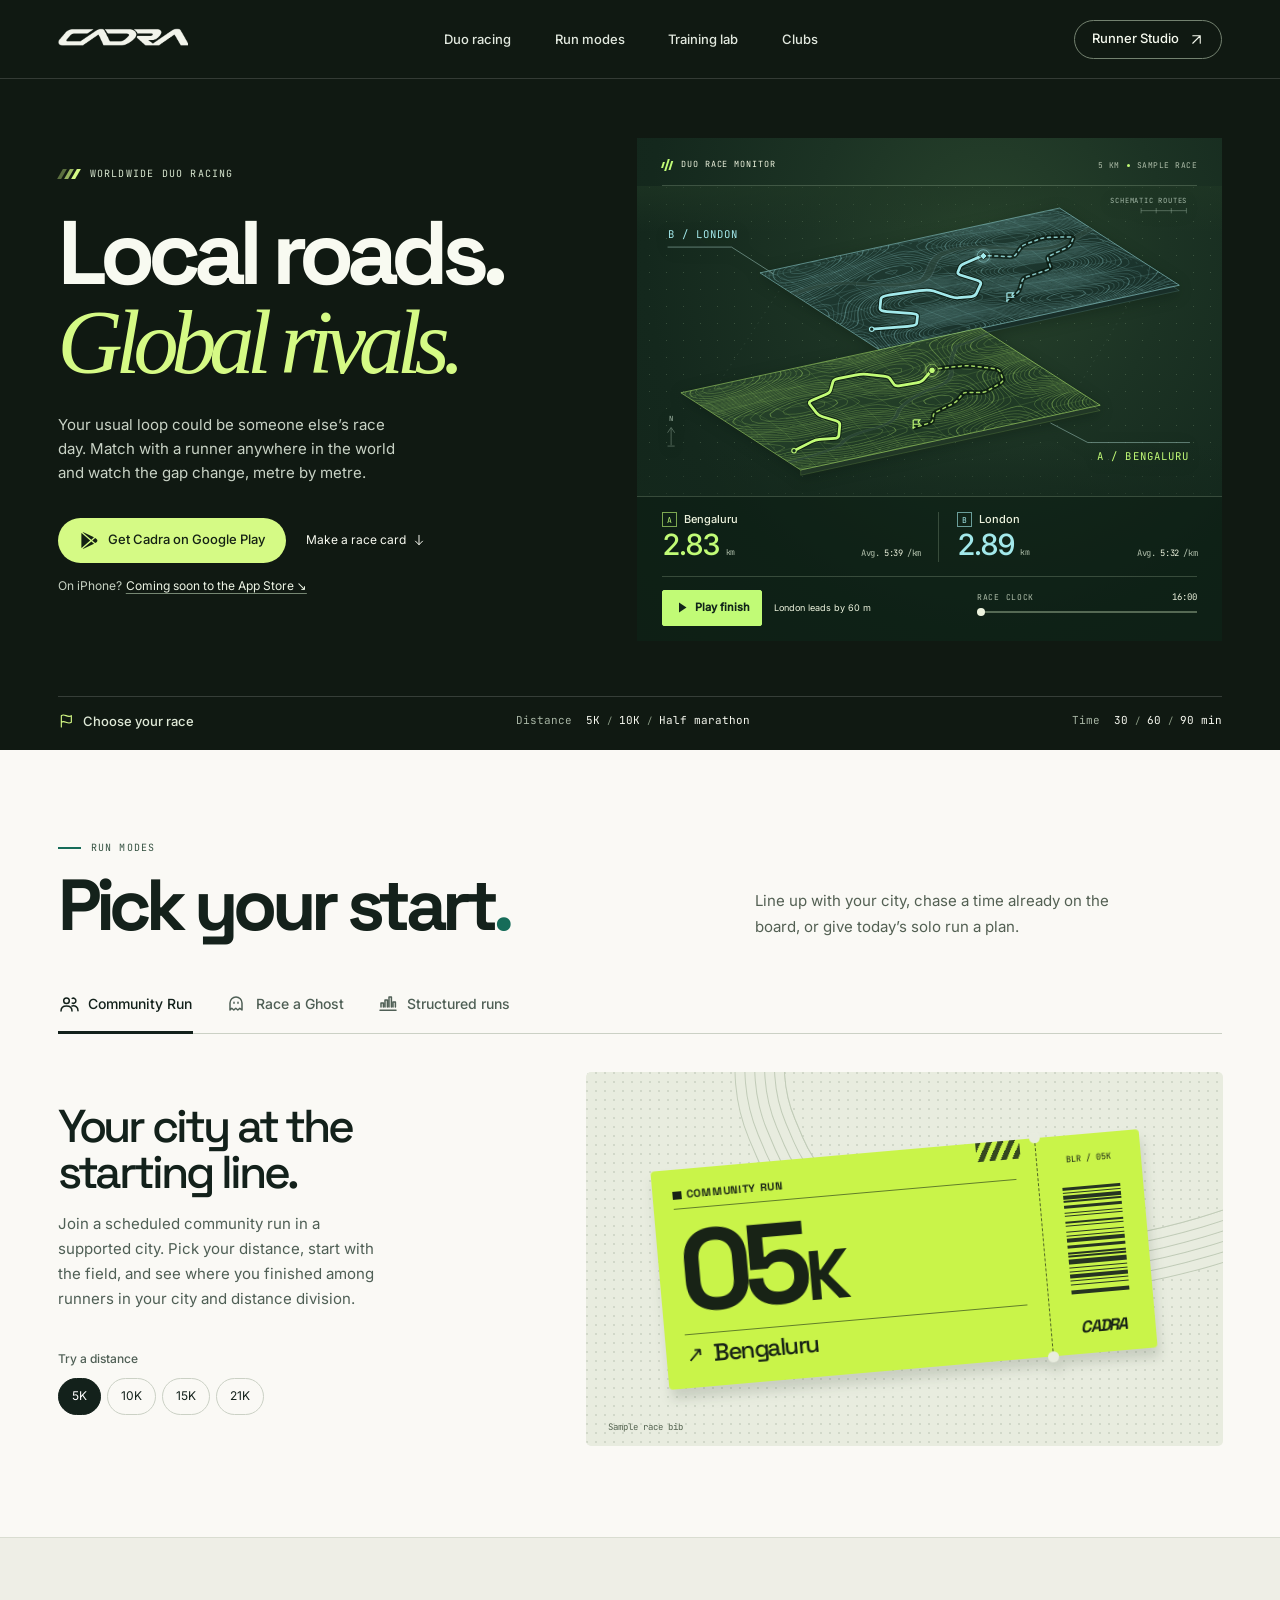
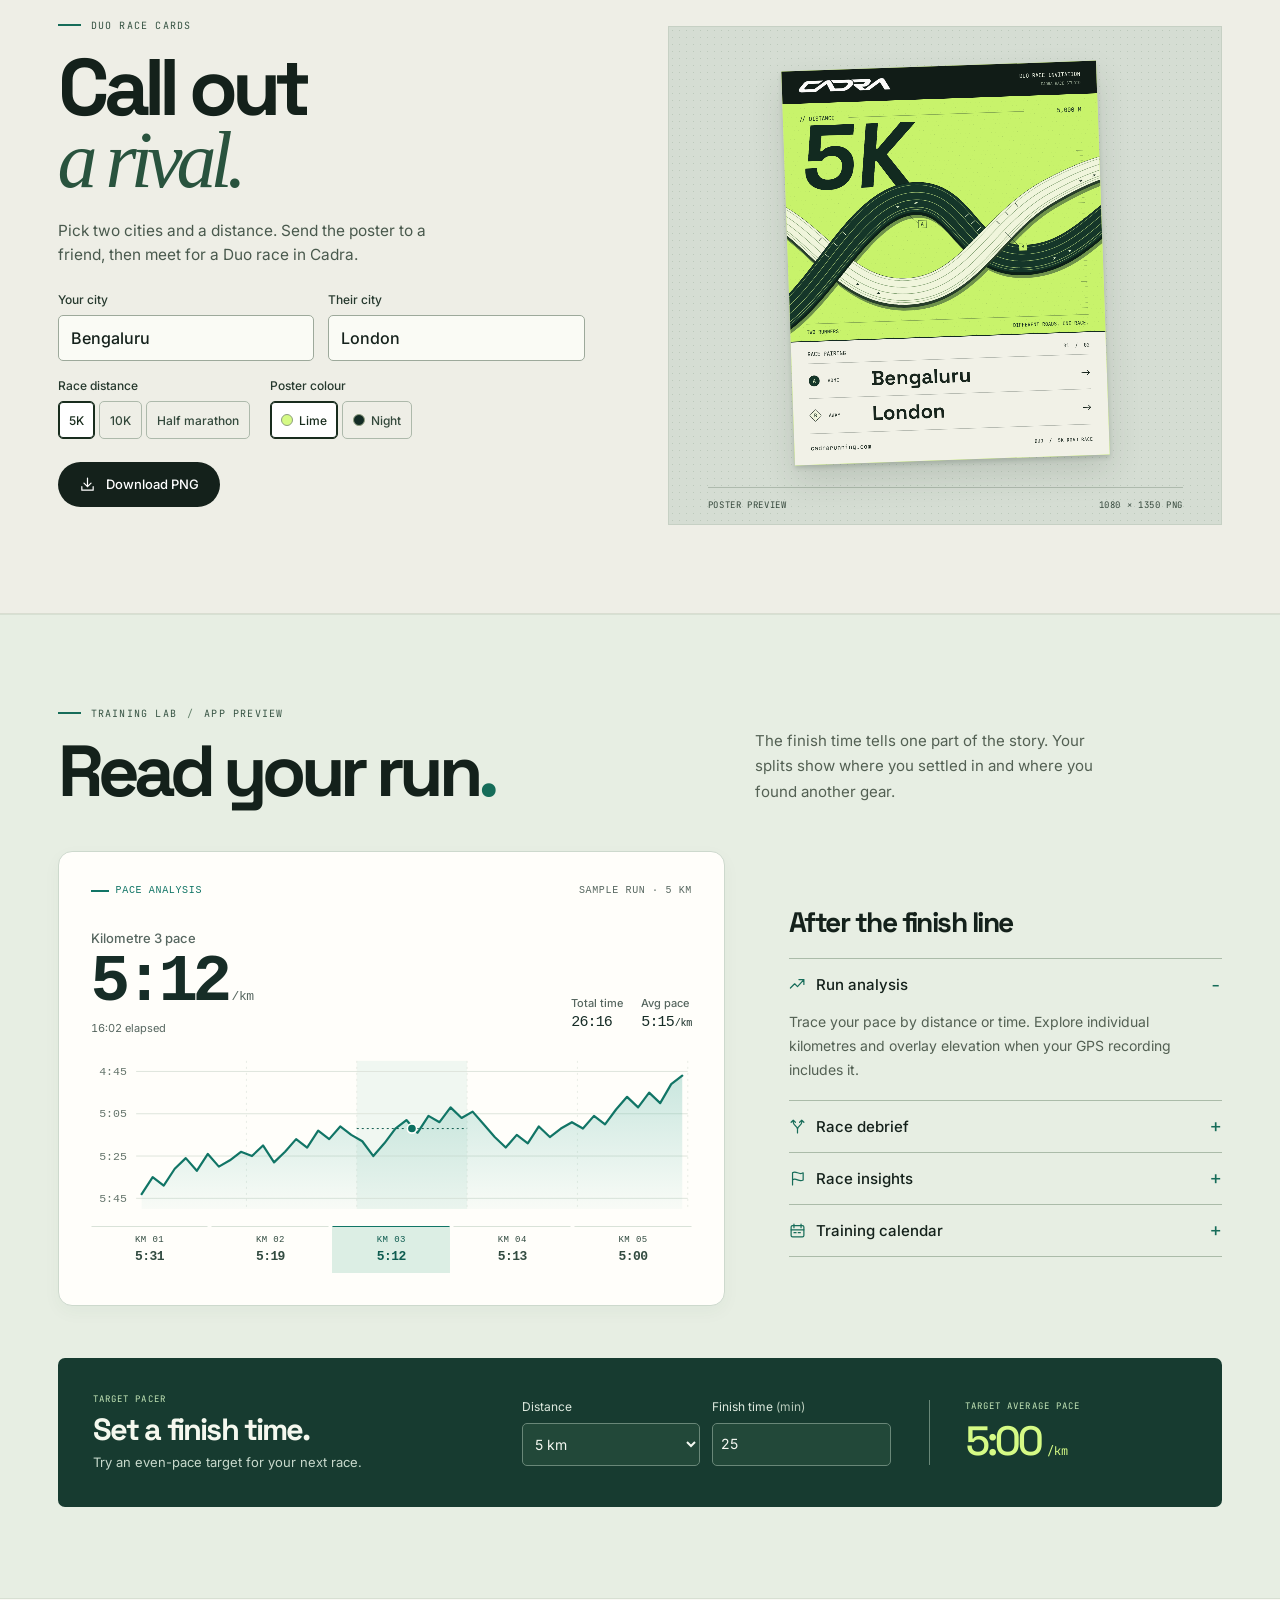
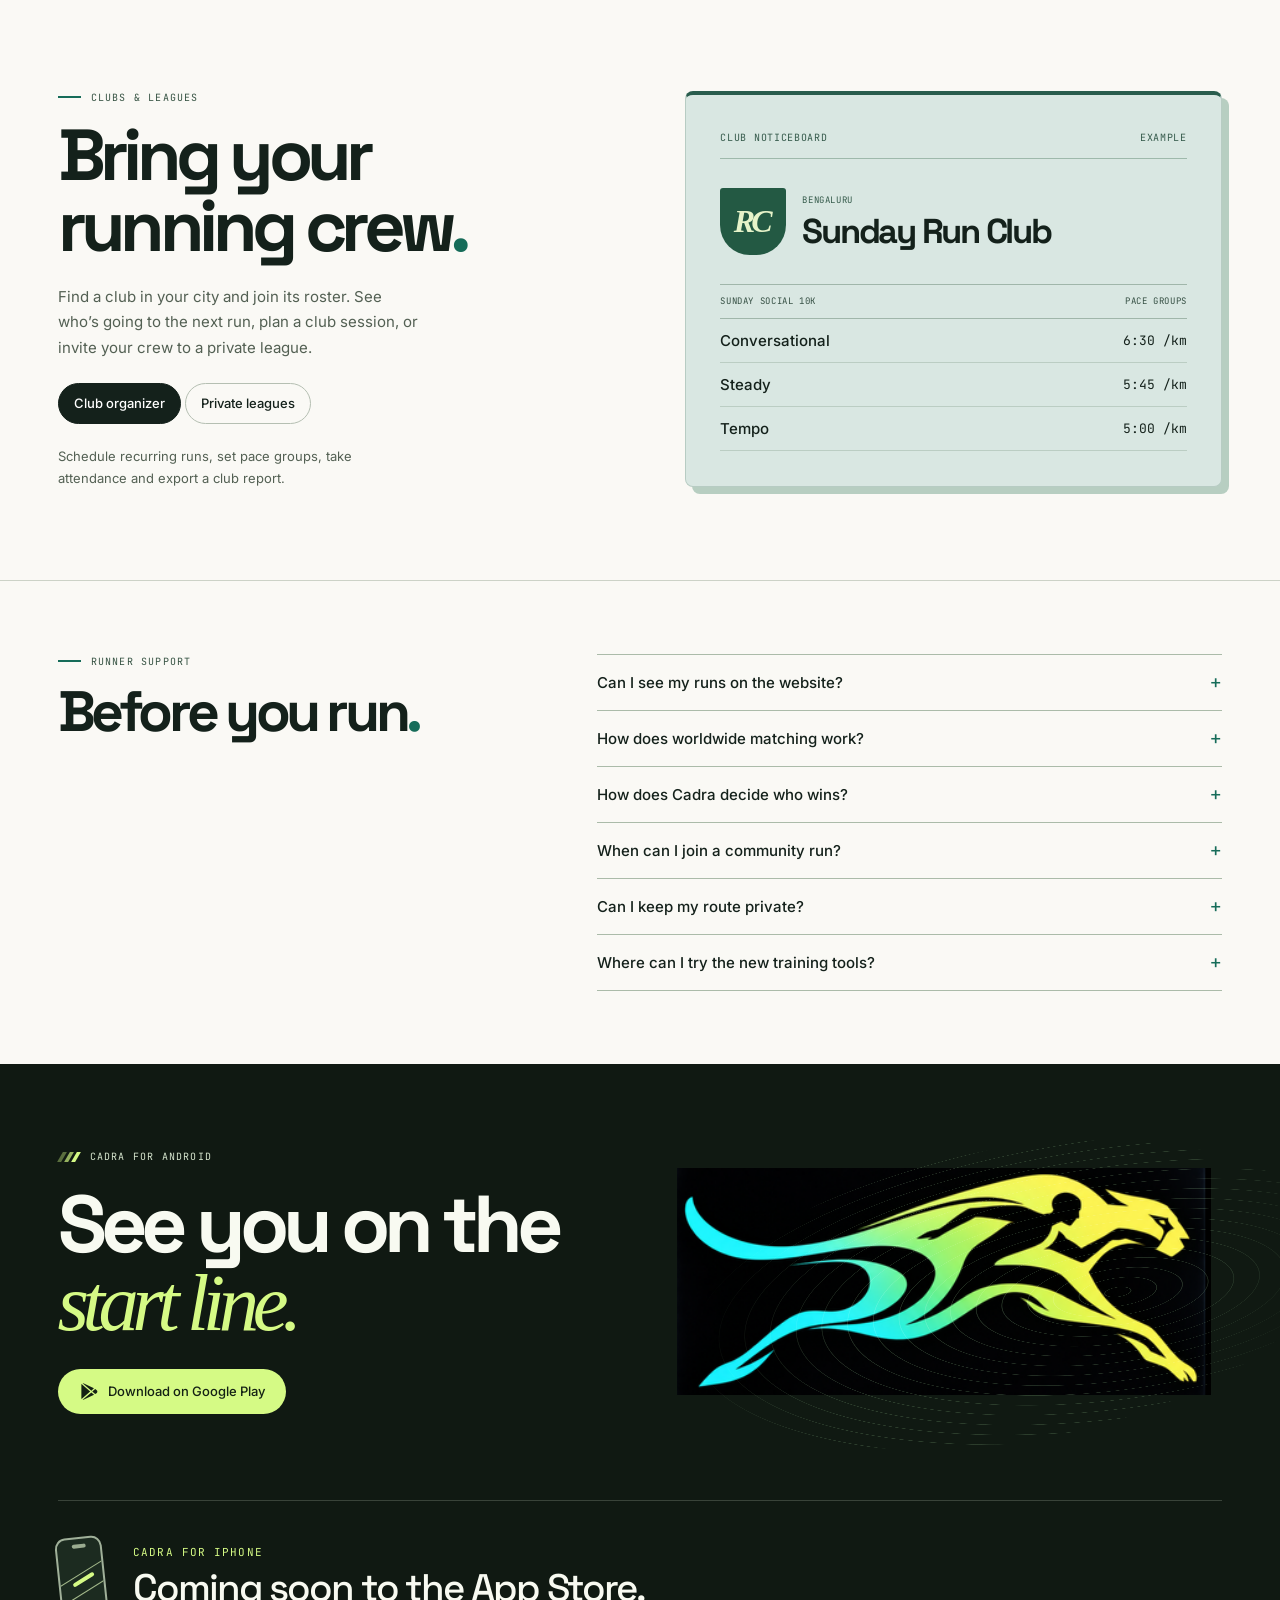
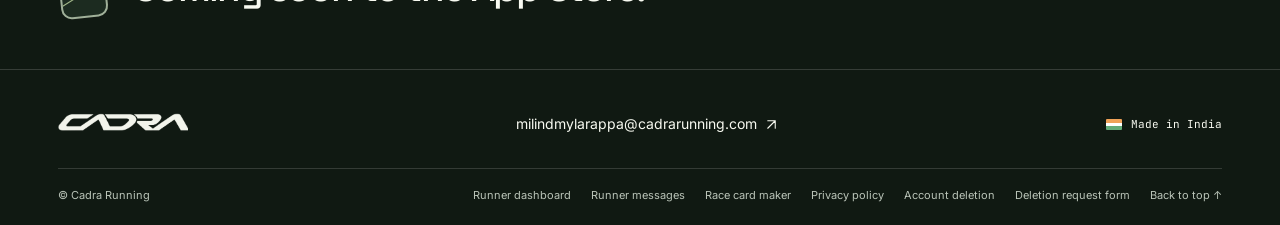
<file: index.html>
<!doctype html>
<html lang="en">
<head>
  <meta charset="utf-8">
  <meta name="viewport" content="width=device-width, initial-scale=1, viewport-fit=cover">
  <meta name="theme-color" content="#101912">
  <meta name="description" content="Race a runner anywhere in the world, join a city start line, or chase a past performance. Explore Cadra’s running modes and new training tools.">
  <meta property="og:title" content="Cadra Running — Local roads. Global rivals.">
  <meta property="og:description" content="Meet the runner on the other side of your 5K. Try a Duo race, explore city runs and get to know your splits.">
  <meta property="og:type" content="website">
  <link rel="canonical" href="https://cadrarunning.com/">
  <meta property="og:url" content="https://cadrarunning.com/">
  <meta property="og:image" content="https://cadrarunning.com/assets/cadra-icon.png">
  <meta property="og:image:alt" content="Cadra Running">
  <title>Cadra Running — Local roads. Global rivals.</title>
  <link rel="icon" href="assets/cadra-icon.png">
  <link rel="preload" href="assets/space-grotesk-latin-700-normal.woff2" as="font" type="font/woff2" crossorigin>
  <link rel="stylesheet" href="site.css">
  <link rel="stylesheet" href="iphone.css">
  <link rel="stylesheet" href="race.css">
  <link rel="stylesheet" href="modes.css">
  <link rel="stylesheet" href="analysis.css">
  <script src="race.js" defer></script>
  <script src="modes.js" defer></script>
  <script src="analysis.js" defer></script>
  <link rel="stylesheet" href="race-card.css">
  <script src="race-card-art.js" defer></script>
  <script src="race-card.js" defer></script>
  <script src="site.js" defer></script>
</head>
<body id="top">
  <a class="skip-link" href="#main">Skip to content</a>
  <svg class="symbols" aria-hidden="true" xmlns="http://www.w3.org/2000/svg">
    <symbol id="arrow" viewBox="0 0 24 24"><path d="M5 12h14m-6-6 6 6-6 6"/></symbol>
    <symbol id="north" viewBox="0 0 24 24"><path d="M6 18 18 6M6 6h12v12"/></symbol>
    <symbol id="down" viewBox="0 0 24 24"><path d="M12 4v16m-6-6 6 6 6-6"/></symbol>
    <symbol id="flag" viewBox="0 0 24 24"><path d="M5 21V4c5-4 9 4 15 0v10c-6 4-10-4-15 0"/></symbol>
    <symbol id="split" viewBox="0 0 24 24"><path d="M12 21v-5c0-5-6-5-6-10V3m12 0v3c0 5-6 5-6 10M3 6l3-3 3 3m6 0 3-3 3 3"/></symbol>
    <symbol id="trend" viewBox="0 0 24 24"><path d="m2 17 6-6 4 4 9-10m-7 0h7v7"/></symbol>
    <symbol id="calendar" viewBox="0 0 24 24"><rect x="3" y="5" width="18" height="16" rx="2"/><path d="M7 3v5m10-5v5M3 11h18m-14 4h3m3 0h3"/></symbol>
    <symbol id="playmark" viewBox="0 0 24 24"><path fill="currentColor" stroke="none" d="M3.2 2.6 14.1 12 3.2 21.4a2.1 2.1 0 0 1-.2-.9v-17q0-.5.2-.9Zm1.4-1.1 11 9.4 3.3-2.9L5.5 1.6q-.5-.2-.9-.1Zm15.8 7.3-3.6 3.2 3.6 3.1 1.7-1c1.5-.9 1.5-3.3 0-4.1Zm-4.8 4.4-11 9.3q.5.1 1-.1L19 16Z"/></symbol>
  </svg>
  <div class="opening">
    <header class="mast shell">
      <a href="#top" class="brand-link" aria-label="Cadra home"><span class="brand-word"><img src="assets/cadra-wordmark.png" alt="Cadra" width="2172" height="724"></span></a>
      <button class="menu-button" type="button" aria-expanded="false" aria-controls="site-nav">Menu <span aria-hidden="true">☰</span></button>
      <nav class="mast-nav" id="site-nav" aria-label="Main navigation">
        <a href="#duo">Duo racing</a><a href="#modes">Run modes</a><a href="#training">Training lab</a><a href="#clubs">Clubs</a>
      </nav>
      <a class="mast-cta" href="runner.html">Runner Studio <svg class="ui-icon"><use href="#north"/></svg></a>
    </header>
  </div>
  <main id="main">
    <section class="opening hero" id="duo" aria-labelledby="hero-title">
      <div class="shell intro-grid">
        <div class="intro-copy">
          <p class="eyeline light-eye"><span class="speed-mark" aria-hidden="true"><i></i><i></i><i></i></span>Worldwide Duo racing</p>
          <h1 id="hero-title">Local roads.<br><em>Global rivals.</em></h1>
          <p class="hero-text">Your usual loop could be someone else’s race day. Match with a runner anywhere in the world and watch the gap change, metre by metre.</p>
          <div class="hero-actions">
            <a class="pill accent" href="https://play.google.com/store/apps/details?id=com.velocitylive.myapp"><svg class="ui-icon"><use href="#playmark"/></svg>Get Cadra on Google Play</a>
            <a class="plain-link" href="#race-card">Make a race card <svg class="ui-icon"><use href="#down"/></svg></a>
          </div>
          <a class="iphone-note" href="#iphone-release-title">On iPhone? <span>Coming soon to the App Store ↘</span></a>
        </div>
        <div class="broadcast"><cadra-race><p class="fallback">Duo race demo · Bengaluru and London · 5 km. Each runner follows their own route while both see distance, pace and gap.</p></cadra-race></div>
      </div>
      <div class="shell formats"><div class="format-title"><svg class="ui-icon"><use href="#flag"/></svg> Choose your race</div><div><span>Distance</span><b>5K <i>/</i> 10K <i>/</i> Half marathon</b></div><div><span>Time</span><b>30 <i>/</i> 60 <i>/</i> 90 min</b></div></div>
    </section>

    <section id="modes" class="shell modes-section block" aria-labelledby="modes-title">
      <div class="section-heading"><div><p class="eyeline"><span class="dash"></span> Run modes</p><h2 id="modes-title">Pick your start<span>.</span></h2></div><p>Line up with your city, chase a time already on the board, or give today’s solo run a plan.</p></div>
      <cadra-modes><div class="fallback">Join a scheduled Community Run in your city, race a saved run as a ghost, or choose a structured solo session.</div></cadra-modes>
    </section>

    <section id="race-card" class="invitation" aria-labelledby="card-title">
      <div class="shell invitation-layout">
        <div class="invitation-copy">
          <p class="eyeline"><span class="dash"></span> Duo race cards</p>
          <h2 id="card-title">Call out<br><em>a rival.</em></h2>
          <p class="invitation-intro">Pick two cities and a distance. Send the poster to a friend, then meet for a Duo race in Cadra.</p>
          <form id="card-form">
            <div class="card-fields"><label for="card-home">Your city<input id="card-home" type="text" maxlength="32" value="Bengaluru" required autocomplete="off" dir="auto"></label>
            <label for="card-away">Their city<input id="card-away" type="text" maxlength="32" value="London" required autocomplete="off" dir="auto"></label></div>
            <div class="card-choices"><fieldset><legend>Race distance</legend><div class="distance-choices">
              <label><input type="radio" name="card-distance" value="5K" checked><span>5K</span></label>
              <label><input type="radio" name="card-distance" value="10K"><span>10K</span></label>
              <label><input type="radio" name="card-distance" value="HALF"><span>Half marathon</span></label>
            </div></fieldset>
            <fieldset><legend>Poster colour</legend><div class="palette-choices">
              <label><input type="radio" name="card-palette" value="lime" checked><span><i class="lime-chip"></i>Lime</span></label>
              <label><input type="radio" name="card-palette" value="night"><span><i class="night-chip"></i>Night</span></label>
            </div></fieldset></div>
            <div class="card-actions"><button class="pill dark-pill" id="card-save" type="button" disabled><svg class="ui-icon" viewBox="0 0 24 24" aria-hidden="true"><path d="M12 3v12m-5-5 5 5 5-5M4 15v5h16v-5"/></svg>Download PNG</button>
              <button type="button" id="card-share" class="card-share" hidden>Share poster <svg class="ui-icon"><use href="#north"/></svg></button>
            </div><p id="card-status" class="card-status" role="status"></p>
          </form>
          <noscript><p>Enable JavaScript to design and save a race card.</p></noscript>
        </div>
        <figure class="poster-board">
          <div class="poster-sheet"><canvas id="card-canvas" width="1080" height="1350" role="img" aria-label="Duo race invitation from Bengaluru to London, 5K">Duo race invitation, Bengaluru and London, 5K.</canvas></div>
          <figcaption>Poster preview <span>1080 × 1350 PNG</span></figcaption>
        </figure>
      </div>
    </section>

    <section class="lab block" id="training" aria-labelledby="training-title"><div class="shell">
      <div class="section-heading"><div><p class="eyeline"><span class="dash"></span> Training lab <span class="eyebreak">/</span> App preview</p><h2 id="training-title">Read your run<span>.</span></h2></div><p>The finish time tells one part of the story. Your splits show where you settled in and where you found another gear.</p></div>
      <div class="lab-grid">
        <div class="analysis-host"><cadra-analysis><p class="fallback">Sample 5K in 26:16. From kilometre one to five, the splits are 5:31, 5:19, 5:12, 5:13 and 5:00 per kilometre.</p></cadra-analysis></div>
        <div class="lab-tools">
          <h3>After the finish line</h3>
          <details open><summary><svg class="ui-icon"><use href="#trend"/></svg>Run analysis</summary><p>Trace your pace by distance or time. Explore individual kilometres and overlay elevation when your GPS recording includes it.</p></details>
          <details><summary><svg class="ui-icon"><use href="#split"/></svg>Race debrief</summary><p>Once both runners have synced, replay how the gap changed. Find the kilometre where you gained the most time and the moments the lead switched.</p></details>
          <details><summary><svg class="ui-icon"><use href="#flag"/></svg>Race insights</summary><p>Compare two saved runs over the same distance. Look beyond the finish times to see which splits changed.</p></details>
          <details><summary><svg class="ui-icon"><use href="#calendar"/></svg>Training calendar</summary><p>Build a four- to sixteen-week plan around your goal and available days. Move sessions when your week changes.</p></details>
        </div>
      </div>
      <div class="pacer">
        <div class="pacer-copy"><p class="eyeline">Target pacer</p><h3>Set a finish time.</h3><p>Try an even-pace target for your next race.</p></div>
        <form class="pacer-form" id="pacer-form">
          <label>Distance<select id="pacer-distance" name="distance"><option value="5">5 km</option><option value="10">10 km</option><option value="21.1">Half marathon</option></select></label>
          <label>Finish time <span>(min)</span><input id="pacer-minutes" type="number" name="minutes" step="1" min="1" max="720" inputmode="numeric" value="25" required></label>
        </form>
        <div class="pace-result"><span class="eyeline" id="pace-label">Target average pace</span><output id="pacer-result" aria-labelledby="pace-label" for="pacer-distance pacer-minutes" aria-live="polite">5:00 <small>/km</small></output></div>
      </div>
    </div></section>

    <section class="shell block clubs" id="clubs" aria-labelledby="club-title">
      <div class="club-copy"><p class="eyeline"><span class="dash"></span> Clubs &amp; leagues</p><h2 id="club-title">Bring your<br>running crew<span>.</span></h2><p>Find a club in your city and join its roster. See who’s going to the next run, plan a club session, or invite your crew to a private league.</p>
        <div class="club-switch" role="group" aria-label="Choose club preview"><button type="button" aria-pressed="true" data-club="schedule">Club organizer</button><button type="button" aria-pressed="false" data-club="league">Private leagues</button></div>
        <p class="club-extra" id="club-info" aria-live="polite">Schedule recurring runs, set pace groups, take attendance and export a club report.</p>
      </div>
      <div class="club-art" id="club-board">
        <div class="club-topline"><span>Club noticeboard</span><span>Example</span></div>
        <div class="club-board-title"><span class="club-crest" aria-hidden="true">RC</span><div><span class="club-loc">Bengaluru</span><h3>Sunday Run Club</h3></div></div>
        <div id="club-sample"><div class="notice-head"><span>Sunday social 10K</span><span>Pace groups</span></div><ol class="club-rows"><li><b>Conversational</b><span>6:30 /km</span></li><li><b>Steady</b><span>5:45 /km</span></li><li><b>Tempo</b><span>5:00 /km</span></li></ol></div>
      </div>
    </section>

    <section class="questions" id="questions" aria-labelledby="faq-title"><div class="shell faq-grid">
      <div><p class="eyeline"><span class="dash"></span> Runner support</p><h2 id="faq-title">Before you run<span>.</span></h2></div>
      <div class="faq-items">
        <details><summary>Can I see my runs on the website?</summary><p>Yes. <a href="runner.html">Sign in with your Cadra account</a> to open Runner Studio. Explore your runs and splits, find and follow other runners, and catch up with your clubs and training plan.</p></details>
        <details><summary>How does worldwide matching work?</summary><p>Choose Duo and pick a distance or time limit. Cadra searches for another runner looking for that format. When you match, you start on a shared countdown. If nobody matches in the search window, try a ghost race.</p></details>
        <details><summary>How does Cadra decide who wins?</summary><p>In a distance race, the first runner to cover the chosen distance wins. In a timed race, you compete to cover the most distance before the clock runs out. Both runners can follow the gap during the race.</p></details>
        <details><summary>When can I join a community run?</summary><p>Check the community event in the app for your city’s scheduled local start. Join a distance division while the lobby is open, then see how your finish time compares with others in that division.</p></details>
        <details><summary>Can I keep my route private?</summary><p>Ghost Mode hides your real-time map location from other runners. Your opponent can still see the distance, pace and gap they need to race. <a href="https://cadrarunning.com/privacy.html">Read the privacy policy</a>.</p></details>
        <details><summary>Where can I try the new training tools?</summary><p>Run analysis, race debrief, target pacer, race insights, training calendar, private leagues and club organizer are available to testers in Cadra Preview with preview access enabled. Availability in the store version can differ.</p></details>
      </div>
    </div></section>

    <section id="download" class="download" aria-labelledby="download-title"><div class="shell download-inner">
      <div><p class="eyeline light-eye"><span class="speed-mark" aria-hidden="true"><i></i><i></i><i></i></span> Cadra for Android</p><h2 id="download-title">See you on the<br><em>start line.</em></h2><a class="pill accent" href="https://play.google.com/store/apps/details?id=com.velocitylive.myapp"><svg class="ui-icon"><use href="#playmark"/></svg>Download on Google Play</a></div>
      <div class="finish-art" aria-hidden="true"><div class="finish-lines"></div><div class="panther"><img src="assets/cadra-icon.png" alt="" width="512" height="512" loading="lazy"></div></div>
    </div>
<aside class="shell iphone-release" aria-labelledby="iphone-release-title">
  <div class="iphone-release__inner">
    <div class="iphone-release__device" aria-hidden="true">
      <span class="iphone-release__island"></span>
      <span class="iphone-release__lanes"></span>
    </div>
    <div class="iphone-release__copy">
      <p>Cadra for iPhone</p>
      <h3 id="iphone-release-title">Coming soon to the App Store.</h3>
    </div>
  </div>
</aside>
    </section>
  </main>
  <footer class="foot"><div class="shell">
    <div class="foot-main"><a href="#top" class="brand-link" aria-label="Cadra home"><span class="brand-word"><img src="assets/cadra-wordmark.png" alt="Cadra" width="2172" height="724" loading="lazy"></span></a><a class="contact" href="mailto:milindmylarappa@cadrarunning.com">milindmylarappa@cadrarunning.com <svg class="ui-icon"><use href="#north"/></svg></a><span class="made"><span class="india" aria-hidden="true"></span>Made in India</span></div>
    <div class="foot-legal"><span>© Cadra Running</span><div><a href="runner.html">Runner dashboard</a><a id="messages-link" href="runner.html?view=messages">Runner messages</a><a href="#race-card">Race card maker</a><a href="https://cadrarunning.com/privacy.html">Privacy policy</a><a href="https://cadrarunning.com/delete-account.html">Account deletion</a><button type="button" id="request-open">Deletion request form</button><a href="#top">Back to top ↑</a></div></div>
  </div></footer>

  <dialog id="deletion" aria-labelledby="deletion-title"><form method="dialog" class="close-form"><button class="close-dialog" type="submit" aria-label="Close deletion request">×</button></form>
    <p class="eyeline"><span class="dash"></span> Account support</p><h2 id="deletion-title">Request account deletion.</h2><p>Enter your registered email to prepare a request. Send the draft from your email app so Cadra support can verify your account.</p>
    <form id="deletion-form"><label>Registered email<input name="email" type="email" autocomplete="email" required></label><button type="submit" class="pill dark-pill">Prepare email <svg class="ui-icon"><use href="#north"/></svg></button><div class="mail-result" role="status"></div></form>
    <a class="policy-link" href="https://cadrarunning.com/delete-account.html">Deletion process and retention details ↗</a>
  </dialog>
</body>
</html>
</file>
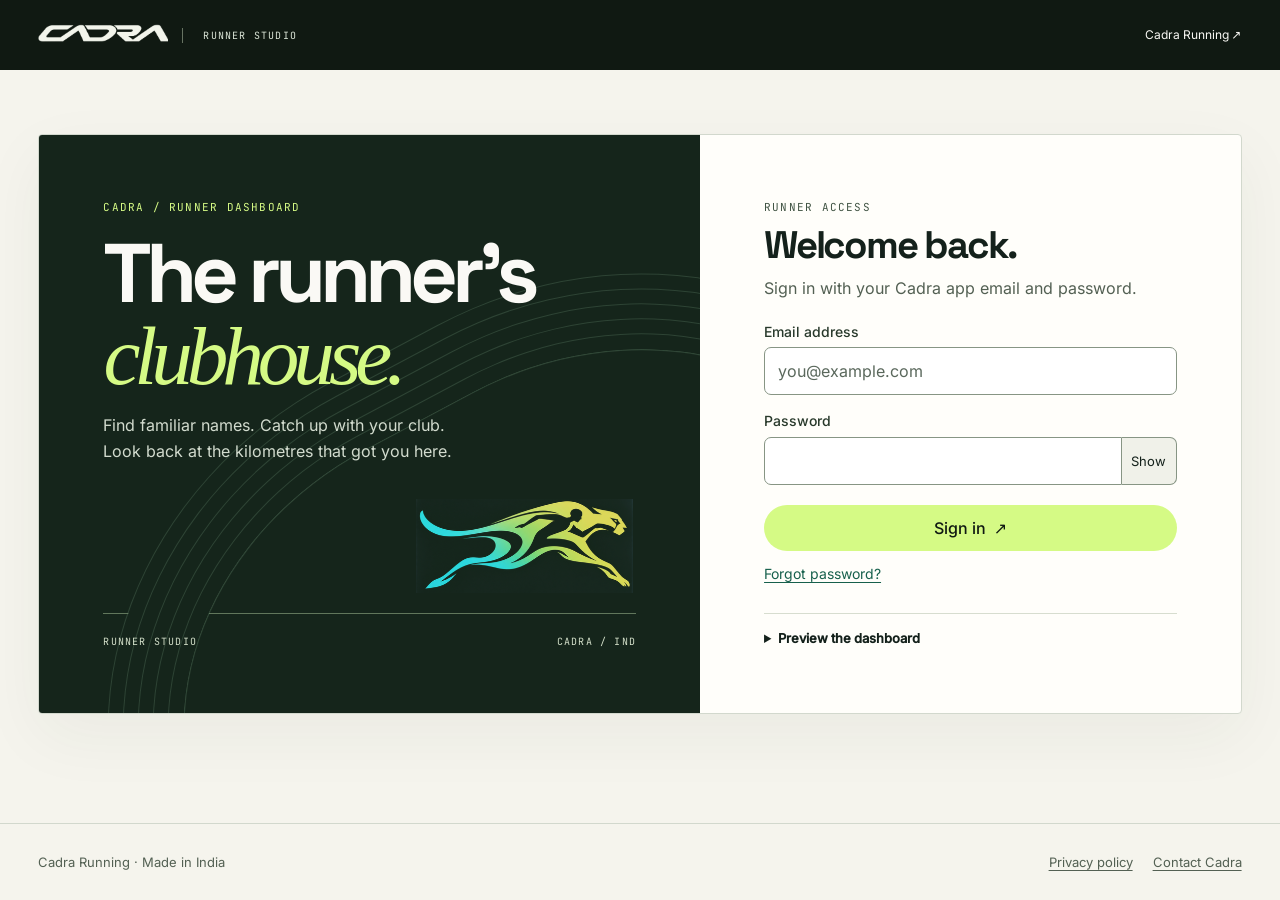
<file: runner/index.html>
<!doctype html><html lang="en"><head><meta charset="utf-8"><meta name="viewport" content="width=device-width,initial-scale=1"><meta name="referrer" content="no-referrer"><meta name="robots" content="noindex"><title>Open Runner Studio · Cadra</title><script src="/runner/redirect.js"></script><noscript><meta http-equiv="refresh" content="0;url=/runner.html"></noscript></head><body><a href="/runner.html">Open Cadra Runner Studio</a></body></html>
</file>
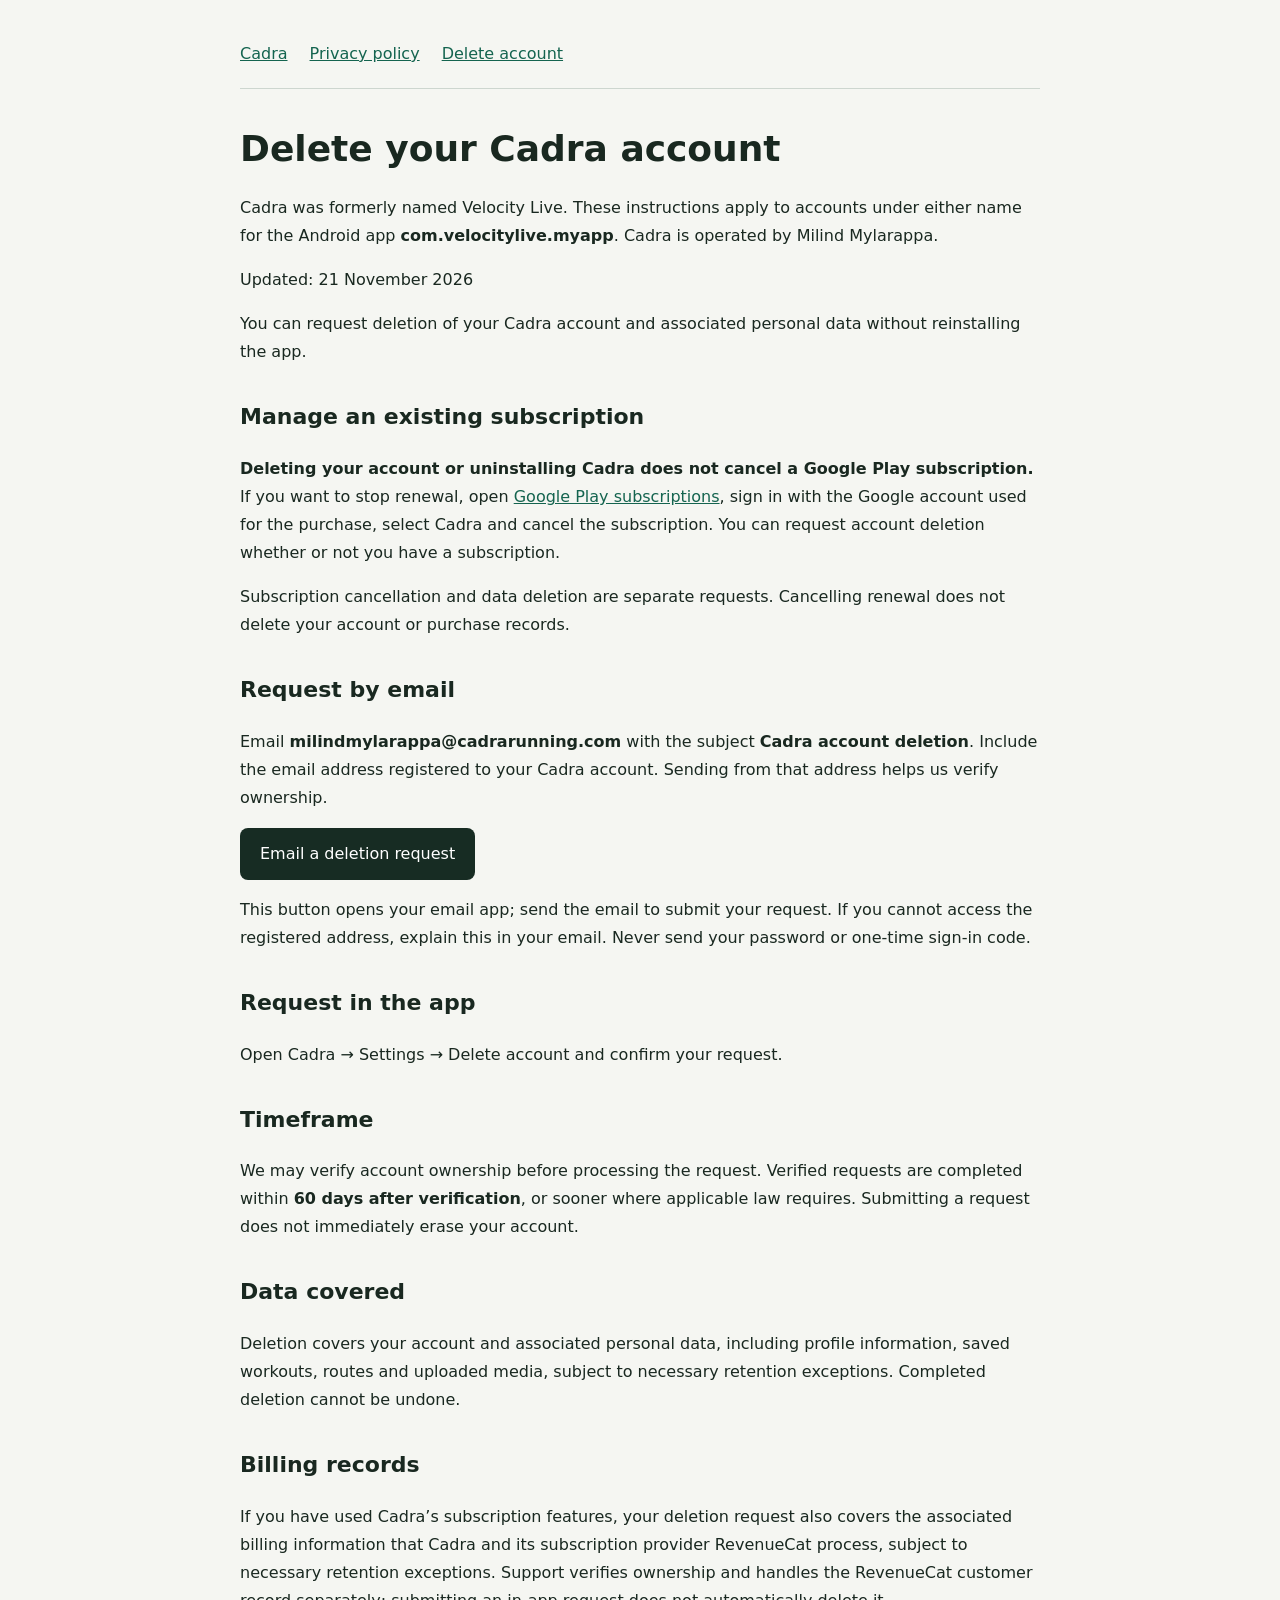
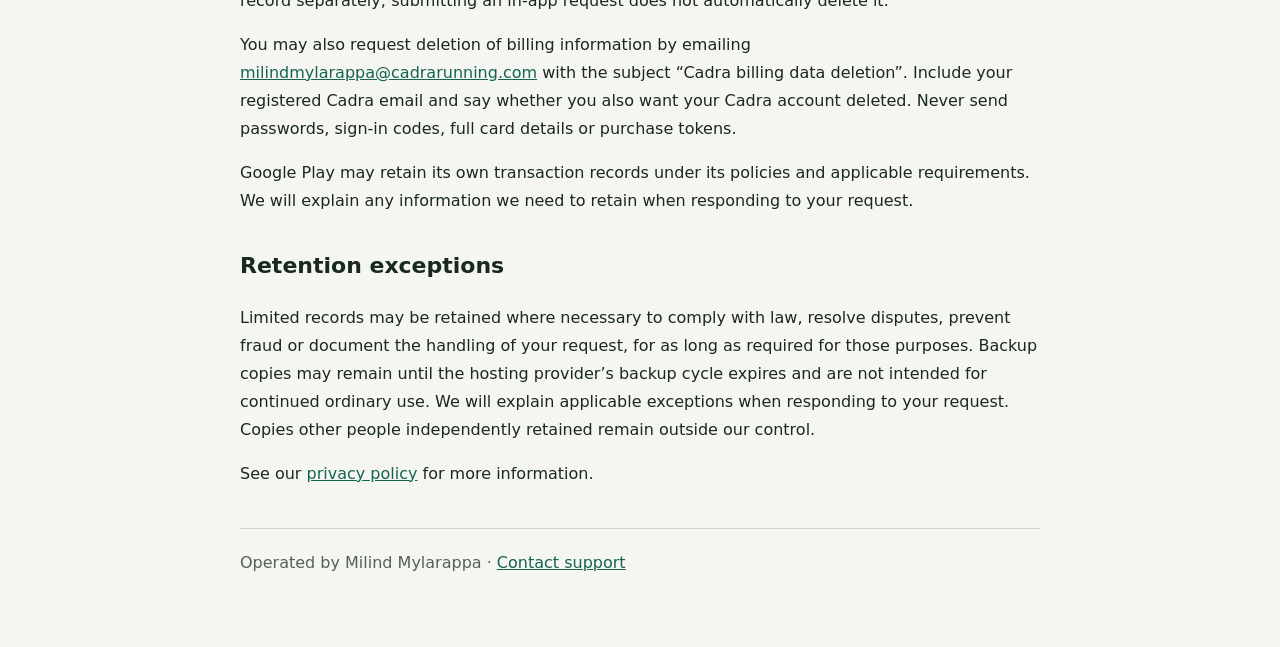
<file: delete-account.html>
<!doctype html><html lang="en"><head><meta charset="utf-8"><meta name="viewport" content="width=device-width,initial-scale=1"><title>Delete your account | Cadra</title><style>body{margin:0;background:#f5f6f2;color:#192820;font:16px/1.75 system-ui,sans-serif}main{max-width:800px;margin:auto;padding:40px 24px 70px}nav{display:flex;gap:22px;flex-wrap:wrap;border-bottom:1px solid #cdd6cf;padding-bottom:20px}a{color:#14644f}h1{font-size:36px;line-height:1.2;margin-top:38px}h2{font-size:22px;margin-top:32px}p{overflow-wrap:anywhere}.button{display:inline-block;background:#172c23;color:#fff;padding:12px 20px;border-radius:8px;text-decoration:none}footer{margin-top:40px;border-top:1px solid #cdd6cf;padding-top:20px;color:#526158}</style></head><body><main><nav><a href="./index.html">Cadra</a><a href="./privacy.html">Privacy policy</a><a href="./delete-account.html">Delete account</a></nav><h1>Delete your Cadra account</h1><p>Cadra was formerly named Velocity Live. These instructions apply to accounts under either name for the Android app <strong>com.velocitylive.myapp</strong>. Cadra is operated by Milind Mylarappa.</p><p>Updated: 21 November 2026</p><p>You can request deletion of your Cadra account and associated personal data without reinstalling the app.</p><h2>Manage an existing subscription</h2><p><strong>Deleting your account or uninstalling Cadra does not cancel a Google Play subscription.</strong> If you want to stop renewal, open <a href="https://play.google.com/store/account/subscriptions">Google Play subscriptions</a>, sign in with the Google account used for the purchase, select Cadra and cancel the subscription. You can request account deletion whether or not you have a subscription.</p><p>Subscription cancellation and data deletion are separate requests. Cancelling renewal does not delete your account or purchase records.</p><h2>Request by email</h2><p>Email <strong>milindmylarappa@cadrarunning.com</strong> with the subject <strong>Cadra account deletion</strong>. Include the email address registered to your Cadra account. Sending from that address helps us verify ownership.</p><p><a class="button" href="mailto:milindmylarappa@cadrarunning.com?subject=Cadra%20account%20deletion">Email a deletion request</a></p><p>This button opens your email app; send the email to submit your request. If you cannot access the registered address, explain this in your email. Never send your password or one-time sign-in code.</p><h2>Request in the app</h2><p>Open Cadra → Settings → Delete account and confirm your request.</p><h2>Timeframe</h2><p>We may verify account ownership before processing the request. Verified requests are completed within <strong>60 days after verification</strong>, or sooner where applicable law requires. Submitting a request does not immediately erase your account.</p><h2>Data covered</h2><p>Deletion covers your account and associated personal data, including profile information, saved workouts, routes and uploaded media, subject to necessary retention exceptions. Completed deletion cannot be undone.</p><h2>Billing records</h2><p>If you have used Cadra’s subscription features, your deletion request also covers the associated billing information that Cadra and its subscription provider RevenueCat process, subject to necessary retention exceptions. Support verifies ownership and handles the RevenueCat customer record separately; submitting an in-app request does not automatically delete it.</p><p>You may also request deletion of billing information by emailing <a href="mailto:milindmylarappa@cadrarunning.com?subject=Cadra%20billing%20data%20deletion">milindmylarappa@cadrarunning.com</a> with the subject “Cadra billing data deletion”. Include your registered Cadra email and say whether you also want your Cadra account deleted. Never send passwords, sign-in codes, full card details or purchase tokens.</p><p>Google Play may retain its own transaction records under its policies and applicable requirements. We will explain any information we need to retain when responding to your request.</p><h2>Retention exceptions</h2><p>Limited records may be retained where necessary to comply with law, resolve disputes, prevent fraud or document the handling of your request, for as long as required for those purposes. Backup copies may remain until the hosting provider’s backup cycle expires and are not intended for continued ordinary use. We will explain applicable exceptions when responding to your request. Copies other people independently retained remain outside our control.</p><p>See our <a href="./privacy.html">privacy policy</a> for more information.</p><footer>Operated by Milind Mylarappa · <a href="mailto:milindmylarappa@cadrarunning.com">Contact support</a></footer></main></body></html>
</file>
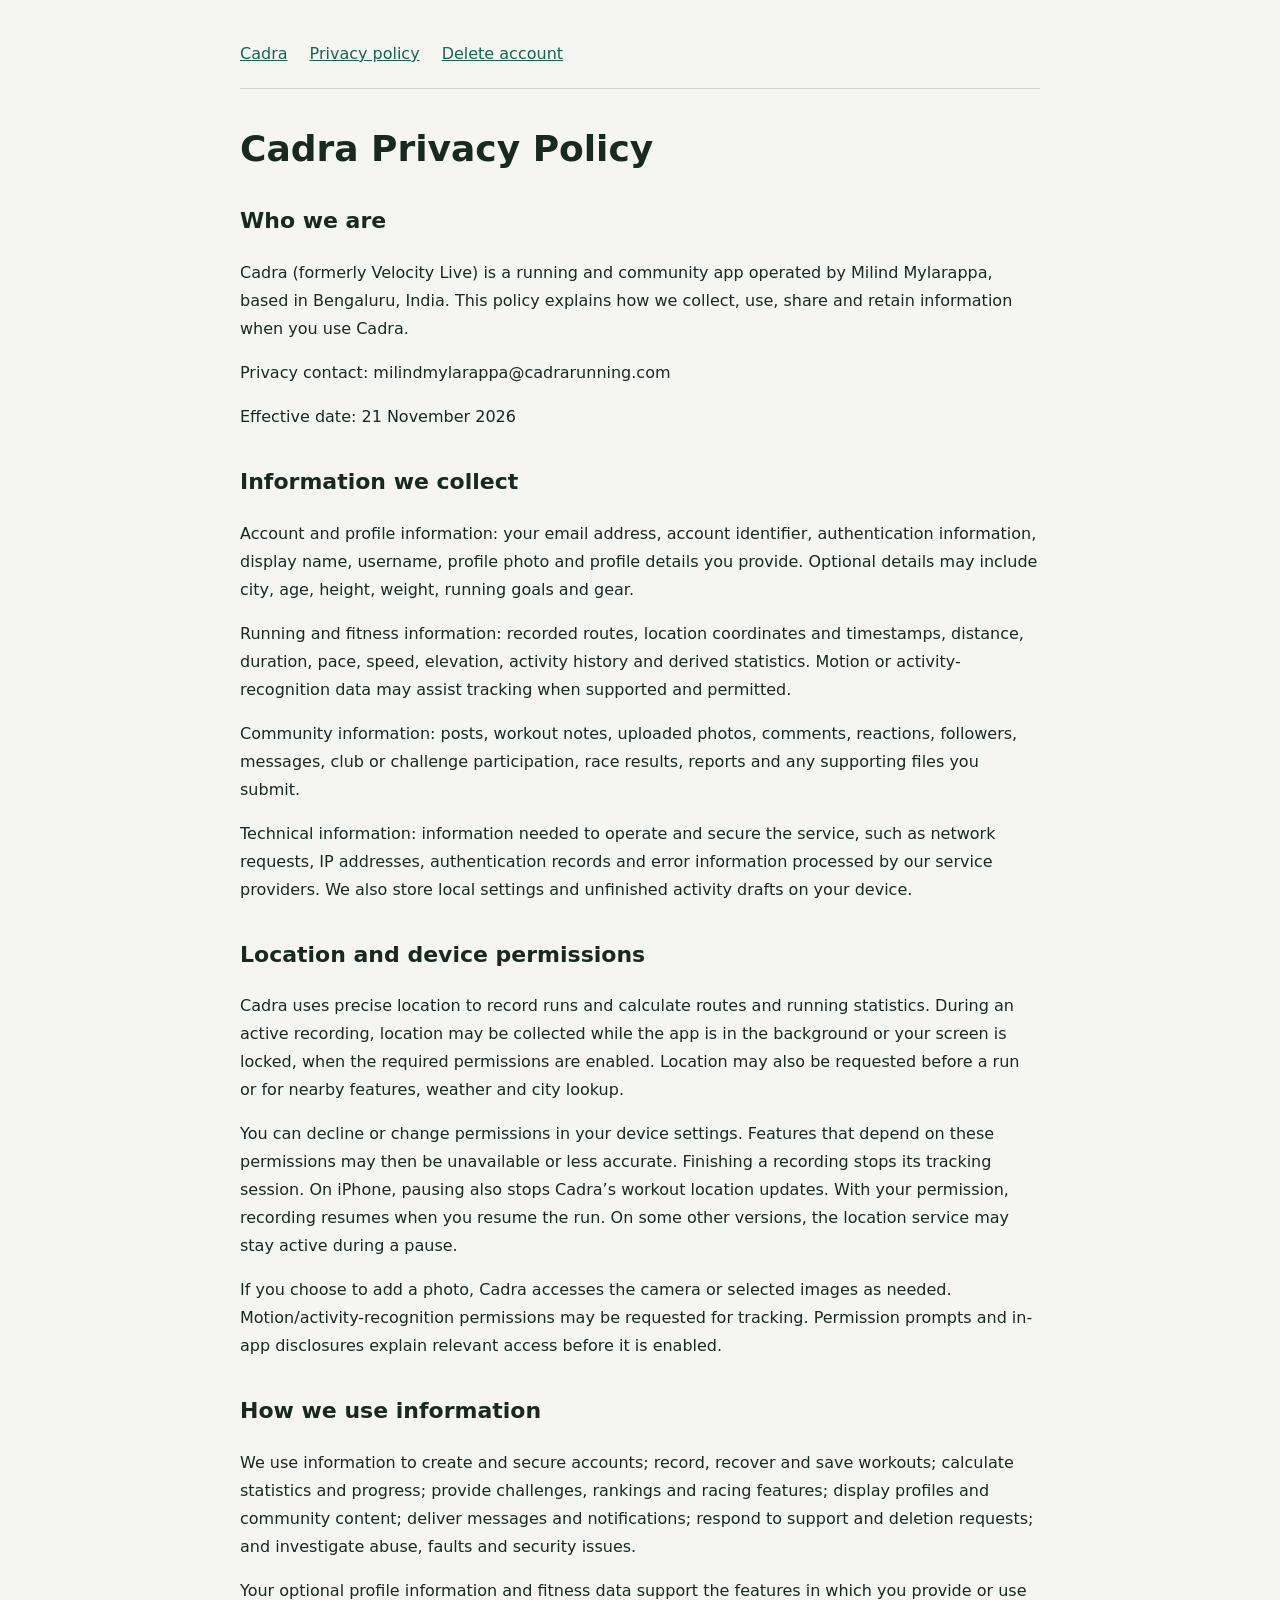
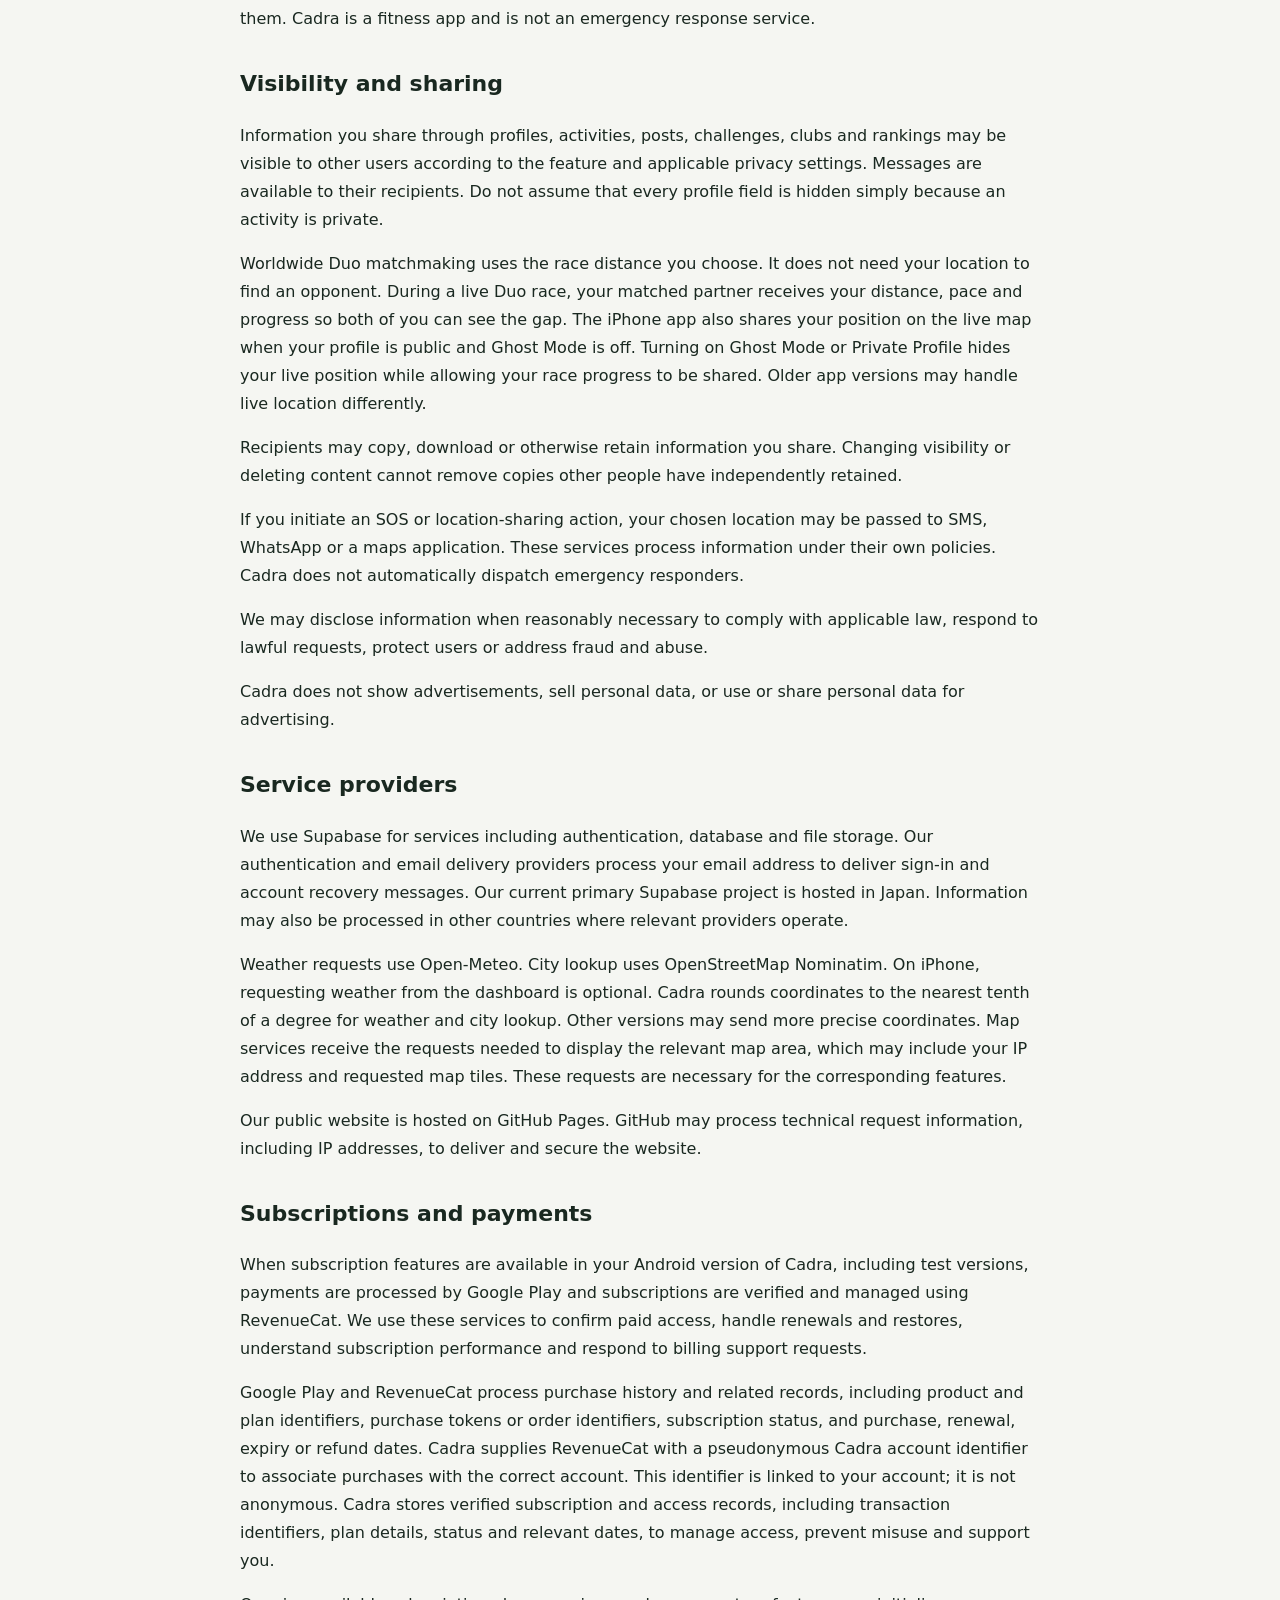
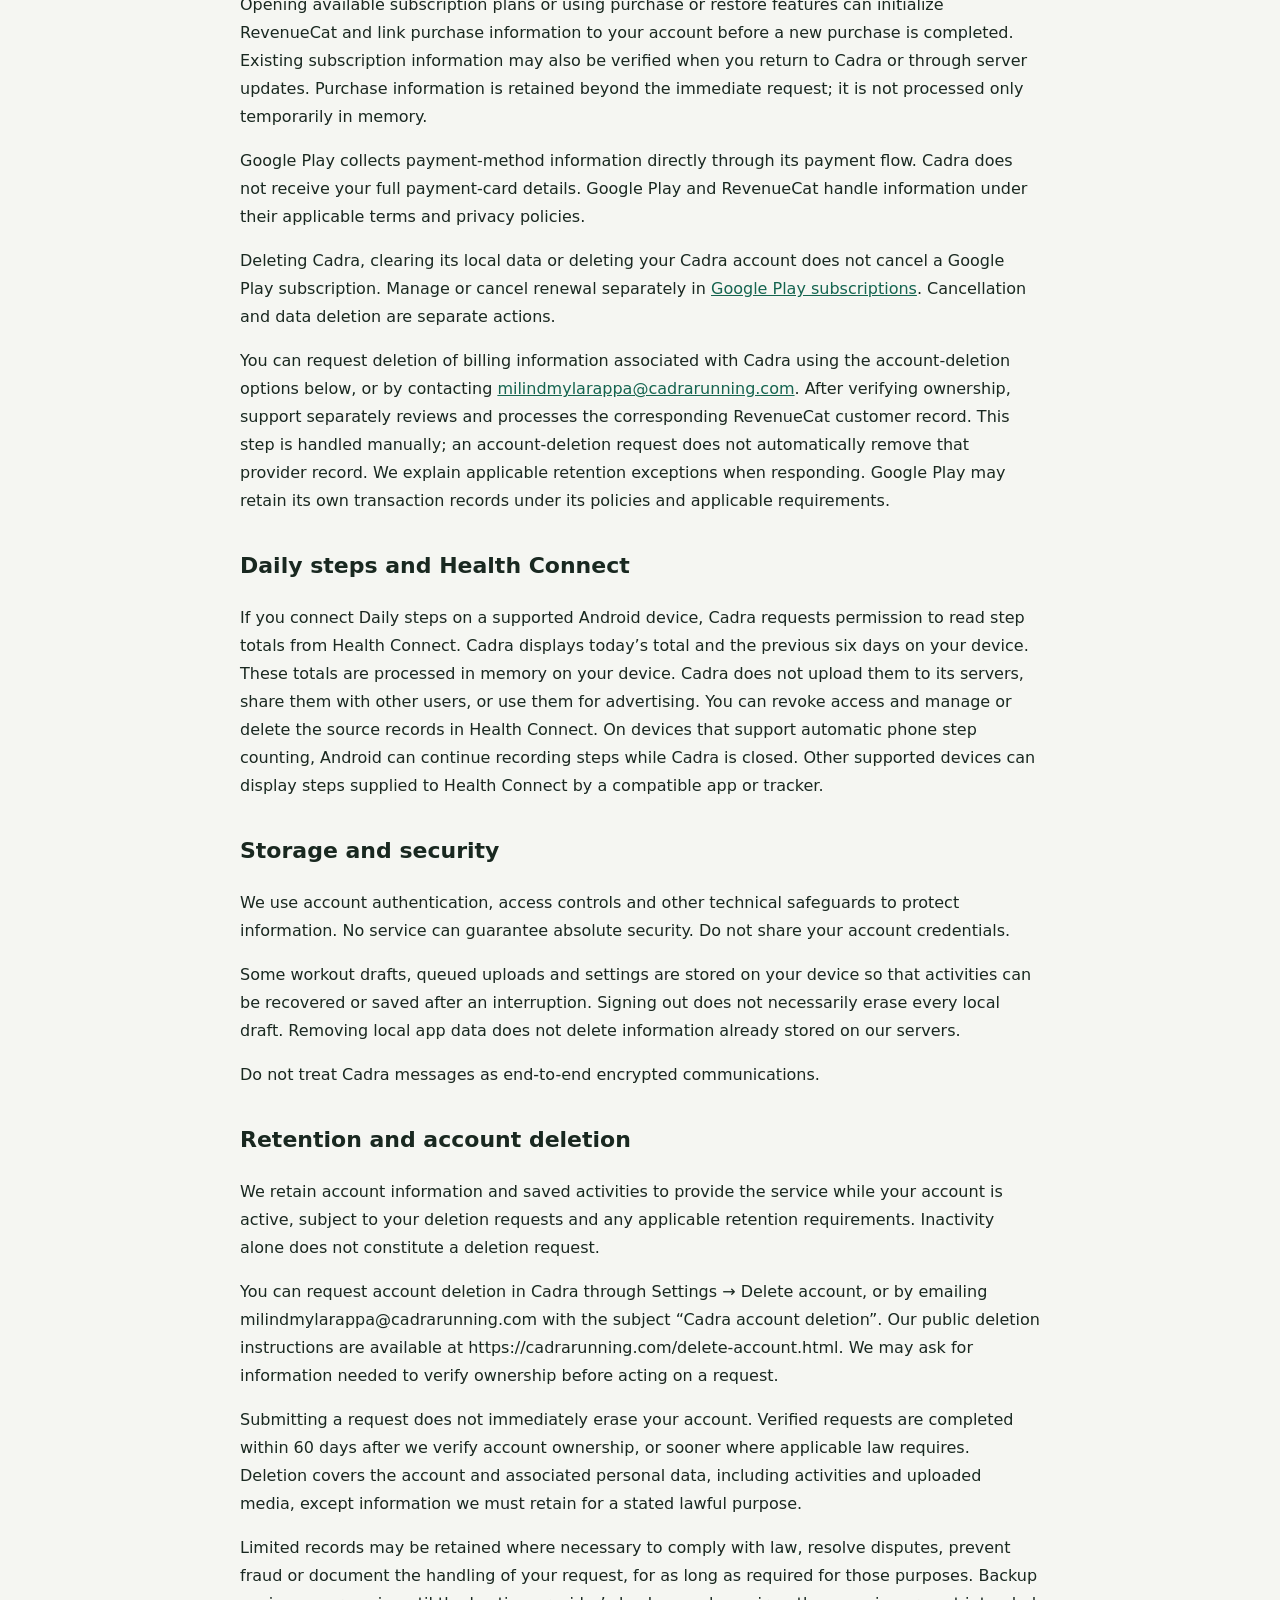
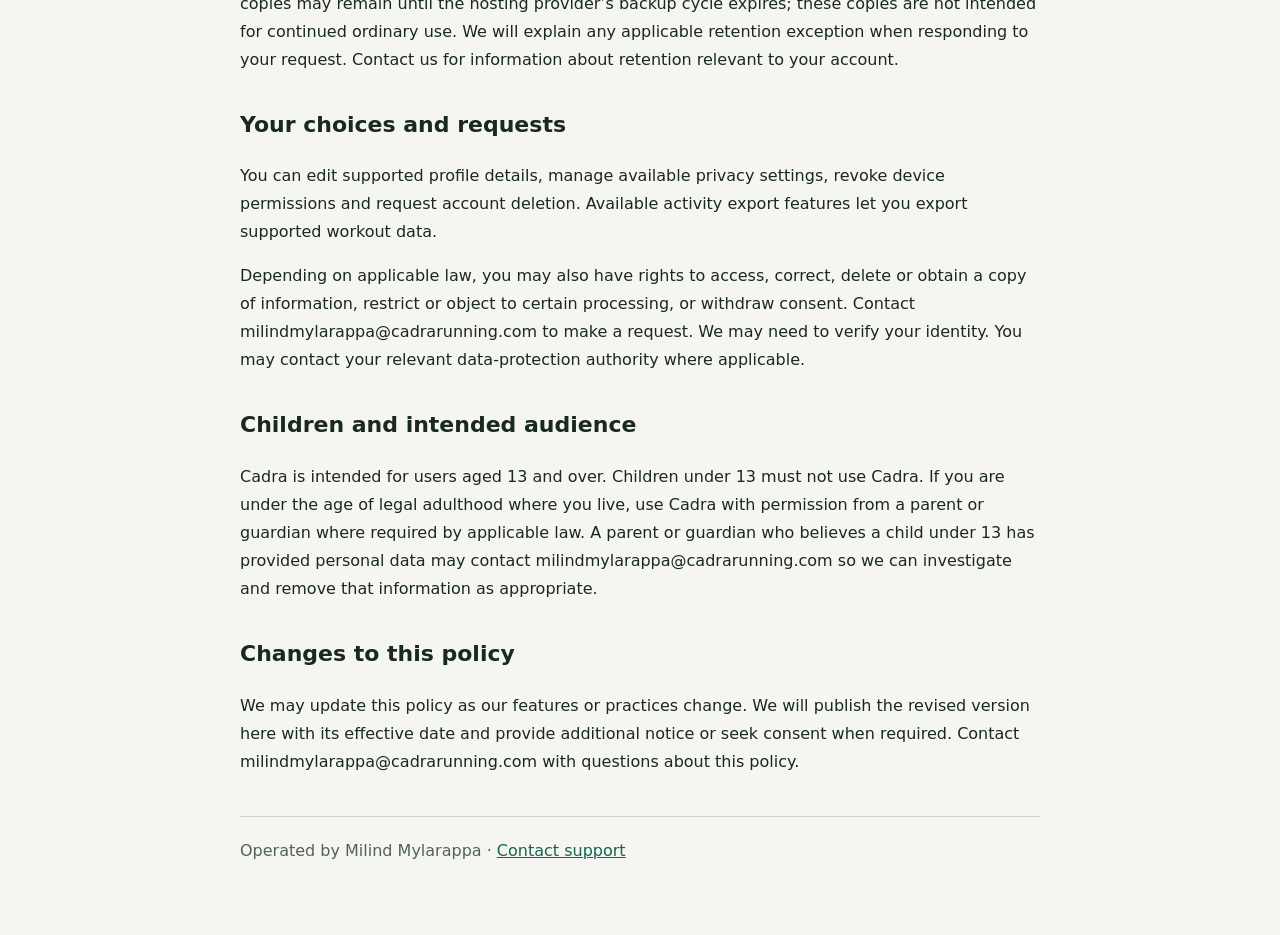
<file: privacy.html>
<!doctype html><html lang="en"><head><meta charset="utf-8"><meta name="viewport" content="width=device-width,initial-scale=1"><title>Privacy policy | Cadra</title><style>body{margin:0;background:#f5f6f2;color:#192820;font:16px/1.75 system-ui,sans-serif}main{max-width:800px;margin:auto;padding:40px 24px 70px}nav{display:flex;gap:22px;flex-wrap:wrap;border-bottom:1px solid #cdd6cf;padding-bottom:20px}a{color:#14644f}h1{font-size:36px;line-height:1.2;margin-top:38px}h2{font-size:22px;margin-top:32px}p{overflow-wrap:anywhere}.button{display:inline-block;background:#172c23;color:#fff;padding:12px 20px;border-radius:8px;text-decoration:none}footer{margin-top:40px;border-top:1px solid #cdd6cf;padding-top:20px;color:#526158}</style></head><body><main><nav><a href="./index.html">Cadra</a><a href="./privacy.html">Privacy policy</a><a href="./delete-account.html">Delete account</a></nav><h1>Cadra Privacy Policy</h1><h2>Who we are</h2><p>Cadra (formerly Velocity Live) is a running and community app operated by Milind Mylarappa, based in Bengaluru, India. This policy explains how we collect, use, share and retain information when you use Cadra.</p><p>Privacy contact: milindmylarappa@cadrarunning.com</p><p>Effective date: 21 November 2026</p><h2>Information we collect</h2><p>Account and profile information: your email address, account identifier, authentication information, display name, username, profile photo and profile details you provide. Optional details may include city, age, height, weight, running goals and gear.</p><p>Running and fitness information: recorded routes, location coordinates and timestamps, distance, duration, pace, speed, elevation, activity history and derived statistics. Motion or activity-recognition data may assist tracking when supported and permitted.</p><p>Community information: posts, workout notes, uploaded photos, comments, reactions, followers, messages, club or challenge participation, race results, reports and any supporting files you submit.</p><p>Technical information: information needed to operate and secure the service, such as network requests, IP addresses, authentication records and error information processed by our service providers. We also store local settings and unfinished activity drafts on your device.</p><h2>Location and device permissions</h2><p>Cadra uses precise location to record runs and calculate routes and running statistics. During an active recording, location may be collected while the app is in the background or your screen is locked, when the required permissions are enabled. Location may also be requested before a run or for nearby features, weather and city lookup.</p><p>You can decline or change permissions in your device settings. Features that depend on these permissions may then be unavailable or less accurate. Finishing a recording stops its tracking session. On iPhone, pausing also stops Cadra’s workout location updates. With your permission, recording resumes when you resume the run. On some other versions, the location service may stay active during a pause.</p><p>If you choose to add a photo, Cadra accesses the camera or selected images as needed. Motion/activity-recognition permissions may be requested for tracking. Permission prompts and in-app disclosures explain relevant access before it is enabled.</p><h2>How we use information</h2><p>We use information to create and secure accounts; record, recover and save workouts; calculate statistics and progress; provide challenges, rankings and racing features; display profiles and community content; deliver messages and notifications; respond to support and deletion requests; and investigate abuse, faults and security issues.</p><p>Your optional profile information and fitness data support the features in which you provide or use them. Cadra is a fitness app and is not an emergency response service.</p><h2>Visibility and sharing</h2><p>Information you share through profiles, activities, posts, challenges, clubs and rankings may be visible to other users according to the feature and applicable privacy settings. Messages are available to their recipients. Do not assume that every profile field is hidden simply because an activity is private.</p><p>Worldwide Duo matchmaking uses the race distance you choose. It does not need your location to find an opponent. During a live Duo race, your matched partner receives your distance, pace and progress so both of you can see the gap. The iPhone app also shares your position on the live map when your profile is public and Ghost Mode is off. Turning on Ghost Mode or Private Profile hides your live position while allowing your race progress to be shared. Older app versions may handle live location differently.
</p><p>Recipients may copy, download or otherwise retain information you share. Changing visibility or deleting content cannot remove copies other people have independently retained.</p><p>If you initiate an SOS or location-sharing action, your chosen location may be passed to SMS, WhatsApp or a maps application. These services process information under their own policies. Cadra does not automatically dispatch emergency responders.</p><p>We may disclose information when reasonably necessary to comply with applicable law, respond to lawful requests, protect users or address fraud and abuse. </p><p>Cadra does not show advertisements, sell personal data, or use or share personal data for advertising.</p><h2>Service providers</h2><p>We use Supabase for services including authentication, database and file storage. Our authentication and email delivery providers process your email address to deliver sign-in and account recovery messages. Our current primary Supabase project is hosted in Japan. Information may also be processed in other countries where relevant providers operate.</p><p>Weather requests use Open-Meteo. City lookup uses OpenStreetMap Nominatim. On iPhone, requesting weather from the dashboard is optional. Cadra rounds coordinates to the nearest tenth of a degree for weather and city lookup. Other versions may send more precise coordinates. Map services receive the requests needed to display the relevant map area, which may include your IP address and requested map tiles. These requests are necessary for the corresponding features.</p><p>Our public website is hosted on GitHub Pages. GitHub may process technical request information, including IP addresses, to deliver and secure the website.</p><h2>Subscriptions and payments</h2>
<p>When subscription features are available in your Android version of Cadra, including test versions, payments are processed by Google Play and subscriptions are verified and managed using RevenueCat. We use these services to confirm paid access, handle renewals and restores, understand subscription performance and respond to billing support requests.</p>
<p>Google Play and RevenueCat process purchase history and related records, including product and plan identifiers, purchase tokens or order identifiers, subscription status, and purchase, renewal, expiry or refund dates. Cadra supplies RevenueCat with a pseudonymous Cadra account identifier to associate purchases with the correct account. This identifier is linked to your account; it is not anonymous. Cadra stores verified subscription and access records, including transaction identifiers, plan details, status and relevant dates, to manage access, prevent misuse and support you.</p>
<p>Opening available subscription plans or using purchase or restore features can initialize RevenueCat and link purchase information to your account before a new purchase is completed. Existing subscription information may also be verified when you return to Cadra or through server updates. Purchase information is retained beyond the immediate request; it is not processed only temporarily in memory.</p>
<p>Google Play collects payment-method information directly through its payment flow. Cadra does not receive your full payment-card details. Google Play and RevenueCat handle information under their applicable terms and privacy policies.</p>
<p>Deleting Cadra, clearing its local data or deleting your Cadra account does not cancel a Google Play subscription. Manage or cancel renewal separately in <a href="https://play.google.com/store/account/subscriptions">Google Play subscriptions</a>. Cancellation and data deletion are separate actions.</p>
<p>You can request deletion of billing information associated with Cadra using the account-deletion options below, or by contacting <a href="mailto:milindmylarappa@cadrarunning.com">milindmylarappa@cadrarunning.com</a>. After verifying ownership, support separately reviews and processes the corresponding RevenueCat customer record. This step is handled manually; an account-deletion request does not automatically remove that provider record. We explain applicable retention exceptions when responding. Google Play may retain its own transaction records under its policies and applicable requirements.</p><h2>Daily steps and Health Connect</h2><p>If you connect Daily steps on a supported Android device, Cadra requests permission to read step totals from Health Connect. Cadra displays today’s total and the previous six days on your device. These totals are processed in memory on your device. Cadra does not upload them to its servers, share them with other users, or use them for advertising. You can revoke access and manage or delete the source records in Health Connect. On devices that support automatic phone step counting, Android can continue recording steps while Cadra is closed. Other supported devices can display steps supplied to Health Connect by a compatible app or tracker.</p><h2>Storage and security</h2><p>We use account authentication, access controls and other technical safeguards to protect information. No service can guarantee absolute security. Do not share your account credentials.</p><p>Some workout drafts, queued uploads and settings are stored on your device so that activities can be recovered or saved after an interruption. Signing out does not necessarily erase every local draft. Removing local app data does not delete information already stored on our servers.</p><p>Do not treat Cadra messages as end-to-end encrypted communications.</p><h2>Retention and account deletion</h2><p>We retain account information and saved activities to provide the service while your account is active, subject to your deletion requests and any applicable retention requirements. Inactivity alone does not constitute a deletion request.</p><p>You can request account deletion in Cadra through Settings → Delete account, or by emailing milindmylarappa@cadrarunning.com with the subject “Cadra account deletion”. Our public deletion instructions are available at https://cadrarunning.com/delete-account.html. We may ask for information needed to verify ownership before acting on a request.</p><p>Submitting a request does not immediately erase your account. Verified requests are completed within 60 days after we verify account ownership, or sooner where applicable law requires. Deletion covers the account and associated personal data, including activities and uploaded media, except information we must retain for a stated lawful purpose.</p><p>Limited records may be retained where necessary to comply with law, resolve disputes, prevent fraud or document the handling of your request, for as long as required for those purposes. Backup copies may remain until the hosting provider’s backup cycle expires; these copies are not intended for continued ordinary use. We will explain any applicable retention exception when responding to your request. Contact us for information about retention relevant to your account.</p><h2>Your choices and requests</h2><p>You can edit supported profile details, manage available privacy settings, revoke device permissions and request account deletion. Available activity export features let you export supported workout data.</p><p>Depending on applicable law, you may also have rights to access, correct, delete or obtain a copy of information, restrict or object to certain processing, or withdraw consent. Contact milindmylarappa@cadrarunning.com to make a request. We may need to verify your identity. You may contact your relevant data-protection authority where applicable.</p><h2>Children and intended audience</h2><p>Cadra is intended for users aged 13 and over. Children under 13 must not use Cadra. If you are under the age of legal adulthood where you live, use Cadra with permission from a parent or guardian where required by applicable law. A parent or guardian who believes a child under 13 has provided personal data may contact milindmylarappa@cadrarunning.com so we can investigate and remove that information as appropriate.</p><h2>Changes to this policy</h2><p>We may update this policy as our features or practices change. We will publish the revised version here with its effective date and provide additional notice or seek consent when required. Contact milindmylarappa@cadrarunning.com with questions about this policy.</p><footer>Operated by Milind Mylarappa · <a href="mailto:milindmylarappa@cadrarunning.com">Contact support</a></footer></main></body></html>
</file>
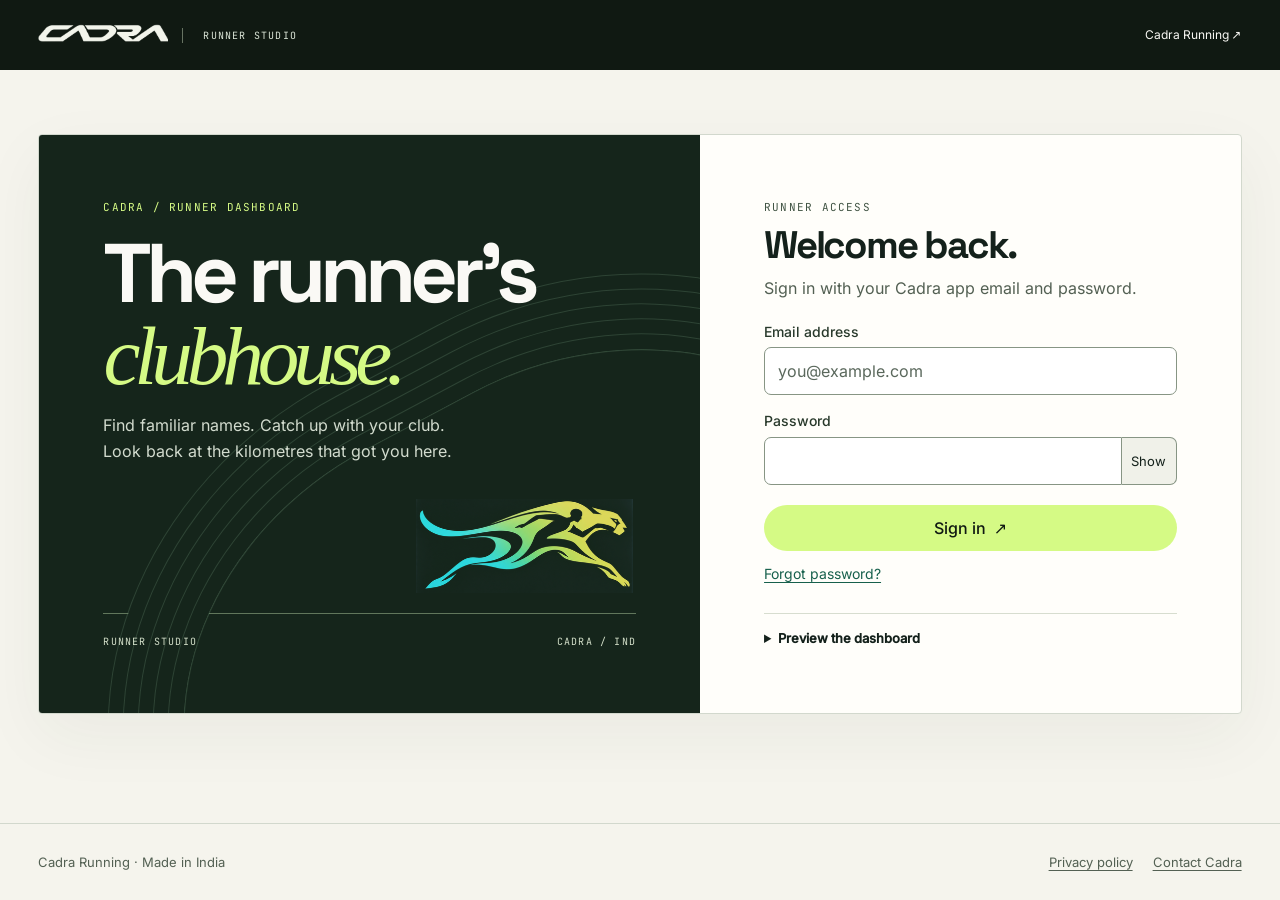
<file: runner.html>
<!doctype html>
<html lang="en"><head>
<meta charset="utf-8"><meta name="viewport" content="width=device-width,initial-scale=1,viewport-fit=cover"><meta name="theme-color" content="#101912">
<meta name="robots" content="noindex,nofollow"><meta name="referrer" content="no-referrer"><meta http-equiv="Content-Security-Policy" content="default-src 'self'; script-src 'self'; style-src 'self'; img-src 'self' data: blob: https://yljlzafmerojiipwbvhq.supabase.co; font-src 'self'; connect-src 'self' https://yljlzafmerojiipwbvhq.supabase.co wss://yljlzafmerojiipwbvhq.supabase.co; frame-src 'self'; form-action 'none'; base-uri 'none'; object-src 'none'">
<title>Runner Studio · Cadra Running</title><link rel="icon" href="assets/cadra-icon.png"><link rel="stylesheet" href="site.css"><link rel="stylesheet" href="runner.css"><link rel="stylesheet" href="runner-people.css"><link rel="stylesheet" href="runner-social.css"><link rel="stylesheet" href="runner-club-verification.css"><link rel="stylesheet" href="runner-performance.css"><link rel="stylesheet" href="runner-studio.css"><link rel="stylesheet" href="runner-extras.css">
<script src="vendor/supabase-js.js" defer></script><script src="runner-auth.js" defer></script><script src="runner-data.js" defer></script><script src="runner-people.js" defer></script><script src="runner-social-catalog.js" defer></script><script src="runner-club-verification.js" defer></script><script src="runner-social.js" defer></script><script src="runner-performance.js" defer></script><script src="runner-extras.js" defer></script><script src="runner-studio.js" defer></script><script src="runner.js" defer></script>
</head><body class="runner-body"><a class="skip-link" href="#main">Skip to content</a>
<header class="r-mast"><div class="r-shell"><a href="index.html" class="brand-link" aria-label="Cadra home"><span class="brand-word"><img src="assets/cadra-wordmark.png" alt="Cadra" width="2172" height="724"></span></a><span class="ds-brandtext">RUNNER STUDIO</span><a href="index.html" class="ds-site-link">Cadra Running ↗</a></div></header>
<main id="main" class="r-shell">
<p class="r-state" id="state" role="status"></p><noscript><p class="r-state">Enable JavaScript to sign in to Cadra.</p></noscript>
<section id="welcome" class="r-welcome" aria-labelledby="welcome-title" hidden>
<div class="r-cover"><p class="r-kicker">Cadra / Runner dashboard</p><h1 id="welcome-title">The runner’s<br><em>clubhouse.</em></h1><p>Find familiar names. Catch up with your club. Look back at the kilometres that got you here.</p><div class="ds-track-art" aria-hidden="true"></div><div class="r-emblem" aria-hidden="true"><img src="assets/cadra-icon.png" alt="" width="512" height="512"></div><div class="r-rule" aria-hidden="true"></div><div class="ds-cover-foot"><span>RUNNER STUDIO</span><span>CADRA / IND</span></div></div>
<div class="r-form-card"><div id="signin-panel"><p class="r-kicker">Runner access</p><h2>Welcome back.</h2><p class="r-muted">Sign in with your Cadra app email and password.</p>
<form method="post" id="login-form"><label for="login-email">Email address</label><input id="login-email" type="email" autocomplete="username" autocapitalize="none" spellcheck="false" placeholder="you@example.com" required>
<label for="login-password">Password</label><div class="r-password"><input id="login-password" type="password" autocomplete="current-password" required><button type="button" id="show-password" aria-label="Show password" aria-pressed="false">Show</button></div>
<p class="r-message" id="login-message" role="status"></p><button class="r-primary" type="submit">Sign in <span aria-hidden="true">↗</span></button></form>
<button class="r-link" type="button" id="forgot">Forgot password?</button><details class="ds-tour"><summary>Preview the dashboard</summary><figure><a href="assets/studio-example.png" target="_blank" rel="noopener"><picture><source media="(max-width:600px)" srcset="assets/studio-example-mobile.png"><img loading="lazy" width="1440" height="1000" src="assets/studio-example.png" alt="Sample dashboard showing a weekly mileage chart, runner search and activity log"></picture></a><figcaption>Sample runner and activities. Sign in to see your own.</figcaption></figure></details></div>
<div id="recover-panel" hidden><p class="r-kicker">Account recovery</p><h2 id="recover-title" tabindex="-1">Reset your password.</h2>
<form method="post" id="reset-email-form"><p class="r-muted">Enter the email address on your Cadra account to request a reset code.</p><label for="reset-email">Email address</label><input id="reset-email" required type="email" autocomplete="email" autocapitalize="none" spellcheck="false"><button type="submit" class="r-primary">Send reset code</button></form>
<form method="post" id="reset-code-form" hidden><p class="r-muted">If the address matches an account, look for a code from Cadra in your inbox or spam folder.</p><label for="reset-code">Code from your email</label><input id="reset-code" inputmode="numeric" pattern="[0-9]{6,10}" maxlength="10" autocomplete="one-time-code" required><label for="new-password">New password</label><input id="new-password" type="password" minlength="8" placeholder="At least 8 characters" autocomplete="new-password" required><label for="confirm-password">Confirm new password</label><input id="confirm-password" type="password" minlength="8" autocomplete="new-password" required><button type="submit" class="r-primary">Save new password</button><button type="button" class="r-link" id="restart-reset">Request another code</button></form>
<p class="r-message" id="reset-message" role="status"></p><button class="r-link" type="button" id="back-login">← Back to sign in</button></div></div>
</section>
<section id="dashboard" aria-label="Runner studio" hidden>
<div class="ds-utility"><div class="ds-crumb"><i></i> Studio <span>/</span> <strong id="ds-location">Overview</strong></div>
<form role="search" method="post" id="ds-search-form"><svg class="ds-icon" aria-hidden="true" viewBox="0 0 24 24"><path d="M20 20l-5-5 M17 10a7 7 0 1 1-14 0 7 7 0 0 1 14 0"/></svg><input type="search" id="ds-search" aria-keyshortcuts="/" minlength="2" maxlength="60" required placeholder="Search runners" aria-label="Search runners by name or username" autocomplete="off"><button type="submit" aria-label="Search runners">↵</button></form>
<button class="ds-alert" data-view="notifications" aria-label="Notifications"><svg class="ds-icon" aria-hidden="true" viewBox="0 0 24 24"><path d="M4 17h16l-2-3V9a6 6 0 0 0-12 0v5z M10 20a2 2 0 0 0 4 0"/></svg></button><button class="ds-avatar" data-view="profile" aria-label="My profile" id="ds-avatar">C</button></div>
<div class="ds-frame"><nav class="ds-rail" aria-label="Runner studio navigation"><p class="ds-label">Your studio</p><button type="button" data-view="overview"><svg class="ds-icon" aria-hidden="true" viewBox="0 0 24 24"><path d="M3 3h7v8H3z M14 3h7v5h-7z M14 12h7v9h-7z M3 15h7v6H3z"/></svg><span>Overview</span></button><button type="button" data-view="training"><svg class="ds-icon" aria-hidden="true" viewBox="0 0 24 24"><path d="M2 12h5l3-8 4 16 3-8h5"/></svg><span>Training</span></button><button type="button" data-view="rankings"><svg class="ds-icon" aria-hidden="true" viewBox="0 0 24 24"><path d="M3 11h5v10H3z M10 3h5v18h-5z M17 8h5v13h-5z"/></svg><span>Rankings</span></button><button type="button" data-view="people"><svg class="ds-icon" aria-hidden="true" viewBox="0 0 24 24"><path d="M15 20v-2a5 5 0 0 0-10 0v2 M16 5a4 4 0 0 1 0 8 M18 15a5 5 0 0 1 3 5 M13 8a3.5 3.5 0 1 1-7 0 3.5 3.5 0 1 1 7 0"/></svg><span>Find runners</span></button><button type="button" data-view="community"><svg class="ds-icon" aria-hidden="true" viewBox="0 0 24 24"><path d="M3 4h18v12H9l-5 4v-4H3z M7 8h10 M7 12h7"/></svg><span>Community</span></button><button type="button" data-view="clubs"><svg class="ds-icon" aria-hidden="true" viewBox="0 0 24 24"><path d="M4 21V3m1 1c5-4 8 4 15 0v11c-7 4-10-4-15 0"/></svg><span>Clubs</span></button><button type="button" data-view="messages"><svg class="ds-icon" aria-hidden="true" viewBox="0 0 24 24"><path d="M3 4h18v15H3z M3 5l9 8 9-8"/></svg><span>Messages</span></button><button type="button" data-view="profile"><svg class="ds-icon" aria-hidden="true" viewBox="0 0 24 24"><path d="M20 21v-2a6 6 0 0 0-6-6h-4a6 6 0 0 0-6 6v2 M16 6a4 4 0 1 1-8 0 4 4 0 0 1 8 0"/></svg><span>My profile</span></button><button type="button" data-view="settings"><svg class="ds-icon" aria-hidden="true" viewBox="0 0 24 24"><path d="M4 6h7m5 0h4 M4 12h2m5 0h9 M4 18h9m5 0h2 M15 6a2 2 0 1 1-4 0 2 2 0 0 1 4 0 M10 12a2 2 0 1 1-4 0 2 2 0 0 1 4 0 M17 18a2 2 0 1 1-4 0 2 2 0 0 1 4 0"/></svg><span>Settings</span></button><div class="ds-rail-foot"><span class="ds-pin"></span> Made in India</div></nav>
<div class="ds-work"><div class="ds-workbar"><span id="ds-date" class="ds-label"></span><div class="r-actions"><button id="refresh" type="button">Refresh</button><button type="button" id="signout">Sign out</button></div></div><p class="r-message" id="dash-status" role="status"></p><div id="ds-overview">
<div class="ds-title-row"><div><p class="ds-label"><span class="ds-pin"></span> Athlete overview</p><h1 class="ds-title" id="runner-title" tabindex="-1">Your studio.</h1><p id="profile-line"></p><p id="bio" class="r-profile"></p></div><button class="ds-inline" data-view="profile">View profile ↗</button></div>
<div class="ds-feature-grid"><section class="ds-week"><div class="ds-week-top"><p class="ds-label">01 / Weekly distance</p><div><button id="week-prev" aria-label="Previous week">←</button><button id="week-next" aria-label="Next week" disabled>→</button></div></div><div class="ds-week-data"><strong id="week-total">—</strong><span>km</span></div><span id="week-range"></span><div id="week-chart" role="group" aria-label="Distance by day"></div><p id="week-caption" role="status">Loading this week…</p><button type="button" class="ds-week-jump" id="week-jump" hidden>View last active week →</button></section>
<section class="ds-crew"><div class="ds-crest" aria-hidden="true"><i></i><i></i><i></i><b>C</b></div><p class="ds-label">02 / Connections</p><h2>Find your<br><em>people.</em></h2><p>Search by name or handle, and follow the runners you want to keep up with.</p><button type="button" class="ds-dark-button" data-view="people">Explore runners <svg class="ds-icon" aria-hidden="true" viewBox="0 0 24 24"><path d="M4 12h16m-7-7 7 7-7 7"/></svg></button></section></div>
<div class="r-stats" id="stats"></div><div class="r-grid">
<section class="r-panel r-log"><p class="r-kicker">03 / Activity</p><div class="ds-log-heading"><h2>Your run log</h2><button class="ds-inline" data-view="history">All activity ↗</button></div><p class="r-muted">Newest first. Runs appear here after they sync from Cadra.</p><ol id="activities"></ol><p class="r-message" id="activity-message" role="status"></p><button class="r-link" type="button" id="more" hidden>Load earlier runs ↓</button></section>
<div class="r-side"><section class="r-panel r-rankings"><p class="r-kicker">04 / Standings</p><h2>Score rankings</h2><p class="r-muted">Your places on Cadra’s score leaderboard.</p><dl class="r-pairs" id="ranks"></dl><p class="r-message" id="rank-message"></p></section>
<section class="r-panel"><p class="r-kicker">05 / Records</p><h2>Personal bests</h2><dl class="r-pairs" id="bests"></dl><p class="r-message" id="best-message"></p></section></div></div></div><div id="ds-page" hidden></div></div></div></section></main>
<footer class="r-footer"><div class="r-shell"><span>Cadra Running · Made in India</span><a href="https://cadrarunning.com/privacy.html">Privacy policy</a><a href="mailto:milindmylarappa@cadrarunning.com">Contact Cadra</a></div></footer>
</body></html>
</file>
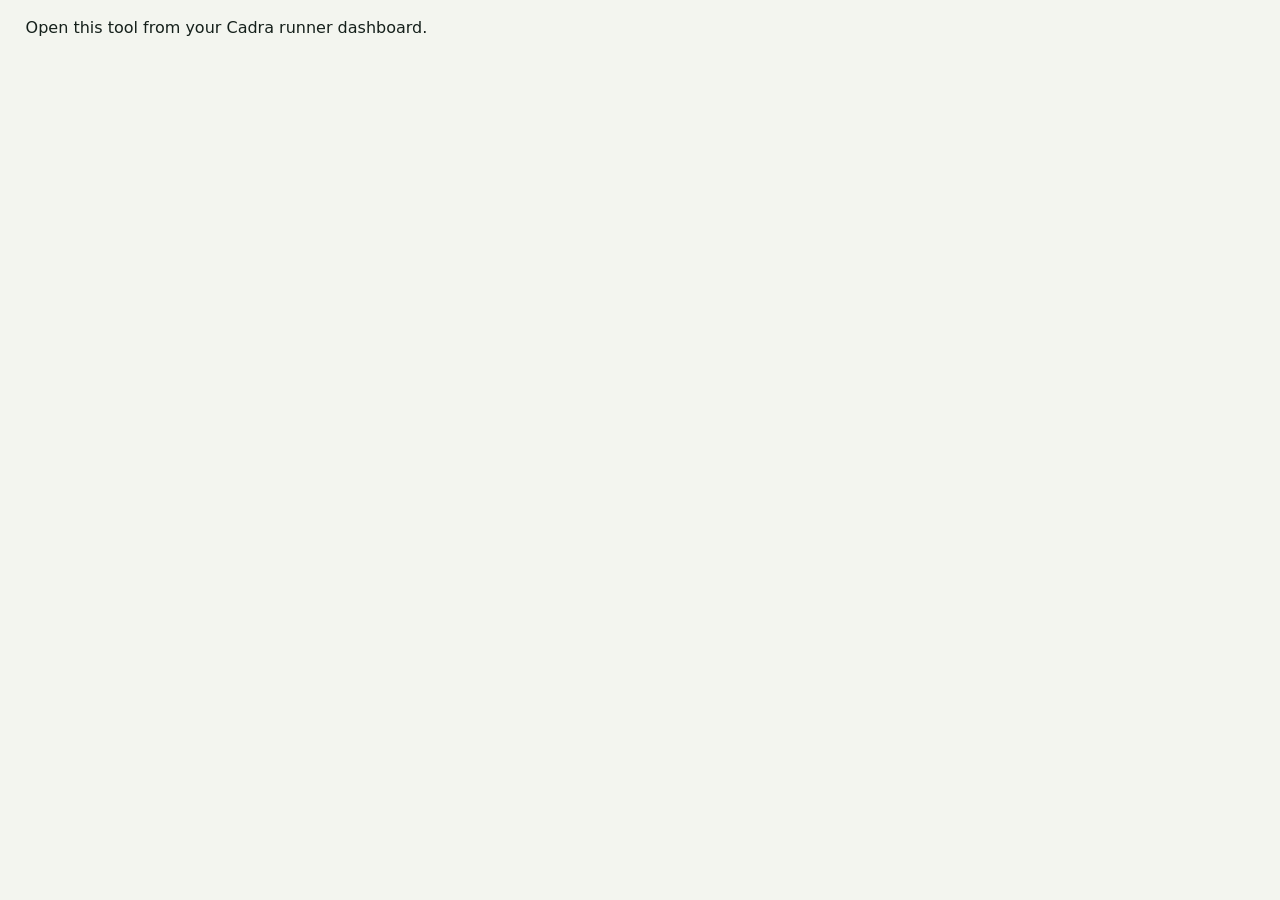
<file: field-tools/view.html>
<!doctype html><html lang="en" data-theme="light"><head><meta charset="utf-8"><meta name="viewport" content="width=device-width,initial-scale=1"><meta name="referrer" content="no-referrer"><meta name="robots" content="noindex,nofollow"><meta http-equiv="Content-Security-Policy" content="default-src 'self'; script-src 'self'; style-src 'self' 'unsafe-inline'; font-src 'self'; img-src 'self' data: blob: https://yljlzafmerojiipwbvhq.supabase.co https://*.tile.openstreetmap.org https://tile.openstreetmap.org; connect-src 'self' https://yljlzafmerojiipwbvhq.supabase.co wss://yljlzafmerojiipwbvhq.supabase.co; form-action 'none'; object-src 'none'; base-uri 'self'"><title>Cadra · Runner tools</title><link rel="stylesheet" href="./tools.css"><script type="module" src="./tools.js"></script></head><body><div id="root"></div></body></html>
</file>
<file: site.css>
@font-face{font-family:Inter;src:url("assets/inter-latin-400-normal.woff2") format("woff2");font-weight:400;font-display:swap}
@font-face{font-family:Inter;src:url("assets/inter-latin-500-normal.woff2") format("woff2");font-weight:500;font-display:swap}
@font-face{font-family:"Space Grotesk";src:url("assets/space-grotesk-latin-500-normal.woff2") format("woff2");font-weight:500;font-display:swap}
@font-face{font-family:"Space Grotesk";src:url("assets/space-grotesk-latin-700-normal.woff2") format("woff2");font-weight:700;font-display:swap}
@font-face{font-family:"JetBrains Mono";src:url("assets/jetbrains-mono-latin-400-normal.woff2") format("woff2");font-weight:400;font-display:swap}
:root{--ink:#14211b;--deep:#101912;--paper:#faf9f5;--lime:#d5fa85;--teal:#166c59;--muted:#536053;--line:#ccd2c7;--display:"Space Grotesk",Arial,sans-serif;--mono:"JetBrains Mono",monospace;--gutter:clamp(20px,4.5vw,78px);color-scheme:light}
*,*::before,*::after{box-sizing:border-box}
html{scroll-behavior:smooth;scroll-padding-top:24px}
body{margin:0;background:var(--paper);color:var(--ink);font:400 16px/1.55 Inter,system-ui,sans-serif;-webkit-font-smoothing:antialiased}
h1,h2,h3,p{margin:0}
h1,h2,h3{font-family:var(--display);font-weight:700;text-wrap:balance}
a{color:inherit;text-decoration:none}
button,input,select{font:inherit;color:inherit}
button,a,summary,input,select{touch-action:manipulation}
button,summary,select{cursor:pointer}
button{background:transparent}
:focus-visible{outline:3px solid #0084a0;outline-offset:4px}
.opening :focus-visible,.download :focus-visible,.foot :focus-visible,.pacer :focus-visible{outline-color:#8aedf5}
::selection{background:#c9eb94;color:#132116}
.shell{width:min(100%,1560px);margin-inline:auto;padding-inline:var(--gutter)}
.block{padding-block:clamp(70px,7.1vw,125px)}
.skip-link{position:fixed;z-index:100;top:12px;left:18px;padding:10px 20px;background:white;color:black;transform:translateY(-150%)}
.skip-link:focus{transform:none}
.symbols{position:absolute;width:0;height:0;overflow:hidden;pointer-events:none}
.ui-icon{width:19px;height:19px;flex:none;fill:none;stroke:currentColor;stroke-width:1.7;stroke-linejoin:round;stroke-linecap:round}
.opening,.download,.foot{color:#f8faf1;background:var(--deep)}
.mast{height:78px;display:flex;align-items:center;justify-content:space-between;gap:32px;position:relative;z-index:5}
.opening:has(>.mast){border-bottom:1px solid #ffffff26}
.brand-link{display:inline-flex;align-items:center;min-height:44px}
.brand-word{display:block;position:relative;width:130px;height:26px;overflow:hidden;mix-blend-mode:screen}
.brand-word img{position:absolute;max-width:none;width:183px;height:auto;left:-25px;top:-17.5px}
.mast-nav{display:flex;gap:clamp(20px,3.4vw,55px);align-items:center}
.mast-nav a{font-size:13px;font-weight:500;color:#e2e9df;padding-block:10px}
.mast-nav a:hover,.foot a:hover,.plain-link:hover{color:var(--lime)}
.mast-cta,.pill{display:inline-flex;align-items:center;justify-content:center;gap:10px;min-height:45px;padding:12px 20px;font-weight:500;font-size:13px;border-radius:999px;line-height:1.35;transition:transform .18s,background .18s,color .18s;border:1px solid transparent}
.mast-cta{border-color:#73816f;background:transparent;color:#f5f9ee;padding:9px 17px;min-height:39px}
.mast-cta:hover{color:var(--deep);background:var(--lime);border-color:var(--lime)}
.mast-cta .ui-icon{width:15px;height:15px}
.menu-button{display:none}
.hero{position:relative}
.intro-grid{display:grid;grid-template-columns:minmax(0,.95fr) minmax(0,1.05fr);align-items:center;gap:clamp(26px,3.9vw,78px);padding-block:clamp(36px,4.6vw,76px) clamp(33px,4.3vw,72px)}
.intro-copy{padding-block:8px 16px}
.eyeline{display:flex;align-items:center;gap:10px;font:400 10px/1.5 var(--mono);letter-spacing:.12em;text-transform:uppercase;color:#365343}
.light-eye{color:#d6e5ce}
.speed-mark{display:inline-flex;gap:3px;align-items:center;padding-inline:2px}
.speed-mark i{height:10px;width:4px;transform:skew(-30deg);background:var(--lime)}
.speed-mark i:first-child{opacity:.38}.speed-mark i:nth-child(2){opacity:.68}
.intro-copy h1{font-size:clamp(58px,7.05vw,115px);line-height:.99;letter-spacing:-.077em;margin:27px 0 24px;white-space:nowrap}
.intro-copy h1 em,.download h2 em{color:var(--lime);font-family:Georgia,"Times New Roman",serif;font-weight:400;letter-spacing:-.08em}
.hero-text{color:#c8d2c5;max-width:39ch;line-height:1.62;font-size:clamp(15px,1.14vw,19px);text-wrap:pretty}
.hero-actions{display:flex;align-items:center;gap:clamp(16px,1.6vw,29px);flex-wrap:wrap;margin-top:32px}
.accent{background:var(--lime);color:#142114}
.pill:hover{transform:translateY(-2px)}
.accent:hover{background:#e2ff9d}
.plain-link{display:inline-flex;align-items:center;gap:6px;font-size:12px;min-height:44px}
.plain-link svg{width:14px;height:14px}
.broadcast{min-width:0;align-self:stretch;display:grid;align-items:center}
cadra-race,cadra-analysis,cadra-modes{display:block;min-width:0}
.fallback{padding:30px;line-height:1.65}
.formats{display:flex;align-items:center;justify-content:space-between;gap:24px;padding-block:16px 19px;position:relative;font:11px/1.6 var(--mono)}
.formats::before{content:"";position:absolute;top:0;left:var(--gutter);right:var(--gutter);height:1px;background:#ffffff29}
.formats>div{display:flex;align-items:center;gap:14px}
.formats .format-title{color:#dfe9d7;font:500 13px/1.45 Inter,sans-serif;gap:9px}
.format-title svg{width:16px;height:16px;stroke:var(--lime)}
.formats span{color:#a7b5a4}.formats b{font-weight:400}.formats i{font-size:9px;color:#91a28b;font-style:normal}
.section-heading{display:grid;grid-template-columns:minmax(0,1.15fr) minmax(0,.85fr);align-items:end;gap:clamp(32px,5vw,90px);margin-bottom:clamp(32px,3.4vw,58px)}
.section-heading>p,.club-copy>p:not(.eyeline),.faq-items details p,.lab-tools details p{font-size:clamp(15px,1.12vw,18px);line-height:1.7;color:var(--muted);text-wrap:pretty}
.section-heading>p{max-width:40ch;padding-bottom:3px}
.dash{width:23px;height:2px;background:var(--teal);display:inline-block}
.block h2,.questions h2{margin-top:15px;font-size:clamp(48px,5.65vw,88px);letter-spacing:-.077em;line-height:.99}
.block h2>span,.questions h2>span{color:var(--teal)}
.eyebreak{color:#63816a}
.lab{background:#e7eee3;border-block:1px solid #d7e0d3}
.lab-grid{display:grid;grid-template-columns:minmax(0,1.54fr) minmax(0,1fr);gap:clamp(28px,5vw,85px);align-items:center}
.analysis-host{min-width:0}
.lab-tools h3{font-size:clamp(22px,2.2vw,34px);letter-spacing:-.055em;margin-bottom:14px}
.lab-tools details,.faq-items details{border-top:1px solid #abbba9}
.lab-tools details:last-child,.faq-items details:last-child{border-bottom:1px solid #abbba9}
.lab-tools summary,.faq-items summary{position:relative;display:flex;align-items:center;gap:10px;list-style:none;padding:15px 26px 15px 0;font-size:15px;font-weight:500;line-height:1.4}
summary::-webkit-details-marker{display:none}
.lab-tools summary::after,.faq-items summary::after{content:"+";position:absolute;right:1px;top:50%;transform:translateY(-50%);font:19px var(--mono);color:var(--teal)}
.lab-tools details[open]>summary::after,.faq-items details[open]>summary::after{content:"−"}
.lab-tools .ui-icon{width:17px;height:17px;stroke:var(--teal)}
.lab-tools details p,.faq-items details p{font-size:14px;padding:0 20px 18px 0}
.pacer{display:grid;grid-template-columns:1.06fr 1fr .7fr;gap:clamp(20px,3vw,48px);align-items:center;margin-top:clamp(33px,4vw,68px);background:#173b30;color:#f5f8ee;border-radius:7px;padding:clamp(22px,2.75vw,44px)}
.pacer .eyeline{color:#c5e7b8;font-size:9px}.pacer h3{font-size:clamp(24px,2.4vw,37px);letter-spacing:-.06em;margin:7px 0 4px;line-height:1.12}.pacer p:not(.eyeline){font-size:13px;color:#c8d9cc}
.pacer-form{display:flex;gap:12px;align-items:end}
.pacer-form label,.deletion-form label{display:flex;flex-direction:column}
.pacer-form label{display:block;width:50%;font-size:12px;color:#deeadf}
.pacer-form label span{color:#b7cabb}
.pacer select,.pacer input{display:block;width:100%;color:#f4f8f1;border:1px solid #698778;border-radius:5px;background:#224839;font:14px/1.45 Inter,sans-serif;padding:10px 8px;margin-top:6px;min-height:43px}
.pacer output{display:block;font:500 clamp(32px,3.2vw,52px)/1.1 var(--display);letter-spacing:-.065em;color:var(--lime);margin-top:6px;font-variant-numeric:tabular-nums}
.pacer output small{font:12px var(--mono);letter-spacing:0}
.pace-result{border-left:1px solid #698778;padding-left:clamp(16px,2.7vw,43px)}
.clubs{display:grid;grid-template-columns:1fr 1fr;gap:clamp(30px,7vw,120px);align-items:center}
.club-copy>p:not(.eyeline){max-width:40ch;margin:21px 0}
.club-switch{display:flex;flex-wrap:wrap;gap:4px;margin-top:23px}
.club-switch button{border:1px solid #b5bfb2;border-radius:999px;padding:10px 15px;font:500 13px/1.4 Inter}
.club-switch button[aria-pressed=true]{background:var(--ink);color:#fff;border-color:var(--ink)}
.club-copy>p.club-extra{font-size:13px;margin-bottom:0;min-height:3em}
.club-art{background:#d9e7e2;border:1px solid #b7ccc3;border-radius:8px;padding:clamp(21px,2.7vw,42px);box-shadow:7px 7px 0 #b7cec1;border-top:4px solid #295d4d}
.club-topline,.club-loc,.notice-head{font:10px/1.5 var(--mono);letter-spacing:.07em;text-transform:uppercase}
.club-topline,.notice-head{display:flex;justify-content:space-between;align-items:center;gap:10px}
.club-topline{border-bottom:1px solid #9eb9ab;padding-bottom:13px;color:#365b4c}
.club-board-title{display:flex;gap:16px;align-items:center;margin:29px 0}
.club-board-title h3{font-size:clamp(25px,2.7vw,41px);letter-spacing:-.065em;line-height:1.05}
.club-loc{display:block;margin-bottom:5px;color:#355b4b;font-size:9px}
.club-crest{display:grid;place-items:center;width:66px;height:67px;flex:none;background:#235943;color:#e6f3c9;border-radius:3px 3px 45% 45%;font:italic 700 32px Georgia;letter-spacing:-.12em;padding-right:4px}
.notice-head{border-block:1px solid #a0b6aa;padding:10px 0;font-size:9px;color:#354f43}
.club-rows{list-style:none;margin:0;padding:0}
.club-rows li{display:flex;align-items:center;justify-content:space-between;gap:12px;padding:12px 0;border-bottom:1px solid #bbcdc3}
.club-rows b{font:500 15px Inter,sans-serif}.club-rows span{font:13px var(--mono)}
.questions{border-top:1px solid var(--line);padding-block:clamp(55px,5.7vw,90px)}
.faq-grid{display:grid;grid-template-columns:.85fr 1.15fr;gap:clamp(35px,6vw,110px)}
.questions h2{font-size:clamp(40px,4.45vw,72px)}
.faq-items summary{padding-block:17px}.faq-items p a,.policy-link{text-decoration:underline;text-underline-offset:3px}
.download{overflow:hidden;border-bottom:1px solid #ffffff28}
.download-inner{display:grid;grid-template-columns:1.03fr .97fr;align-items:center;padding-block:clamp(48px,5.2vw,86px);gap:40px;position:relative;isolation:isolate}
.download h2{font-size:clamp(59px,6.3vw,96px);letter-spacing:-.075em;line-height:.96;margin:22px 0 28px}
.finish-art{position:relative;isolation:isolate;display:grid;align-items:center;aspect-ratio:1.8}
.finish-lines{position:absolute;inset:4% -18% -5% 5%;background:repeating-radial-gradient(ellipse at 67% 52%,transparent 0px 12px,#8ab58654 12.5px 13px,transparent 13.5px 25px);transform:skew(-18deg) rotate(-5deg);border-radius:50%;mask-image:linear-gradient(90deg,transparent 0%,#000 28%,#000 77%,transparent 100%);opacity:.7}
.panther{position:relative;width:98%;aspect-ratio:2.35;overflow:hidden;mix-blend-mode:screen}
.panther img{position:absolute;width:118.52%;height:auto;left:-10.2%;top:-91.3%}
.foot{padding-block:32px 21px}
.foot-main,.foot-legal,.foot-legal>div{display:flex;align-items:center;justify-content:space-between;gap:20px;flex-wrap:wrap}
.contact{display:inline-flex;align-items:center;gap:7px;font-size:14px}.contact svg{width:15px;height:15px}
.made{display:flex;align-items:center;gap:9px;font:11px var(--mono)}.india{display:block;width:16px;height:11px;background:linear-gradient(#f0a258 0 33.3%,#fff 33.3% 66.6%,#63aa78 66.6%);border-radius:1px}
.foot-legal{border-top:1px solid #ffffff26;margin-top:22px;padding-top:18px;color:#bac4b8;font-size:11px}
.foot-legal button{border:0;color:inherit;padding:0;font:inherit}.foot-legal button:hover{color:var(--lime)}
dialog{color:var(--ink);background:var(--paper);border:0;border-radius:13px;width:min(435px,calc(100% - 28px));padding:33px;box-shadow:0 10px 80px #0004}
dialog::backdrop{background:#0b1812a8}.close-form{position:absolute;top:10px;right:10px}.close-dialog{width:36px;height:36px;border:0;font-size:25px}
dialog h2{font-size:33px;line-height:1.04;letter-spacing:-.06em;margin:20px 0 13px}
dialog p:not(.eyeline){font-size:14px;color:var(--muted)}#deletion-form label{display:block;font-weight:500;font-size:13px;margin:20px 0 14px}#deletion-form input{width:100%;color:var(--ink);background:#fff;padding:11px 12px;border:1px solid #85927e;border-radius:5px;margin-top:5px}
.dark-pill{background:var(--ink);color:white}.mail-result,.policy-link{font-size:12px}.mail-result:not(:empty){margin-top:15px}.policy-link{display:inline-block;margin-top:19px}
@media(min-width:1650px){.intro-grid{gap:76px}.hero-text{max-width:43ch}}
@media(max-width:1050px){.hero-actions{gap:14px}.intro-copy h1{font-size:6.9vw}.mast{height:70px}.pacer{grid-template-columns:.95fr 1.15fr .7fr;gap:16px}.club-board-title{gap:11px}}
@media(max-width:800px){
  :root{--gutter:clamp(20px,5.5vw,44px)}
  .intro-grid{grid-template-columns:1fr;gap:29px;padding-top:45px;padding-bottom:28px}.intro-copy{padding:0}.intro-copy h1{font-size:clamp(62px,10.2vw,84px);margin:18px 0}.hero-text{max-width:48ch}.hero-actions{margin-top:19px}
  .broadcast{width:100%}
  .mast{gap:18px}.mast-nav{gap:18px}.mast-nav a{font-size:12px}
  .formats{font-size:10px;gap:13px}.formats>div{gap:6px}.formats .format-title{font-size:12px}
  .section-heading{gap:22px;grid-template-columns:1fr .92fr}.block h2{font-size:clamp(44px,7vw,63px)}.section-heading>p{font-size:14px}
  .lab-grid{grid-template-columns:1fr;gap:26px}.lab-tools h3{margin-bottom:12px}
  .pacer{grid-template-columns:1.5fr 1fr}.pacer-copy{grid-column:1/-1}.pacer-form{min-width:0}
  .clubs{gap:30px;grid-template-columns:.9fr 1.1fr}.club-copy>p:not(.eyeline){font-size:14px}.club-switch button{padding:9px 12px}.club-topline,.notice-head{font-size:8px}
}
@media(max-width:600px){
  .mast{height:62px;gap:13px}.brand-word{width:100px;height:21px}.brand-word img{width:140px;left:-19px;top:-13.5px}
  .menu-button{display:flex;align-items:center;gap:7px;margin-left:auto;color:#e2ebde;border:0;font-size:12px;padding:10px 3px;min-height:44px}.menu-button span{font-size:15px}
  .mast-cta{font-size:11px;padding:7px 11px;min-height:34px;gap:5px}
  .mast-nav{display:none;position:absolute;top:100%;left:0;right:0;background:#18271d;border-bottom:1px solid #647264;padding:10px var(--gutter) 15px;box-shadow:0 6px 10px #0002}
  .mast-nav.is-open{display:grid;grid-template-columns:1fr 1fr;gap:3px 15px}.mast-nav a{display:block;padding:12px 0}
  .intro-copy h1{font-size:clamp(56px,12.7vw,77px)}.hero-text{font-size:15px}.hero-actions{column-gap:15px}.hero-actions .pill{padding:12px 15px;font-size:12px}.plain-link{font-size:11px}
  .formats{align-items:start;justify-content:space-between;flex-wrap:wrap;gap:8px 10px;padding-block:13px 17px}.formats .format-title{display:none}.formats>div{display:grid;gap:2px}.formats>div>span{text-transform:uppercase;font-size:8px;letter-spacing:.1em}
  .section-heading,.clubs,.faq-grid{grid-template-columns:1fr;gap:15px}.section-heading{margin-bottom:25px}.block h2,.questions h2{margin-top:10px}.section-heading>p{max-width:42ch}
  .pacer{padding:20px;gap:18px;grid-template-columns:minmax(0,1fr)}.pacer-copy{grid-column:auto}.pace-result{display:flex;align-items:center;justify-content:space-between;gap:12px;border-left:0;border-top:1px solid #698778;padding:12px 0 0}.pace-result output{margin:0}.pacer-form{gap:12px}
  .clubs{gap:24px}.club-copy h2 br{display:none}.club-copy>p:not(.eyeline){margin:14px 0}.club-copy>p.club-extra{margin-bottom:0}.club-art{margin-right:6px}
  .faq-grid{gap:28px}.faq-items summary{font-size:14px}.download-inner{display:block;position:relative}.download-inner>div:first-child{position:relative;z-index:2}.finish-art{width:45%;position:absolute;right:-3%;bottom:3%;opacity:.65;z-index:-1}
  .foot-main{gap:18px}.contact{order:2;flex:0 0 100%;font-size:13px}.made{font-size:10px}.foot-legal{align-items:start;flex-direction:column}.foot-legal>div{justify-content:flex-start;flex-wrap:wrap;gap:12px 16px}
}
@media(prefers-reduced-motion:reduce){html{scroll-behavior:auto}*,*::before,*::after{scroll-behavior:auto!important;animation-duration:.01ms!important;animation-iteration-count:1!important;transition-duration:.01ms!important}}
@supports (mask-mode:luminance){
  .brand-word{mix-blend-mode:normal}
  .brand-word img{opacity:0}
  .brand-word::after{content:"";position:absolute;inset:0;background:#f8faf1;mask-image:url("assets/cadra-wordmark.png");mask-mode:luminance;mask-repeat:no-repeat;mask-position:-25px -17.5px;mask-size:183px auto}
  @media(max-width:600px){.brand-word::after{mask-position:-19px -13.5px;mask-size:140px auto}}
}
</file>
<file: iphone.css>
.iphone-release {
  padding-bottom: clamp(30px, 4vw, 60px);
}

.iphone-release__inner {
  display: flex;
  align-items: center;
  gap: clamp(18px, 2.2vw, 32px);
  padding: clamp(22px, 2.8vw, 38px) 0 0;
  border-top: 1px solid #f5ffe62e;
}

.iphone-release__copy p {
  margin: 0 0 6px;
  color: var(--lime);
  font: 500 11px/1.4 var(--mono);
  letter-spacing: .1em;
  text-transform: uppercase;
}

.iphone-release__copy h3 {
  margin: 0;
  color: #f8faf1;
  font: 500 clamp(23px, 3vw, 44px)/1.12 var(--display);
  letter-spacing: -.055em;
  text-wrap: balance;
}

.iphone-release__device {
  position: relative;
  flex: 0 0 auto;
  width: clamp(34px, 3.7vw, 50px);
  aspect-ratio: 1 / 1.72;
  overflow: hidden;
  transform: rotate(-6deg);
  border: 2px solid #a0b099;
  border-radius: 22% / 13%;
  background: #1c2b20;
}

.iphone-release__island {
  position: absolute;
  inset: 7% 34% auto;
  height: 5%;
  border-radius: 10px;
  background: #9aab90;
}

.iphone-release__lanes {
  position: absolute;
  top: 46%;
  left: -28%;
  width: 145%;
  height: 24%;
  border-block: 1px solid #a4ba8b;
  transform: rotate(-26deg);
}

.iphone-release__lanes::after {
  content: "";
  display: block;
  height: 4px;
  width: 39%;
  margin: 6% 0 0 39%;
  border-radius: 2px;
  background: var(--lime);
}

.iphone-note{display:inline-flex;flex-wrap:wrap;align-items:center;gap:.35em;min-height:36px;margin-top:6px;color:#c6d1c2;font-size:12px}
.iphone-note span{color:#edf4e5;text-decoration:underline;text-decoration-color:#768773;text-underline-offset:.25em}
.iphone-note:hover span{color:var(--lime)}
</file>
<file: race.css>
/* Race monitor is self-contained. It inherits neither page typography nor button styling. */
cadra-race {display:block;position:relative;isolation:isolate;width:100%;min-width:0;height:100%;container-type:inline-size;--cr-forest:#13261b;--cr-paper:#edf3de;--cr-muted:#b0bfab;--cr-lime:#c1fb76;--cr-ice:#a2e8ea;--cr-rule:rgba(191,217,181,.23);--cr-sans:Inter,Arial,Helvetica,sans-serif;--cr-mono:'JetBrains Mono',ui-monospace,SFMono-Regular,Consolas,'Liberation Mono',monospace}
cadra-race *,cadra-race *::before,cadra-race *::after {box-sizing:border-box}
cadra-race .cr-widget {width:100%;height:100%;min-height:418px;position:relative;display:flex;flex-direction:column;align-items:stretch;overflow:hidden;background:radial-gradient(ellipse at 60% 22%,#28432c 0,#1c3324 36%,#14281d 69%,#12251a 100%);color:var(--cr-paper);text-align:left;font-family:var(--cr-sans);line-height:1.3;font-weight:400;font-style:normal;letter-spacing:normal;text-transform:none;font-variant-numeric:tabular-nums}
cadra-race .cr-head {z-index:1;display:flex;align-items:center;justify-content:space-between;gap:10px;margin:0 clamp(18px,4.3cqw,36px);padding:clamp(17px,3.6cqw,25px) 0 14px;border-bottom:1px solid var(--cr-rule)}
cadra-race .cr-id,cadra-race .cr-tag {display:inline-flex;align-items:center;gap:9px;white-space:nowrap;text-transform:uppercase;font-family:var(--cr-mono);font-size:clamp(8px,1.45cqw,10px);font-weight:500;line-height:1.35;letter-spacing:.105em;color:var(--cr-paper)}
cadra-race .cr-id>i {display:flex;align-items:center;gap:2px;height:12px;transform:skew(-17deg)}
cadra-race .cr-id>i>b {display:block;width:2px;background:var(--cr-lime);height:6px}
cadra-race .cr-id>i>b:nth-child(2){height:12px}cadra-race .cr-id>i>b:nth-child(3){height:9px}
cadra-race .cr-tag{color:var(--cr-muted);letter-spacing:.06em;font-size:clamp(7.5px,1.35cqw,9px);gap:7px}
cadra-race .cr-tag>i{display:block;width:3px;height:3px;background:var(--cr-lime);border-radius:100%}
cadra-race .cr-scene{position:relative;isolation:isolate;flex:1 0 auto;aspect-ratio:640/339;min-height:162px;display:flex;align-items:center;justify-content:center;overflow:hidden;background-image:radial-gradient(circle,rgba(178,213,168,.22) .65px,transparent .91px);background-size:17px 17px;background-position:4px 10px}
cadra-race .cr-scene::before {content:'';position:absolute;inset:0;z-index:-1;pointer-events:none;background:linear-gradient(#203825,transparent 15%,transparent 83%,#14281c);opacity:.6}
cadra-race .cr-map{position:absolute;inset:2% 0;width:100%;height:96%;overflow:visible;filter:drop-shadow(0 3px 7px rgba(4,15,8,.3))}
cadra-race .cr-map-label,cadra-race .cr-map-minor{font-family:var(--cr-mono);font-weight:500;line-height:1;letter-spacing:1.2px;font-size:12px}
cadra-race .cr-map-minor{font-size:8px;letter-spacing:.9px}
cadra-race .cr-board {position:relative;z-index:1;flex:none;background:rgba(11,28,18,.58);border-top:1px solid var(--cr-rule)}
cadra-race .cr-scores {display:grid;grid-template-columns:1fr 1fr;margin:0 clamp(18px,4.3cqw,36px);padding:15px 0 14px;column-gap:clamp(13px,3cqw,24px)}
cadra-race .cr-score {--cr-run:var(--cr-lime);position:relative;display:grid;grid-template-columns:minmax(0,1fr) auto;align-items:end;gap:2px 5px;color:var(--cr-paper);min-width:0}
cadra-race .cr-lon {--cr-run:var(--cr-ice);padding-left:clamp(13px,3cqw,24px);border-left:1px solid var(--cr-rule)}
cadra-race .cr-city{grid-column:1/-1;display:inline-flex;align-items:center;gap:7px;font-family:var(--cr-sans);font-size:clamp(11px,1.85cqw,14px);font-weight:500;line-height:1.25;color:var(--cr-paper)}
cadra-race .cr-city i{display:inline-flex;align-items:center;justify-content:center;width:15px;height:15px;border:1px solid color-mix(in srgb,var(--cr-run) 62%,transparent);color:var(--cr-run);font:normal 8px/1 var(--cr-mono);text-transform:uppercase}
cadra-race .cr-readout {display:inline-flex;gap:6px;align-items:baseline;white-space:nowrap}
cadra-race .cr-readout>strong {color:var(--cr-run);font-size:clamp(25px,5cqw,36px);font-weight:450;letter-spacing:-.065em;line-height:1.12;font-variant-numeric:tabular-nums}
cadra-race .cr-readout>span,cadra-race .cr-pace{white-space:nowrap;color:var(--cr-muted);font:400 clamp(8px,1.4cqw,10px)/1.4 var(--cr-mono);text-transform:none;letter-spacing:-.045em}
cadra-race .cr-pace{align-self:end;padding-bottom:3px;font-size:clamp(8px,1.5cqw,11px)}
cadra-race .cr-pace b{font-weight:500;color:var(--cr-paper)}
cadra-race .cr-timeline {margin:0 clamp(18px,4.3cqw,36px);padding:13px 0 15px;border-top:1px solid var(--cr-rule);display:grid;grid-template-columns:1.35fr 1fr;gap:clamp(10px,3cqw,23px);align-items:center}
cadra-race .cr-controls{display:flex;align-items:center;justify-content:flex-start;gap:clamp(9px,2cqw,15px);min-width:0}
cadra-race .cr-play{appearance:none;margin:0;padding:9px 11px;min-width:86px;min-height:36px;border:1px solid var(--cr-lime);border-radius:2px;display:inline-flex;align-items:center;justify-content:center;gap:6px;background:var(--cr-lime);color:#12251a;cursor:pointer;text-align:center;font:600 11px/1.2 var(--cr-sans);letter-spacing:0;text-transform:none;transition:background-color .18s,border-color .18s;white-space:nowrap}
cadra-race .cr-play:hover{background:#ddffa9;border-color:#ddffa9}
cadra-race .cr-play svg{width:15px;height:15px;flex:none}cadra-race .cr-widget[data-state=pause] .cr-play{background:transparent;border-color:var(--cr-rule);color:var(--cr-paper)}cadra-race .cr-widget[data-state=pause] .cr-play:hover{border-color:var(--cr-lime)}
cadra-race .cr-gap{font:400 clamp(9px,1.55cqw,11px)/1.35 var(--cr-sans);letter-spacing:0;color:var(--cr-paper);max-width:110px}cadra-race .cr-widget[data-state=replay] .cr-gap{color:var(--cr-lime)}
cadra-race .cr-scrub{display:grid;grid-template-columns:minmax(48px,1fr) auto;align-items:center;gap:0 8px;position:relative;min-width:0}
cadra-race .cr-scrub label{grid-column:1;grid-row:1;font-family:var(--cr-mono);font-size:8px;font-weight:400;letter-spacing:.09em;line-height:1;text-transform:uppercase;color:var(--cr-muted)}
cadra-race .cr-scrub input[type=range]{--cr-progress:0%;grid-column:1/-1;grid-row:2;appearance:none;-webkit-appearance:none;width:100%;height:21px;margin:0;cursor:ew-resize;border:0;padding:0;border-radius:0;background:transparent;accent-color:var(--cr-paper)}
cadra-race .cr-scrub input[type=range]::-webkit-slider-runnable-track{height:2px;background:linear-gradient(to right,#c2d99e 0 var(--cr-progress),#556954 var(--cr-progress) 100%)}
cadra-race .cr-scrub input[type=range]::-webkit-slider-thumb{appearance:none;-webkit-appearance:none;width:8px;height:8px;border-radius:50%;border:0;background:var(--cr-paper);margin-top:-3px}
cadra-race .cr-scrub input[type=range]::-moz-range-track{height:2px;background:#556954}cadra-race .cr-scrub input[type=range]::-moz-range-progress{height:2px;background:#c2d99e}cadra-race .cr-scrub input[type=range]::-moz-range-thumb{width:8px;height:8px;border:0;border-radius:50%;background:var(--cr-paper)}
cadra-race .cr-scrub output{grid-column:2;grid-row:1;white-space:nowrap;font:500 9px/1 var(--cr-mono);color:var(--cr-paper)}
cadra-race .cr-widget :focus-visible{outline:2px solid var(--cr-ice);outline-offset:3px}
cadra-race .cr-sr{position:absolute;width:1px;height:1px;padding:0;margin:-1px;overflow:hidden;clip-path:inset(50%);white-space:nowrap;border:0}
@container(max-width:480px){cadra-race .cr-widget{min-height:405px}cadra-race .cr-head{padding:16px 0 13px}cadra-race .cr-map-label{font-size:14px;letter-spacing:.7px}cadra-race .cr-map-minor{font-size:9px}cadra-race .cr-score{grid-template-columns:minmax(0,1fr);gap:2px}cadra-race .cr-city{margin-bottom:3px}cadra-race .cr-readout>strong{font-size:29px}cadra-race .cr-pace{padding-bottom:0;font-size:9px}cadra-race .cr-scores{padding-top:12px;padding-bottom:11px}cadra-race .cr-play{min-width:72px;min-height:36px;font-size:10px;padding:8px}cadra-race .cr-play svg{height:13px;width:13px}cadra-race .cr-timeline{grid-template-columns:minmax(0,1.6fr) minmax(54px,.85fr);padding:12px 0 14px;gap:12px}cadra-race .cr-gap{font-size:9px}cadra-race .cr-scrub label,cadra-race .cr-scrub output{font-size:7px}}
@container(max-width:320px){cadra-race .cr-id,cadra-race .cr-tag{font-size:7px}cadra-race .cr-gap{max-width:63px}cadra-race .cr-scrub label{letter-spacing:0}cadra-race .cr-timeline{gap:7px}cadra-race .cr-score{gap:1px}cadra-race .cr-play{min-width:65px;padding:6px}cadra-race .cr-city{font-size:10px}}
@media(prefers-reduced-motion:reduce){cadra-race .cr-widget *{transition:none!important;animation:none!important}}
</file>
<file: modes.css>
cadra-modes {
  --cm-ink: #13211b;
  --cm-quiet: #4f5f55;
  --cm-line: #cbd1c5;
  --cm-display: 'Space Grotesk', Arial, sans-serif;
  --cm-mono: 'JetBrains Mono', ui-monospace, monospace;
  display: block;
  margin-top: clamp(25px, 3.1vw, 47px);
  color: var(--cm-ink);
  font-family: 'Inter', Arial, sans-serif;
}
cadra-modes [hidden] { display: none !important; }
cadra-modes *, cadra-modes *::before, cadra-modes *::after { box-sizing: border-box; }
cadra-modes button { color: inherit; cursor: pointer; border: 0; font: inherit; background: transparent; }
cadra-modes button:focus-visible { outline: 3px solid #27786f; outline-offset: 4px; }
cadra-modes .cm-tabs { display: flex; gap: 2rem; border-bottom: 1px solid var(--cm-line); }
cadra-modes .cm-tabs button { position: relative; display: inline-flex; align-items: center; justify-content: center; gap: .6rem; min-height: 47px; padding: 3px 1px 14px; color: var(--cm-quiet); font-size: 14px; font-weight: 500; }
cadra-modes .cm-tabs button::after { position: absolute; content: ''; height: 3px; left: 0; right: 0; bottom: -1px; background: currentColor; transform: scaleX(0); transform-origin: left; transition: transform 160ms ease; }
cadra-modes .cm-tabs button:hover, cadra-modes .cm-tabs button[aria-selected="true"] { color: var(--cm-ink); }
cadra-modes .cm-tabs button[aria-selected="true"]::after { transform: scaleX(1); }
cadra-modes .cm-tabs svg { width: 20px; height: 20px; fill: none; stroke: currentColor; stroke-width: 1.5; stroke-linecap: round; stroke-linejoin: round; }
cadra-modes .cm-panel { display: grid; grid-template-columns: minmax(0, .83fr) minmax(0, 1.17fr); align-items: center; gap: clamp(32px, 6vw, 92px); padding: clamp(26px, 3vw, 44px) 0 0; }
cadra-modes .cm-copy { max-width: 395px; }
cadra-modes .cm-copy h3 { margin: 0; max-width: 12ch; color: var(--cm-ink); font: 500 clamp(36px, 3.6vw, 57px)/1 var(--cm-display); letter-spacing: -.067em; text-wrap: balance; }
cadra-modes .cm-copy > p { margin: 17px 0 0; max-width: 37ch; color: var(--cm-quiet); font-size: 15px; line-height: 1.65; }
cadra-modes .cm-control { margin-top: clamp(22px, 3vw, 39px); }
cadra-modes .cm-control > span { display: block; margin-bottom: 10px; color: var(--cm-quiet); font-size: 12px; font-weight: 500; }
cadra-modes .cm-control > div { display: flex; flex-wrap: wrap; gap: 6px; }
cadra-modes .cm-control button { padding: 0 13px; border: 1px solid var(--cm-line); border-radius: 999px; min-height: 37px; font-size: 12px; transition: background .16s, border-color .16s; }
cadra-modes .cm-control button:hover { border-color: #6d8172; }
cadra-modes .cm-control button[aria-pressed=true] { color: #fff; border-color: var(--cm-ink); background: var(--cm-ink); }
cadra-modes .cm-art { min-width: 0; container-type: inline-size; }
cadra-modes .cm-stage { position: relative; display: grid; place-items: center; width: 100%; border-radius: 5px; aspect-ratio: 1.7; overflow: hidden; isolation: isolate; }
cadra-modes .cm-community { background: #e8ecdf; }
cadra-modes .cm-community::before { content: ''; position: absolute; inset: 0; pointer-events: none; background-image: radial-gradient(circle at 1px 1px,rgba(59,83,63,.23) .7px, transparent .95px); background-size: 9px 9px; opacity: .6; }
cadra-modes .cm-rings { position: absolute; height: 130%; width: 136%; left: 28%; top: -95%; border: 1px solid #c0cbb7; border-radius: 48%; transform: rotate(-23deg); box-shadow: 0 0 0 9px #e8ecdf,0 0 0 10px #c0cbb7,0 0 0 19px #e8ecdf,0 0 0 20px #c0cbb7,0 0 0 29px #e8ecdf,0 0 0 30px #c0cbb7,0 0 0 39px #e8ecdf,0 0 0 40px #c0cbb7,0 0 0 49px #e8ecdf,0 0 0 50px #c0cbb7; }
cadra-modes .cm-bib { width: 77%; display: grid; grid-template-columns: minmax(0,1fr) 21.5%; border-radius: 4px; filter: drop-shadow(2px 10px 6px rgba(23,40,22,.15)); transform: rotate(-5deg); position: relative; color: #182316; }
cadra-modes .cm-bib-main, cadra-modes .cm-stub { background: #c9f449; }
cadra-modes .cm-bib-main { position: relative; padding: 3.2cqw 3.2cqw 2.6cqw; border-radius: 4px 0 0 4px; overflow: hidden; }
cadra-modes .cm-bib-main::after { content: ''; position: absolute; top: -1px; right: 2.3cqw; width: 7cqw; height: 3.2cqw; background: repeating-linear-gradient(118deg, #24341b 0 .8cqw, transparent .82cqw 1.6cqw); opacity: .9; }
cadra-modes .cm-bib-caption { display: flex; gap: .8cqw; align-items: center; padding-bottom: 1.2cqw; border-bottom: 1px solid #617e29; font: 600 clamp(9px,1.7cqw,15px)/1 var(--cm-display); letter-spacing: .065em; text-transform: uppercase; }
cadra-modes .cm-square { width: 1.3cqw; height: 1.3cqw; background: currentColor; }
cadra-modes .cm-distance { font: 700 18cqw/.98 var(--cm-display); letter-spacing: -.09em; margin: 1cqw 0; }
cadra-modes .cm-distance span { font-size: .61em; letter-spacing: -.04em; margin-left: .04em; }
cadra-modes .cm-bib-city { display: flex; align-items: center; gap: 1.6cqw; padding-top: .6cqw; border-top: 1px solid #617e29; font: 500 3.8cqw/1.36 var(--cm-display); letter-spacing: -.06em; }
cadra-modes .cm-city-mark { font: 400 .88em/1 var(--cm-display); }
cadra-modes .cm-stub { position: relative; display: flex; flex-direction: column; justify-content: space-between; gap: 1.6cqw; padding: 3.1cqw 1.8cqw 2.8cqw; align-items: center; border-left: 1px dashed #4d6224; border-radius: 0 4px 4px 0; text-align: center; }
cadra-modes .cm-stub::before, cadra-modes .cm-stub::after { content: ''; position: absolute; left: -.92cqw; width: 1.7cqw; height: 1.7cqw; border-radius: 50%; background: #e8ecdf; }
cadra-modes .cm-stub::before { top: -.91cqw; }
cadra-modes .cm-stub::after { bottom: -.91cqw; }
cadra-modes .cm-stub > span { font: 400 clamp(8px,1.35cqw,13px)/1 var(--cm-mono); white-space: nowrap; }
cadra-modes .cm-barcode { display: flex; flex-direction: column; width: 72%; height: 17cqw; color: #263421; }
cadra-modes .cm-stub > b { font: italic 700 2.6cqw/1 var(--cm-display); letter-spacing: -.08em; }
cadra-modes .cm-stage-note { position: absolute; bottom: 3.5%; left: 3.5%; color: #53624f; font: 400 max(9px,1.3cqw)/1.4 var(--cm-mono); }
cadra-modes .cm-ghost { background: #e4dfed; color: #311b5b; }
cadra-modes .cm-ghost::before, cadra-modes .cm-work::before { content: ''; position: absolute; width: 90%; height: 180%; border-radius: 50%; right: -65%; top: -55%; border: 1px solid currentColor; opacity: .15; }
cadra-modes .cm-ghost-sheet, cadra-modes .cm-work-sheet { width: 80%; position: relative; border-radius: 2px; padding: 3.7cqw 4cqw; box-shadow: 0 9px 25px rgba(19,33,27,.1); }
cadra-modes .cm-ghost-sheet { background: #f8f6ff; }
cadra-modes .cm-card-cap { display: flex; align-items: center; gap: 10px; justify-content: space-between; border-bottom: 1px solid currentColor; padding-bottom: 1.5cqw; font: 400 clamp(8px,1.5cqw,12px)/1.35 var(--cm-mono); }
cadra-modes .cm-ghost-lead { margin-top: 2.5cqw; display: flex; align-items: center; gap: 2cqw; }
cadra-modes .cm-ghost-lead > span { font: 500 9.5cqw/.9 var(--cm-display); letter-spacing: -.085em; }
cadra-modes .cm-ghost-lead i { font-size: .5em; font-style: normal; }
cadra-modes .cm-ghost-lead b { display: grid; font: 500 2.9cqw/1.4 var(--cm-display); letter-spacing: -.05em; }
cadra-modes .cm-ghost-lead small { font: 400 max(9px,1.4cqw)/1.3 var(--cm-mono); letter-spacing: 0; }
cadra-modes .cm-ghost-plot { display: block; width: 100%; height: auto; margin-top: .8cqw; }
cadra-modes .cm-plot-ticks { display: flex; margin: 0 9% 0 9%; justify-content: space-between; font: 400 max(8px,1.4cqw)/1.1 var(--cm-mono); }
cadra-modes .cm-ghost-key { display: flex; gap: 3.3cqw; margin-top: 2.8cqw; padding-top: 1.5cqw; border-top: 1px solid #d0c9dc; font: 400 max(9px,1.6cqw)/1.4 var(--cm-mono); }
cadra-modes .cm-ghost-key span { display: inline-flex; align-items: center; gap: .65cqw; }
cadra-modes .cm-ghost-key i { width: 1.05cqw; height: 1.05cqw; border-radius: 50%; background: #311b5b; }
cadra-modes .cm-ghost-key span + span i { background: #a29fbe; }
cadra-modes .cm-work { background: #d5e6df; color: #10392f; }
cadra-modes .cm-work-sheet { background: #f5fbf6; }
cadra-modes .cm-work-title { display: flex; align-items: baseline; justify-content: space-between; gap: 10px; margin: 3.2cqw 0 2.8cqw; }
cadra-modes .cm-work-title strong { font: 500 5.4cqw/1.1 var(--cm-display); letter-spacing: -.075em; }
cadra-modes .cm-work-title > span { font: 400 3.4cqw/1 var(--cm-mono); letter-spacing: -.05em; }
cadra-modes .cm-work-title small { font-size: .55em; }
cadra-modes .cm-work-plot { display: flex; height: 13cqw; align-items: flex-end; gap: 2px; border-bottom: 1px solid #36564d; background: repeating-linear-gradient(to top,transparent 0,transparent calc(33.33% - 1px),#cbded2 calc(33.33% - 1px),#cbded2 33.33%); }
cadra-modes .cm-work-plot span { display: block; min-width: 1px; background: #2f826c; border-top: 2px solid #19473c; }
cadra-modes .cm-work-axis { display: flex; justify-content: space-between; padding-top: 1cqw; font: 400 max(8px,1.35cqw)/1.2 var(--cm-mono); }
cadra-modes .cm-work-sheet > p { color: #38554b; font: 400 max(10px,1.75cqw)/1.4 'Inter',sans-serif; margin: 2.5cqw 0 0; }

@media (max-width: 760px) {
  cadra-modes .cm-panel { grid-template-columns: 1fr; gap: 22px; }
  cadra-modes .cm-copy { max-width: 100%; }
  cadra-modes .cm-copy h3 { max-width: 17ch; font-size: clamp(35px, 7vw, 45px); }
  cadra-modes .cm-copy > p { max-width: 46ch; }
  cadra-modes .cm-control { margin-top: 18px; }
  cadra-modes .cm-control button { min-height: 40px; }
  cadra-modes .cm-stage { aspect-ratio: 1.75; }
}
@media (max-width: 480px) {
  cadra-modes .cm-tabs { gap: 0; justify-content: space-between; }
  cadra-modes .cm-tabs button { font-size: clamp(10.5px, 3vw, 13px); gap: 4px; }
  cadra-modes .cm-tabs svg { width: 16px; height: 16px; }
  cadra-modes .cm-stage { aspect-ratio: 1.55; }
  cadra-modes .cm-bib { width: 83%; }
  cadra-modes .cm-ghost-sheet, cadra-modes .cm-work-sheet { width: 87%; }
}
@media (prefers-reduced-motion: reduce) {
  cadra-modes *, cadra-modes *::before, cadra-modes *::after { transition: none !important; }
}
</file>
<file: analysis.css>
cadra-analysis {
  display: block;
  min-width: 0;
  color: #172d27;
  --ca-teal: #117566;
  --ca-muted: #576760;
  --ca-mono: 'IBM Plex Mono', 'SFMono-Regular', Consolas, 'Liberation Mono', monospace;
}
cadra-analysis *, cadra-analysis *::before, cadra-analysis *::after { box-sizing: border-box; }
cadra-analysis .ca-panel {
  margin: 0;
  padding: clamp(17px, 3.1vw, 32px);
  border: 1px solid #cdd9cd;
  border-radius: 14px;
  background: #fffefa;
  box-shadow: 0 6px 18px rgb(38 72 53 / 4%);
  color: #172d27;
  text-align: left;
  font-family: inherit;
  font-variant-numeric: tabular-nums;
}
cadra-analysis .ca-caption { display: flex; justify-content: space-between; align-items: center; gap: 10px; color: var(--ca-muted); font: 500 10px/1.4 var(--ca-mono); text-transform: uppercase; letter-spacing: .065em; }
cadra-analysis .ca-series { display: inline-flex; gap: 7px; align-items: center; color: var(--ca-teal); }
cadra-analysis .ca-series > span { width: 18px; height: 2px; background: currentColor; }
cadra-analysis .ca-readout { display: flex; justify-content: space-between; align-items: flex-end; gap: 8px; margin: clamp(19px, 3.2vw, 32px) 0 12px; }
cadra-analysis .ca-label { color: var(--ca-muted); font-size: 13px; font-weight: 550; line-height: 1.3; }
cadra-analysis .ca-pace { display: flex; align-items: baseline; gap: 5px; margin: 3px 0 0; font: 550 clamp(41px, 5.4vw, 66px)/1 var(--ca-mono); letter-spacing: -.085em; }
cadra-analysis .ca-unit { font: 500 13px/1.2 var(--ca-mono); color: var(--ca-muted); letter-spacing: -.04em; }
cadra-analysis .ca-totals { display: flex; flex-wrap: wrap; justify-content: flex-end; gap: 7px 18px; margin: 0 0 3px; }
cadra-analysis .ca-totals > div { display: flex; flex-direction: column; gap: 2px; }
cadra-analysis .ca-totals dt { color: var(--ca-muted); font-family: inherit; font-size: 11px; font-weight: 450; line-height: 1.3; }
cadra-analysis .ca-elapsed { margin: 5px 0 0; color: var(--ca-muted); font-size: 11px; line-height: 1.3; }
cadra-analysis .ca-totals dd { margin: 0; font: 500 15px/1.3 var(--ca-mono); letter-spacing: -.06em; }
cadra-analysis .ca-totals small { margin-left: 1px; font-size: 10px; letter-spacing: -.025em; }
cadra-analysis .ca-chart { display: block; width: 100%; height: auto; overflow: visible; cursor: crosshair; touch-action: pan-y; }
cadra-analysis .ca-axis-label { font: 10px var(--ca-mono); fill: #64746b; }
cadra-analysis .ca-grid { stroke: #dfe5dc; stroke-width: 1; vector-effect: non-scaling-stroke; }
cadra-analysis .ca-grid-vertical { stroke-dasharray: 2 4; opacity: .7; }
cadra-analysis .ca-line { fill: none; stroke: var(--ca-teal); stroke-width: 2.2; stroke-linecap: round; stroke-linejoin: round; vector-effect: non-scaling-stroke; }
cadra-analysis .ca-band { fill: #dbece3; opacity: .42; }
cadra-analysis .ca-split-line { stroke: #125d50; stroke-width: 1; stroke-dasharray: 2 3; vector-effect: non-scaling-stroke; }
cadra-analysis .ca-point { stroke: #fffefa; fill: #0d7061; stroke-width: 1.6; vector-effect: non-scaling-stroke; }
cadra-analysis .ca-splits { display: grid; grid-template-columns: repeat(5, minmax(0, 1fr)); gap: 3px; margin-top: 7px; }
cadra-analysis .ca-splits button {
  appearance: none; display: flex; flex-direction: column; justify-content: center; align-items: center; gap: 4px;
  min-width: 0; min-height: 47px; margin: 0; padding: 6px 0; background: transparent;
  color: #324b40; border: 1px solid transparent; border-top-color: #d9e2d8; border-radius: 0;
  font-family: var(--ca-mono); text-transform: none; cursor: pointer;
  transition: background-color .15s ease, color .15s ease;
}
cadra-analysis .ca-splits button span { font-weight: 500; font-size: 9px; line-height: 1.1; letter-spacing: .045em; }
cadra-analysis .ca-splits button strong { font-weight: 550; font-size: 13px; line-height: 1.1; letter-spacing: -.045em; }
cadra-analysis .ca-splits button:hover { background: #eff4ee; }
cadra-analysis .ca-splits button[aria-pressed='true'] { background: #dceee4; border-top-color: var(--ca-teal); color: #0e5c50; }
cadra-analysis .ca-splits button:focus-visible { outline: 2px solid var(--ca-teal); outline-offset: 1px; }
cadra-analysis .ca-sr { position: absolute; width: 1px; height: 1px; overflow: hidden; clip-path: inset(50%); white-space: nowrap; }
@media (max-width: 440px) {
  cadra-analysis .ca-totals { gap: 6px 11px; }
  cadra-analysis .ca-caption { font-size: 9px; }
}
@media (prefers-reduced-motion: reduce) { cadra-analysis .ca-splits button { transition: none; } }
</file>
<file: race-card.css>
.invitation{background:#eeeee6;border-top:1px solid #d9ddd1;border-bottom:1px solid #d9ddd1}
.invitation-layout{display:grid;grid-template-columns:minmax(0,1fr) minmax(0,1.05fr);gap:clamp(28px,6.5vw,115px);align-items:center;padding-block:clamp(54px,6.2vw,96px)}
.invitation-copy{max-width:530px}
.invitation h2{font:700 clamp(61px,6.25vw,96px)/.9 var(--display);letter-spacing:-.072em;margin:18px 0 21px}
.invitation h2 em{font:italic 400 1em/.94 Georgia,serif;letter-spacing:-.075em;color:#29533e}
.invitation-intro{font-size:clamp(14px,1.2vw,17px);line-height:1.58;color:#49594d;max-width:37ch}
#card-form{margin-top:24px}
.card-fields{display:grid;grid-template-columns:1fr 1fr;gap:14px}
.card-fields label,.card-choices legend{font:500 12px/1.5 Inter,sans-serif;color:#26392e}
.card-fields input{display:block;width:100%;min-width:0;border-radius:5px;background:#fafbf5;border:1px solid #9da99b;color:#14211b;font:500 16px/1.5 Inter,sans-serif;padding:10px 12px;margin-top:6px}
.card-choices{display:flex;flex-wrap:wrap;gap:12px 20px;margin-top:16px}
.card-choices fieldset{padding:0;margin:0;min-width:0;border:0}
.card-choices legend{margin:0 0 6px;padding:0}
.distance-choices,.palette-choices{display:flex;align-items:center;gap:4px;flex-wrap:wrap}
.card-choices label{position:relative;display:inline-flex;align-items:center;cursor:pointer}
.card-choices input{position:absolute;opacity:0;width:1px;height:1px;clip-path:inset(50%)}
.card-choices label>span{display:inline-flex;align-items:center;justify-content:center;gap:6px;border:1px solid #adb9ab;border-radius:5px;min-height:38px;padding:5px 10px;font:500 12px/1.3 Inter,sans-serif;color:#33483b}
.card-choices input:checked+span{border-color:#182c1d;box-shadow:inset 0 0 0 1px #182c1d;background:#fff;color:#182c1d}
.card-choices input:focus-visible+span{outline:3px solid #177e8c;outline-offset:3px}
.card-choices i{width:12px;height:12px;border-radius:50%;border:1px solid #8e9e80}
.lime-chip{background:#d5fa85}.night-chip{background:#132b24}
.card-actions{margin-top:23px;display:flex;flex-wrap:wrap;align-items:center;gap:14px 20px}
.card-actions .pill:disabled,.card-share:disabled{opacity:.45;cursor:wait}
.card-actions .pill .ui-icon{width:17px}.card-share{display:inline-flex;align-items:center;gap:5px;padding:8px 0;font-size:13px;font-weight:500;border:0}.card-share .ui-icon{width:15px}.card-share[hidden]{display:none}
.card-status{min-height:1.6em;font-size:12px;color:#536653;margin-top:7px}
.poster-board{position:relative;isolation:isolate;display:grid;justify-items:center;margin:0;padding:clamp(23px,2.5vw,40px) clamp(17px,3vw,46px) 0;background-color:#d5ddd3;background-image:radial-gradient(#849a864f .7px,transparent .9px);background-size:7px 7px;border:1px solid #c6d0c4;overflow:hidden}
.poster-sheet{width:min(100%,315px);aspect-ratio:4/5;background:#d8fb82;box-shadow:0 3px 4px #1d342329,0 16px 32px #26382825;transform:rotate(-2deg);margin:7px 0 9px}
.poster-sheet canvas{display:block;width:100%;height:auto}
.poster-board figcaption{width:100%;display:flex;gap:8px;justify-content:space-between;align-items:center;border-top:1px solid #aebaad;margin-top:18px;padding:11px 0;font:9px/1.5 var(--mono);letter-spacing:.07em;color:#35483c;text-transform:uppercase}
@media(max-width:950px){.invitation-layout{gap:30px}.card-choices{gap:12px}.card-choices label>span{padding-inline:8px}.poster-sheet{width:min(90%,290px)}}
@media(max-width:650px){.invitation-layout{grid-template-columns:1fr;gap:20px}.invitation h2 br{display:none}.invitation h2 em::before{content:" "}.invitation h2{font-size:clamp(46px,9vw,64px)}.invitation-copy{max-width:none}.card-status:empty{min-height:0}.poster-board{padding-top:22px}.poster-sheet{width:min(78%,270px)}.card-fields{gap:10px}.card-choices label>span{min-height:42px}.card-actions{margin-top:19px}}
</file>
<file: runner.css>
/* Runner account, using the same typography and palette as the public race studio. */
.runner-body {
  --r-border: #d2d8cd;
  --r-soft: #f0f1e9;
  --r-radius: 14px;
  min-height: 100svh;
  display: flex;
  flex-direction: column;
}

.runner-body [hidden] { display: none !important; }
.runner-body .r-shell { width: min(100% - clamp(32px, 9vw, 136px), 1260px); margin-inline: auto; }
.runner-body main.r-shell { flex: 1; padding-block: clamp(24px, 4.5vw, 72px); }
.runner-body .r-mast {
  background: var(--deep);
  color: var(--paper);
}
.runner-body .r-mast .r-shell {
  display: flex;
  align-items: center;
  justify-content: space-between;
  gap: 14px;
  min-height: 70px;
}
.runner-body .r-mast a:not(.brand-link) { display: inline-flex; min-height: 44px; align-items: center; font-size: 14px; }
.runner-body .r-mast a:hover { color: var(--lime); }
.runner-body .r-mast a:focus-visible { outline-color: var(--lime); }
.runner-body .r-welcome {
  display: grid;
  grid-template-columns: minmax(0, 1.1fr) minmax(0, .9fr);
  border: 1px solid var(--r-border);
  background: #fffefa;
  border-radius: 20px;
  overflow: clip;
}
.runner-body .r-cover {
  position: relative;
  isolation: isolate;
  min-width: 0;
  overflow: hidden;
  display: flex;
  flex-direction: column;
  align-items: flex-start;
  justify-content: center;
  padding: clamp(30px, 4.2vw, 72px);
  color: var(--paper);
  background: #152419;
}
.runner-body .r-kicker {
  margin: 0;
  color: #415444;
  font: 400 11px/1.6 var(--mono);
  text-transform: uppercase;
  letter-spacing: .11em;
}
.runner-body .r-cover .r-kicker { color: var(--lime); }
.runner-body .r-cover h1, .runner-body .r-heading h1, .runner-body .r-heading h2 {
  margin-block: 15px 16px;
  font: 700 clamp(48px, 5.6vw, 85px)/.99 var(--display);
  letter-spacing: -.073em;
}
.runner-body .r-cover h1 em, .runner-body .r-heading em {
  font-family: Georgia, serif;
  font-weight: 400;
}
.runner-body .r-cover h1 em { color: var(--lime); }
.runner-body .r-cover > p:not(.r-kicker) { max-width: 36ch; color: #d2dbce; line-height: 1.6; }
.runner-body .r-emblem {
  position: relative;
  width: min(85%, 320px);
  aspect-ratio: 2.35;
  margin-block: clamp(25px, 3.6vw, 54px) 0;
  align-self: flex-end;
  overflow: hidden;
  mix-blend-mode: screen;
}
.runner-body .r-emblem img { position: absolute; width: 118.52%; max-width: none; height: auto; left: -10.2%; top: -91.3%; }
.runner-body .r-rule {
  display: block;
  width: 100%;
  height: 1px;
  margin-block: 20px;
  background: #61775c;
}
.runner-body .r-form-card {
  min-width: 0;
  display: flex;
  flex-direction: column;
  justify-content: center;
  padding: clamp(30px, 4.4vw, 68px);
}
.runner-body .r-form-card h2, .runner-body .r-panel h2, .runner-body .r-log h2 {
  font-size: clamp(27px, 3vw, 42px);
  line-height: 1.1;
  letter-spacing: -.058em;
}
.runner-body .r-form-card h2 + p { margin-top: 10px; color: var(--muted); }
.runner-body .r-form-card h2 { margin-block: 7px 0; }
.runner-body .r-form-card form { margin-top: 20px; }
.runner-body label { display: block; margin-block: 15px 5px; color: #28392b; font-size: 14px; font-weight: 500; }
.runner-body input {
  display: block;
  width: 100%;
  min-width: 0;
  min-height: 48px;
  padding: 10px 13px;
  color: #17271c;
  background: #fff;
  caret-color: var(--teal);
  border: 1px solid #879584;
  border-radius: 7px;
  font-size: 16px;
  line-height: 1.4;
}
.runner-body input::placeholder { color: #5a685c; opacity: 1; }
.runner-body .r-password { display: flex; align-items: stretch; gap: 0; }
.runner-body .r-password input { flex: 1; border-radius: 7px 0 0 7px; }
.runner-body .r-password button {
  flex-shrink: 0;
  min-width: 55px;
  padding-inline: 8px;
  background: var(--r-soft);
  color: var(--ink);
  border: 1px solid #879584;
  border-left: 0;
  border-radius: 0 7px 7px 0;
  font-size: 13px;
}
.runner-body .r-password button:hover { background: #e1e7dc; }
.runner-body input:focus-visible, .runner-body button:focus-visible, .runner-body a:focus-visible { outline-offset: 2px; }
.runner-body .r-primary, .runner-body .r-actions button {
  display: inline-flex;
  align-items: center;
  justify-content: center;
  gap: 8px;
  min-height: 44px;
  padding: 11px 19px;
  border: 1px solid transparent;
  border-radius: 100px;
  color: var(--deep);
  background: var(--lime);
  line-height: 1.4;
  font-weight: 500;
}
.runner-body .r-form-card .r-primary { width: 100%; margin-top: 20px; }
.runner-body .r-primary:hover { background: #c6ef72; }
.runner-body button:disabled { cursor: wait; opacity: .65; }
.runner-body .r-link {
  display: inline-flex;
  align-items: center;
  min-height: 44px;
  padding: 3px 0;
  border: 0;
  background: transparent;
  color: #17604c;
  text-decoration: underline;
  text-underline-offset: .2em;
  font-size: 14px;
}
.runner-body .r-link:hover { color: var(--ink); }
.runner-body .r-message:not(:empty) { margin-top: 12px; line-height: 1.5; font-size: 14px; }
.runner-body .r-message[role=alert]:not(:empty) { color: #913623; }
.runner-body .r-state { padding-block: 48px; color: var(--muted); }
.runner-body .r-muted { color: var(--muted); }
.runner-body .r-heading { display: flex; justify-content: space-between; align-items: flex-end; gap: 24px; }
.runner-body .r-heading > div { min-width: 0; }
.runner-body .r-heading h1, .runner-body .r-heading h2 { overflow-wrap: anywhere; }
.runner-body .r-actions { display: flex; flex-wrap: wrap; gap: 10px; align-items: center; }
.runner-body .r-actions button { color: var(--ink); background: transparent; border-color: #859480; font-size: 14px; }
.runner-body .r-actions button:hover { background: #e8eddf; }
.runner-body .r-stats {
  display: grid;
  grid-template-columns: repeat(auto-fit, minmax(min(165px, 100%), 1fr));
  gap: 1px;
  overflow: hidden;
  border-radius: var(--r-radius);
  background: #4e5d4d;
  margin-block: clamp(20px, 3vw, 40px);
}
.runner-body .r-stat { min-width: 0; padding: clamp(18px, 2.6vw, 36px); background: #1c2c20; color: var(--paper); }
.runner-body .r-stat:first-child { background: var(--lime); color: var(--deep); }
.runner-body .r-stat small { display: block; font: 400 11px/1.5 var(--mono); text-transform: uppercase; letter-spacing: .065em; }
.runner-body .r-stat strong { display: block; margin-top: 8px; font: 500 clamp(27px, 3.2vw, 50px)/1.1 var(--display); letter-spacing: -.058em; overflow-wrap: anywhere; font-variant-numeric: tabular-nums; }
.runner-body .r-grid { display: grid; grid-template-columns: minmax(0, 1.7fr) minmax(0, 1fr); gap: clamp(16px, 2vw, 32px); align-items: start; }
.runner-body .r-side { display: grid; gap: 16px; min-width: 0; }
.runner-body .r-panel, .runner-body .r-log {
  min-width: 0;
  border: 1px solid var(--r-border);
  border-radius: var(--r-radius);
  padding: clamp(17px, 2.3vw, 32px);
  background: #fffefa;
}
.runner-body .r-panel h2, .runner-body .r-log h2 { margin-block: 6px 12px; font-size: clamp(24px, 2.1vw, 32px); }
.runner-body .r-panel h3, .runner-body .r-log h3 { font-size: 17px; line-height: 1.35; letter-spacing: -.025em; }
.runner-body .r-activity {
  display: flex; align-items: center; flex-wrap: wrap; justify-content: space-between; gap: 12px;
  padding-block: 15px; border-top: 1px solid var(--r-border); overflow-wrap: anywhere;
}
.runner-body .r-activity > div { min-width: 0; }
.runner-body .r-activity > div:first-child { display: grid; gap: 3px; }
.runner-body .r-activity > div:first-child strong { font: 700 17px/1.3 var(--display); letter-spacing: -.025em; }
.runner-body .r-activity small, .runner-body .r-activity time { color: var(--muted); font-size: 13px; }
.runner-body .r-log ol { margin: 16px 0 0; padding: 0; list-style: none; }
.runner-body .r-metrics { display: flex; gap: 4px 14px; flex-wrap: wrap; align-items: baseline; font: 400 12px/1.5 var(--mono); color: #345440; }
.runner-body .r-metrics span { display: grid; gap: 3px; }
.runner-body .r-metrics small { font: 400 10px/1.4 var(--mono); text-transform: uppercase; letter-spacing: .04em; }
.runner-body .r-metrics b { font-weight: 500; }
.runner-body .r-pairs { margin: 12px 0 0; }
.runner-body .r-pairs > div { display: flex; align-items: baseline; justify-content: space-between; gap: 14px; padding-block: 10px; border-top: 1px solid var(--r-border); }
.runner-body .r-pairs dt { color: var(--muted); font-size: 14px; }
.runner-body .r-pairs dd { min-width: 0; margin: 0; text-align: right; overflow-wrap: anywhere; font-weight: 500; font-variant-numeric: tabular-nums; }
.runner-body .r-profile, .runner-body .r-rankings { overflow-wrap: anywhere; }
.runner-body .r-footer {
  color: var(--muted); border-top: 1px solid var(--r-border); font-size: 13px;
}
.runner-body .r-footer .r-shell {
  display: flex; flex-wrap: wrap; align-items: center; justify-content: space-between;
  gap: 4px 20px; padding-block: 16px;
}
.runner-body .r-footer span { margin-right: auto; }
.runner-body .r-footer a { display: inline-flex; align-items: center; min-height: 44px; text-decoration: underline; text-underline-offset: .2em; }
@media (max-width: 760px) {
  .runner-body .r-welcome, .runner-body .r-grid { grid-template-columns: minmax(0, 1fr); }
  .runner-body .r-heading { align-items: flex-start; flex-direction: column; gap: 10px; }
  .runner-body .r-cover { padding: clamp(23px, 5vw, 38px); }
  .runner-body .r-cover h1 { margin-block: 10px; font-size: clamp(40px, 10vw, 68px); }
  .runner-body .r-emblem { position: absolute; z-index: -1; right: -8%; bottom: 0; margin: 0; width: 48%; opacity: .12; }
  .runner-body .r-rule { display: none; }
  .runner-body .r-form-card { padding: clamp(22px, 5vw, 38px); }
  .runner-body .r-mast .r-shell { min-height: 58px; }
  .runner-body .r-stats { grid-template-columns: repeat(2, minmax(0, 1fr)); }
  .runner-body .r-stat { padding: 15px; }
  .runner-body .r-stat:first-child:nth-last-child(odd) { grid-column: 1 / -1; }
}
@media (forced-colors: active) {
  .runner-body :is(.r-primary, .r-stat, .r-password button) { border: 1px solid ButtonText; }
}
</file>
<file: runner-people.css>
.cp-people {
  --cp-forest: #183728;
  --cp-teal: #19624e;
  --cp-line: #d6ddd2;
  --cp-soft: #edf2e8;
  --cp-quiet: #4b6153;
  min-width: 0;
  color: #182b20;
}
.cp-people :where(h2,h3,p,dl,dt,dd){margin:0}
.cp-people h2{font:700 clamp(34px,4.2vw,64px)/1.04 var(--display,"Space Grotesk",sans-serif);letter-spacing:-.065em;overflow-wrap:anywhere}
.cp-people h3{font:700 clamp(21px,2.4vw,31px)/1.2 var(--display,"Space Grotesk",sans-serif);letter-spacing:-.045em}
.cp-heading{margin-bottom:20px}
.cp-people .cp-search{margin:20px 0 16px;display:flex;align-items:center;gap:12px;padding:5px 5px 5px 17px;width:100%;max-width:640px;background:#fff;border:1px solid #92ab99;border-radius:999px}
.cp-people .cp-search:focus-within{outline:2px solid var(--cp-teal);outline-offset:2px}
.cp-search-icon{position:relative;display:block;width:16px;height:16px;border:1.6px solid var(--cp-teal);border-radius:50%;flex:none}
.cp-search-icon::after{content:"";position:absolute;bottom:-3px;right:-4px;width:6px;height:1.6px;transform:rotate(45deg);background:var(--cp-teal)}
.cp-people .cp-search-input{flex:1;min-width:0;padding:9px 0;min-height:40px;border:0;border-radius:0;background:transparent;color:#183027;font:400 16px/1.4 Inter,sans-serif}
.cp-people .cp-search-input:focus-visible{outline:0}
.cp-people .cp-submit,.cp-button,.cp-tab{border:1px solid var(--cp-line);border-radius:999px;min-height:40px;padding:8px 16px;font:500 14px/1.3 Inter,sans-serif;background:#fff;color:var(--cp-forest)}
.cp-people .cp-submit,.cp-button.cp-emphasis,.cp-follow[data-status="none"]{background:var(--cp-forest);color:white;border-color:var(--cp-forest)}
.cp-follow[data-status="accepted"]{background:var(--cp-soft);border-color:#9fb899}
.cp-people button{cursor:pointer;overflow-wrap:anywhere}
.cp-people button:disabled{cursor:default}
.cp-tabs,.cp-counts,.cp-profile-actions,.cp-row-actions{display:flex;align-items:center;flex-wrap:wrap;gap:6px}
.cp-tabs{gap:4px}
.cp-tab{background:transparent;border-color:transparent;color:var(--cp-quiet);padding:8px 12px}
.cp-tab[aria-pressed="true"]{background:#d7f692;color:#213317;border-color:#c3de8c}
.cp-button:hover:not(:disabled),.cp-tab:hover:not(:disabled){box-shadow:inset 0 0 0 1px currentColor}
.cp-list-heading{margin-bottom:12px!important}
.cp-list{display:grid;gap:0}
.cp-row,.cp-activity{display:flex;align-items:center;justify-content:space-between;gap:12px;padding:16px 2px;border-bottom:1px solid var(--cp-line)}
.cp-person{display:flex;align-items:center;gap:12px;min-width:0;min-height:44px;flex:1;background:none;border:0;text-align:left;padding:0;color:inherit}
.cp-person:hover:not(:disabled) strong,.cp-link:hover,.cp-back:hover{text-decoration:underline;text-underline-offset:3px}
.cp-person-text{min-width:0;overflow-wrap:anywhere}
.cp-person-text strong,.cp-activity strong{display:block;font:700 17px/1.3 var(--display,"Space Grotesk",sans-serif);letter-spacing:-.025em}
.cp-person-text small,.cp-activity small{display:block;margin-top:2px;color:var(--cp-quiet);font:400 13px/1.5 Inter,sans-serif}
.cp-avatar{position:relative;overflow:hidden;display:inline-grid;flex:none;place-items:center;width:44px;height:44px;border-radius:50%;font:500 17px/1 var(--display,sans-serif);background:#e4ede0;color:#2c553c;border:1px solid #d4dfd0}
.cp-avatar-large{width:76px;height:76px;font-size:28px}
.cp-avatar img{position:absolute;inset:0;width:100%;height:100%;object-fit:cover}
.cp-list+.cp-button{margin-top:14px}
.cp-notice:not(:empty){font-size:14px;margin-top:14px;padding:12px 14px;color:#384e3f;background:#edf2e9;border-radius:8px}
.cp-back,.cp-link{display:inline-flex;align-items:center;padding:2px 0;min-height:40px;border:0;background:transparent;color:var(--cp-teal);font-weight:500;font-size:14px;text-align:left}
.cp-sub,.cp-bio{color:var(--cp-quiet);font-size:15px;overflow-wrap:anywhere}
.cp-identity{display:flex;align-items:center;gap:18px}
.cp-handle{font:400 13px/1.5 var(--mono,monospace);color:var(--cp-teal);overflow-wrap:anywhere}
.cp-profile-card{padding:clamp(18px,3vw,38px);border:1px solid var(--cp-line);background:#f9fbf5;border-radius:20px}
.cp-profile-card .cp-bio{margin-top:14px;max-width:65ch}
.cp-counts{gap:20px;margin:6px 0 2px}
.cp-profile-actions{gap:8px}
.cp-private{margin-top:14px;padding:16px 20px;background:#eaf0e5;border-left:3px solid #547750}
.cp-stats{display:grid;grid-template-columns:repeat(3,minmax(0,1fr));gap:1px;background:var(--cp-line);border-radius:14px;overflow:hidden;margin-top:18px!important}
.cp-stats:empty{display:none}
.cp-metric{padding:clamp(12px,2.2vw,24px);background:#edf3e9;overflow-wrap:anywhere}
.cp-metric dt{font-size:13px;color:var(--cp-quiet)}
.cp-metric dd{margin-top:6px;font:700 clamp(20px,2.7vw,37px)/1.13 var(--display,sans-serif);letter-spacing:-.06em}
.cp-options{margin-top:12px}
.cp-options summary{padding:6px 0;color:var(--cp-quiet);font-size:13px;cursor:pointer}
.cp-options .cp-row-actions,.cp-options p{margin:10px 0}
.cp-options .cp-button,.cp-report .cp-button{margin:4px 4px 4px 0}
.cp-option-area:empty{display:none}
.cp-option-area{max-width:520px}
.cp-report label{display:block;color:var(--cp-forest);font:500 14px/1.5 Inter,sans-serif}
.cp-report select,.cp-report textarea,.cp-share-url{display:block;width:100%;padding:10px;margin:4px 0 12px;background:#fff;color:#193324;border:1px solid #819788;border-radius:8px;font:400 16px/1.4 Inter,sans-serif}
.cp-report textarea{resize:vertical}
.cp-button.cp-danger{color:#822824;border-color:#cb9c94}
.cp-profile-runs{margin-top:26px}
.cp-profile-runs h3:not(:first-child){margin-top:20px}
.cp-profile-runs .cp-sub{margin:10px 0}
.cp-run-metrics{text-align:right;flex:none}
.cp-activity>div{min-width:0;overflow-wrap:anywhere}
.cp-gallery{display:grid;grid-template-columns:repeat(auto-fill,minmax(115px,1fr));gap:8px;margin-top:10px}
.cp-gallery img{width:100%;aspect-ratio:1/1;object-fit:cover;border-radius:8px}
@media (max-width:540px){
  .cp-tabs{gap:3px}.cp-tab,.cp-button{font-size:13px;padding:8px 11px}
  .cp-row{flex-wrap:wrap}.cp-row-actions{margin-left:auto}
  .cp-person{min-width:min(65%,160px)}.cp-avatar{width:36px;height:36px}.cp-avatar-large{width:56px;height:56px}
  .cp-identity{gap:12px}.cp-profile-card .cp-identity h2{font-size:32px}
  .cp-stat dt,.cp-person-text small{font-size:12px}
  .cp-people .cp-search{gap:10px;padding-left:12px}.cp-people .cp-submit{padding:9px 13px}
}
@media (max-width:380px){.cp-stats{grid-template-columns:1fr}.cp-metric{display:flex;align-items:center;justify-content:space-between;gap:6px}.cp-metric dd{margin:0}}
</file>
<file: runner-social.css>
.cs-workspace { --cs-paper:var(--paper,#fafaf6);--cs-ink:var(--ink,#18291e);--cs-card:#fffefa;--cs-muted:#536555;--cs-line:#d2dacd;--cs-lane:#e6efda;--cs-leaf:#183b27;color:var(--cs-ink);min-width:0 }
.cs-workspace [hidden]{display:none!important}
.cs-workspace :is(h3,h4,p,ol,ul){margin:0}
.cs-workspace button{font-family:inherit;color:inherit}
.cs-workspace button:disabled{opacity:.6;cursor:wait}
.cs-workspace :is(button,input,textarea,select):focus-visible{outline:3px solid #17745b;outline-offset:2px}
.cs-workspace .cs-tabs,.cs-workspace .cs-filters,.cs-workspace .cs-actions,.cs-workspace .cs-heading,.cs-workspace .cs-byline{display:flex;align-items:center;gap:9px;flex-wrap:wrap}
.cs-workspace .cs-tabs{border-bottom:1px solid var(--cs-line);margin-bottom:24px;gap:3px 18px}
.cs-workspace .cs-tab{background:transparent;border:0;border-bottom:3px solid transparent;padding:11px 2px;min-height:44px;color:var(--cs-muted);font-weight:500}
.cs-workspace .cs-tab[aria-current=page]{border-color:var(--cs-leaf);color:var(--cs-leaf)}
.cs-workspace .cs-content{display:grid;gap:16px;min-width:0}
.cs-workspace .cs-heading,.cs-workspace .cs-byline{justify-content:space-between}
.cs-workspace .cs-heading h3{font:700 clamp(25px,3vw,38px)/1.1 var(--display,'Space Grotesk',sans-serif);letter-spacing:-.055em}
.cs-workspace .cs-card{border:1px solid var(--cs-line);border-radius:17px;background:var(--cs-card);padding:clamp(18px,3vw,32px);min-width:0;overflow-wrap:anywhere}
.cs-workspace .cs-card h3,.cs-workspace .cs-extra h3{font:700 clamp(20px,2.1vw,28px)/1.15 var(--display,'Space Grotesk',sans-serif);letter-spacing:-.045em}
.cs-workspace .cs-card>*+*{margin-top:12px}
.cs-workspace .cs-hint,.cs-workspace .cs-clamp{color:var(--cs-muted);font-size:14px;line-height:1.55}
.cs-workspace .cs-chip,.cs-workspace .cs-micro{font:400 11px/1.4 var(--mono,monospace);color:var(--cs-muted)}
.cs-workspace .cs-chip{display:inline-flex;align-items:center;padding:4px 10px;border-radius:100px;background:var(--cs-lane);color:var(--cs-leaf);width:fit-content}
.cs-workspace .cs-button,.cs-workspace .cs-soft,.cs-workspace .cs-text{display:inline-flex;align-items:center;justify-content:center;min-height:40px;border-radius:100px;padding:7px 15px;background:var(--cs-card);border:1px solid #9eaf9a;font-weight:500;font-size:13px;line-height:1.3;text-align:center}
.cs-workspace .cs-button:hover,.cs-workspace .cs-soft:hover{background:var(--cs-lane)}
.cs-workspace .cs-button.cs-primary{background:#d5fa85;color:#19341d;border-color:#c4df82}
.cs-workspace .cs-primary:hover{background:#c9ed7d}
.cs-workspace .cs-soft{background:#f0f3e9;border-color:transparent}
.cs-workspace .cs-soft[aria-pressed=true]{background:var(--cs-leaf);color:#fff}
.cs-workspace .cs-text{padding:5px 3px;border:0;color:#24624b;text-decoration:underline;text-underline-offset:.24em;background:transparent}
.cs-workspace .cs-feed,.cs-workspace .cs-inbox,.cs-workspace .cs-composer,.cs-workspace .cs-extra{display:grid;gap:12px;min-width:0}
.cs-workspace .cs-extra:empty,.cs-workspace .cs-status:empty{display:none}
.cs-workspace .cs-status{color:var(--cs-leaf);font-size:14px;margin-block:8px}
.cs-workspace .cs-feed{max-width:940px}
.cs-workspace .cs-identity{display:inline-flex;align-items:center;gap:10px;text-align:left;background:transparent;border:0;padding:1px;min-height:44px;min-width:0;max-width:100%;overflow-wrap:anywhere}
.cs-workspace .cs-identity span:not(.cs-avatar),.cs-workspace .cs-next{display:grid;gap:1px;text-align:left}
.cs-workspace .cs-identity small,.cs-workspace .cs-convo-copy span{font-size:13px;color:var(--cs-muted)}
.cs-workspace .cs-avatar{width:42px;height:42px;flex:0 0 42px;border-radius:50%;display:inline-grid;place-items:center;color:#183129;background:#d0ece2;font:700 14px var(--display, sans-serif)}
.cs-workspace .cs-tone-1{background:#e1eacb;color:#354b22}.cs-workspace .cs-tone-2{background:#fae4ce;color:#633b24}.cs-workspace .cs-tone-3{background:#e8e0f0;color:#463357}
.cs-workspace .cs-metrics{display:flex;align-items:start;flex-wrap:wrap;gap:12px 28px;border-block:1px solid var(--cs-line);padding-block:13px}
.cs-workspace .cs-metrics small,.cs-workspace .cs-metrics strong{display:block}.cs-workspace .cs-metrics small{color:var(--cs-muted);font-size:11px}.cs-workspace .cs-metrics strong{font:500 19px var(--display,sans-serif);font-variant-numeric:tabular-nums}
.cs-workspace .cs-report{font-size:12px}.cs-workspace .cs-report .cs-text{font-size:12px;min-height:34px}
.cs-workspace .cs-comment{padding:14px;border-radius:12px;background:#f3f5ee}.cs-workspace .cs-comment p,.cs-workspace .cs-bubble span{white-space:pre-wrap;overflow-wrap:anywhere}
.cs-workspace .cs-field{display:block;padding:11px 13px;border:1px solid #93a28c;border-radius:8px;min-height:44px;min-width:0;width:100%;background:var(--cs-card);color:var(--cs-ink);font:inherit;font-size:16px}
.cs-workspace .cs-field::placeholder{color:#5a695b}
.cs-workspace .cs-composer .cs-button,.cs-workspace .cs-content>.cs-button{justify-self:start}
.cs-workspace .cs-rules{padding-left:22px}
.cs-workspace .cs-consent{display:flex;align-items:center;gap:8px;font-size:14px}
.runner-body .cs-workspace .cs-consent input{width:20px;height:20px;min-height:20px;flex:none}
.cs-workspace .cs-tiles{display:grid;grid-template-columns:repeat(auto-fit,minmax(min(100%,238px),1fr));gap:13px}
.cs-workspace .cs-challenge,.cs-workspace .cs-club{display:flex;flex-direction:column;align-items:start;gap:10px}
.cs-workspace .cs-challenge>*,.cs-workspace .cs-club>*{margin:0}
.cs-workspace .cs-challenge>.cs-button,.cs-workspace .cs-club>.cs-button{margin-top:auto}
.cs-workspace .cs-progress{width:100%;height:6px;accent-color:#387c54}
.cs-workspace .cs-search,.cs-workspace .cs-conversation{display:flex;align-items:center;gap:12px}
.cs-workspace .cs-conversation{background:var(--cs-card);border:1px solid var(--cs-line);border-radius:14px;padding:15px;width:100%;min-width:0;text-align:left}.cs-workspace .cs-conversation:hover{border-color:#8aaa85}
.cs-workspace .cs-convo-copy{flex:1;min-width:0;display:grid}.cs-workspace .cs-convo-copy :is(strong,span){overflow:hidden;text-overflow:ellipsis;white-space:nowrap}.cs-workspace .cs-convo-end{display:grid;justify-items:end;gap:4px;text-align:right}
.cs-workspace .cs-chat{padding:18px;list-style:none;background:#eef2e9;border-radius:16px;display:flex;flex-direction:column;align-items:start;gap:9px;max-height:64vh;min-height:110px;overflow-y:auto}
.cs-workspace .cs-bubble{display:grid;gap:4px;max-width:min(80%,620px);padding:12px 15px;border-radius:16px 16px 16px 3px;background:white;box-shadow:0 1px 2px #26402114}
.cs-workspace .cs-bubble small{font-size:10px;color:var(--cs-muted)}.cs-workspace .cs-outgoing{align-self:flex-end;background:#dafa9c;border-radius:16px 16px 3px 16px}
@media(max-width:540px){.cs-workspace .cs-tabs{gap:0 9px}.cs-workspace .cs-tab{font-size:13px}.cs-workspace .cs-chat{padding:10px}.cs-workspace .cs-convo-end small{font-size:9px}.cs-workspace .cs-conversation{gap:8px;padding:12px}.cs-workspace .cs-search{flex-wrap:wrap}}
.cs-workspace .cs-event-results:not(:empty){margin-top:18px}
.cs-workspace .cs-finishes{list-style:none;padding:0}
.cs-workspace .cs-finishes li{display:grid;grid-template-columns:40px 1fr auto;align-items:center;gap:8px;padding:3px 8px;border-bottom:1px solid var(--cs-line);font-variant-numeric:tabular-nums}
.cs-workspace .cs-finishes button{justify-self:start;max-width:100%;overflow-wrap:anywhere}
</file>
<file: runner-club-verification.css>
.cv-workspace .cv-content{display:grid;gap:16px;margin-top:18px}
.cv-workspace .cv-form{max-width:790px;display:grid;grid-template-columns:1fr 1fr;gap:14px 18px}
.cv-workspace .cv-form>*{margin:0}
.cv-workspace .cv-form>:is(h3,p,.cs-consent),.cv-workspace .cv-field:has(textarea){grid-column:1/-1}
.cv-workspace .cv-field{display:grid;align-content:start;gap:5px;font-size:14px;font-weight:550}
.cv-workspace .cs-button,.cv-workspace .cs-text{justify-self:start}
.cv-workspace .cv-status-card h3{margin-top:6px}
@media(max-width:620px){.cv-workspace .cv-form{grid-template-columns:1fr}}
</file>
<file: runner-performance.css>
.perf{display:grid;gap:14px;min-width:0;color:#1b2b21}.pf-stack{display:grid;gap:14px;min-width:0}.pf-heading h2{font:700 clamp(36px,4.5vw,67px)/1.04 var(--display,sans-serif);letter-spacing:-.065em;margin:5px 0 8px;overflow-wrap:anywhere}.pf-heading .pf-note{max-width:66ch}
.pf-panel{padding:clamp(17px,2.4vw,32px);background:#fffefa;border:1px solid #ced5c7;border-radius:8px;min-width:0}.pf-panel h3{font:650 clamp(21px,2.3vw,32px)/1.12 var(--display,sans-serif);letter-spacing:-.045em;margin:0 0 16px;overflow-wrap:anywhere}.pf-panel h4{margin:5px 0;font-size:17px}.pf-note{color:#536354;font-size:14px;line-height:1.55;margin:8px 0;overflow-wrap:anywhere}.pf-note:empty{display:none}.pf-kicker,.pf-session small,.pf-runner small{font:500 11px/1.5 var(--mono,monospace);color:#52654f}.pf-kicker{display:block;text-transform:uppercase;letter-spacing:.08em;margin-bottom:6px}
.pf-controls,.pf-tabs{display:flex;align-items:end;flex-wrap:wrap;gap:10px;margin:10px 0}.pf-tabs{padding:4px;border-radius:9px;border:1px solid #cbd4c5;align-items:center;justify-self:start;background:#e7ebdf}.pf-button,.pf-tab{border:1px solid #b2bdab;border-radius:5px;background:#fafbf5;color:#253c2d;min-height:38px;padding:8px 15px;font:600 13px/1.35 var(--body,sans-serif);cursor:pointer;transition:background-color .15s}.pf-tab{border-color:transparent;background:transparent}.pf-button:hover,.pf-tab:hover{background:#e7efdb}.pf-button[aria-pressed=true],.pf-tab[aria-current=page]{background:#23382a;color:#f7fbe9;border-color:#23382a}.pf-primary{background:#d5f587;border-color:#afcf6d}.perf button:disabled{opacity:.55;cursor:wait}.perf :focus-visible{outline:2px solid #30765c;outline-offset:3px}
.pf-field{display:flex;flex-direction:column;gap:5px;min-width:min(150px,100%);max-width:100%;flex:1;font-size:13px;color:#3a4b3c}.runner-body .pf-field :is(input,select,textarea),.pf-field :is(input,select,textarea){width:100%;min-width:0;min-height:41px;border:1px solid #aebca9;border-radius:5px;color:#17291c;background:#f9fbf3;padding:8px 11px;font:inherit}.pf-field textarea{resize:vertical}
.pf-metrics{margin:16px 0;display:grid;grid-template-columns:repeat(auto-fit,minmax(min(140px,100%),1fr));gap:1px;background:#d3dacb;border:1px solid #d3dacb;border-radius:7px;overflow:hidden}.pf-metrics>div{padding:14px;background:#f3f6eb}.pf-metrics dt{font-size:12px;color:#536451}.pf-metrics dd{font:600 clamp(17px,2vw,27px)/1.15 var(--display,sans-serif);letter-spacing:-.04em;margin:5px 0 0;overflow-wrap:anywhere}
.pf-days{display:flex;flex-wrap:wrap;gap:7px;border:0;padding:4px 0;margin:14px 0}.pf-days legend{font-size:13px;margin-bottom:5px}.pf-days label,.pf-check{display:inline-flex;align-items:center;gap:5px;font-size:13px;min-height:38px}.pf-days label{border-radius:4px;padding:3px 8px;border:1px solid #c9d2c3}.runner-body .perf input[type=checkbox],.perf input[type=checkbox]{width:17px;height:17px;min-height:0;accent-color:#345b3d}
.pf-chart{display:block;width:100%;max-width:100%;height:auto;border-radius:6px;margin:15px 0}.runner-body .perf .pf-scrub,.perf .pf-scrub{width:100%;padding:0;min-height:26px;accent-color:#4b6b34}.pf-readout{display:block;font:500 13px var(--mono,monospace);margin-block:7px;color:#34583d}.pf-list{display:grid;gap:0}.pf-row,.pf-session{border-top:1px solid #d5ddce;padding:12px 2px}.pf-row{display:flex;align-items:baseline;justify-content:space-between;gap:8px;font-variant-numeric:tabular-nums}.pf-row small,.pf-session p{color:#52624e}.pf-session p{margin:3px 0}.pf-edit{margin-top:10px}.pf-edit summary{cursor:pointer;text-decoration:underline;text-underline-offset:3px;color:#2f5d41;font-size:13px;padding-block:4px}
.pf-ranklist{list-style:none;padding:0;margin:17px 0 0}.pf-ranklist li{border-top:1px solid #d3dbce}.pf-ranking{display:grid;width:100%;grid-template-columns:38px minmax(0,1fr) auto;gap:14px;align-items:center;color:#1e3021;border:0;text-align:left;padding:14px 7px;background:transparent;border-radius:4px}.pf-ranking:hover{background:#f0f4e9}.pf-runner{display:grid;gap:2px;overflow-wrap:anywhere}.pf-position{border-radius:50%;width:34px;height:34px;display:grid;place-items:center;background:#eef2e9;font:500 12px var(--mono,monospace)}.pf-ranklist li:first-child .pf-position{background:#d8f597}.pf-ranking>strong{font-variant-numeric:tabular-nums;white-space:nowrap}.perf progress{display:block;width:100%;height:9px;accent-color:#587947}
@media(max-width:570px){.pf-panel{padding:16px}.pf-metrics{grid-template-columns:repeat(2,minmax(0,1fr))}.pf-metrics>div{padding:11px}.pf-controls{gap:7px}.pf-tabs{gap:2px}.pf-tab{padding:8px 10px}.pf-ranking{gap:7px}.pf-ranking>strong{font-size:13px}.pf-chart{min-height:105px}.pf-days{gap:4px}}
@media(prefers-reduced-motion:reduce){.perf *{transition:none!important}}
.pf-trend-row{display:grid;grid-template-columns:minmax(80px,1fr) minmax(35px,2fr) auto;gap:12px;align-items:center;text-align:left;color:#2b4333;background:transparent;border:0;border-top:1px solid #d3dbce;padding:12px 1px;font-size:13px}.pf-trend-row:hover{background:#f1f5eb}
</file>
<file: runner-studio.css>
.runner-body{--sand:#f5f4ed;--char:#17251b;--leaf:#d8f489;background:var(--sand)}.runner-body main.r-shell{width:min(1520px,100%);padding:0 clamp(16px,3vw,55px) 48px}.runner-body .r-mast .r-shell,.runner-body .r-footer .r-shell{width:min(100% - 2 * clamp(16px,3vw,55px),1420px)}.ds-icon{display:inline-block;vertical-align:middle;width:20px;height:20px;fill:none;stroke:currentColor;stroke-width:1.65;stroke-linecap:round;stroke-linejoin:round;flex-shrink:0}
.ds-brandtext,.ds-label,.ds-cover-foot,.ds-rail-foot,.ds-crumb{font:500 10px/1.5 var(--mono);letter-spacing:.12em;text-transform:uppercase}.ds-brandtext{margin-right:auto;border-left:1px solid #677362;padding-left:20px;color:#dbe5d7}.ds-site-link{font-size:12px!important}.runner-body .r-welcome{max-width:1240px;margin:clamp(24px,5vw,85px) auto 0;border-radius:4px;box-shadow:0 22px 66px #2432220d}.runner-body .r-cover{background:#15251b;padding:clamp(30px,5vw,80px);min-height:510px;justify-content:flex-start}.runner-body .r-cover h1{font-size:clamp(58px,6.5vw,105px);max-width:9ch;position:relative;z-index:1}.runner-body .r-cover>p{position:relative;z-index:1}.runner-body .r-cover .r-emblem{margin-left:auto;margin-top:auto;width:min(65%,220px);opacity:.86}.ds-track-art,.ds-crew:before{position:absolute;inset:auto -38% -55% auto;width:115%;height:112%;transform:rotate(-28deg);border-radius:42%;border:1px solid #72957844;box-shadow:0 0 0 15px #15251b,0 0 0 16px #72957844,0 0 0 30px #15251b,0 0 0 31px #72957844,0 0 0 45px #15251b,0 0 0 46px #72957844,0 0 0 60px #15251b,0 0 0 61px #72957844,0 0 0 75px #15251b,0 0 0 76px #72957844;pointer-events:none}.ds-cover-foot{display:flex;justify-content:space-between;gap:14px;width:100%;color:#d3dfc9;position:relative}.runner-body .r-form-card{padding:clamp(26px,5vw,84px)}.runner-body input:focus-visible{outline-color:#36715d}
.ds-utility{min-height:74px;display:flex;align-items:center;gap:12px;border-bottom:1px solid var(--line)}.ds-crumb{display:flex;align-items:center;gap:10px;flex:1;letter-spacing:.07em}.ds-crumb span{opacity:.45}.ds-crumb i,.ds-pin{display:inline-block;width:7px;height:7px;background:#487d47;border-radius:50%;vertical-align:1px}.ds-pin{margin-right:4px}.ds-utility form{display:flex;align-items:center;gap:9px;background:#fffefa;border:1px solid #b8c0b1;padding:0 5px 0 12px;border-radius:5px;min-height:40px;width:clamp(180px,25vw,360px)}.runner-body .ds-utility input{border:0;background:transparent;padding:6px 3px;min-height:36px;font-size:14px}.ds-utility form button{border:1px solid #d1d8cc;border-radius:3px;font:16px var(--mono);padding:3px 8px;color:#425443}.ds-alert,.ds-avatar{flex:none;width:40px;height:40px;display:grid;place-items:center;border:1px solid #c5cbbf;border-radius:100%}.ds-avatar{background:#d7f290;font-family:var(--display);font-weight:700;border-color:#a8bf83}
.ds-frame{display:grid;grid-template-columns:clamp(138px,13.5vw,195px) minmax(0,1fr);gap:clamp(20px,3vw,50px)}.ds-rail{padding:29px 12px 0 0;border-right:1px solid #d5dacd;display:flex;flex-direction:column;gap:4px;align-items:stretch}.ds-rail>.ds-label{color:#697363;margin-bottom:15px}.ds-rail button{display:flex;align-items:center;gap:9px;border:0;border-radius:4px;text-align:left;padding:11px 9px;font-size:13px;font-weight:500;color:#41503f}.ds-rail button:hover,.ds-alert:hover{background:#e7eadd}.ds-rail button[aria-current=page]{background:var(--char);color:#e2f8b0}.ds-rail .ds-icon{width:17px;height:17px}.ds-rail-foot{margin-top:40px;font-size:9px;color:#596654}.ds-work{min-width:0}.ds-workbar{min-height:60px;display:flex;justify-content:space-between;align-items:center;gap:15px}.ds-workbar .ds-label{letter-spacing:.06em;color:#667363}.runner-body .ds-workbar button{min-height:34px;padding:6px 12px;font-size:12px;border-color:#afb9a9}
.ds-title-row{display:flex;align-items:center;justify-content:space-between;gap:12px;padding:15px 0 22px}.ds-title{font:700 clamp(36px,4.6vw,68px)/1.04 var(--display);letter-spacing:-.075em;margin:8px 0;overflow-wrap:anywhere}.ds-title-row #profile-line,.ds-title-row #bio{font-size:14px;color:#51604f;max-width:70ch;overflow-wrap:anywhere}.ds-inline{border:0;border-bottom:1px solid #98a790;padding:6px 0;font-size:13px;white-space:nowrap}.ds-feature-grid{display:grid;grid-template-columns:minmax(0,1.7fr) minmax(215px,.9fr);gap:14px}.ds-week,.ds-crew{border-radius:8px;overflow:hidden}.ds-week{background:var(--char);color:#f6f9ed;padding:clamp(20px,2.5vw,36px);position:relative}.ds-week-top,.ds-week-top>div{display:flex;justify-content:space-between;align-items:center;gap:6px}.ds-week-top .ds-label{color:#d4e9ba}.ds-week-top button{color:#f5f9ed;border:1px solid #677561;border-radius:50%;width:34px;height:34px}.ds-week-top button:disabled{opacity:.3;cursor:default}.ds-week-data{display:flex;align-items:baseline;gap:7px}.ds-week-data strong{font:500 clamp(38px,4.2vw,64px)/1.12 var(--display);letter-spacing:-.075em}.ds-week-data span{font:italic 25px Georgia,serif;color:var(--leaf)}#week-range,#week-caption{font-size:12px;color:#cfdbc8}#week-caption{margin-top:9px;min-height:1.6em}#week-chart{display:grid;grid-template-columns:repeat(7,minmax(0,1fr));gap:5px;margin-top:14px;background:repeating-linear-gradient(to top,transparent 0,transparent 23px,#ffffff12 23px,#ffffff12 24px)}#week-chart button{border:0;border-bottom:2px solid transparent;color:#c9d4bf;text-align:center;padding:0;min-width:0;font:10px var(--mono)}#week-chart button[aria-pressed=true]{border-color:var(--leaf);color:#f0ffdc}#week-chart svg{display:block;margin:auto;width:70%;height:74px;fill:#779669}#week-chart button[aria-pressed=true] svg{fill:var(--leaf)}
.ds-crew{position:relative;isolation:isolate;display:flex;align-items:flex-start;flex-direction:column;padding:clamp(20px,2.5vw,36px);background:var(--leaf);color:#223218}.ds-crew:before{content:'';z-index:-1;height:75%;width:75%;inset:auto -44% -35% auto;border-color:#739442;box-shadow:0 0 0 9px var(--leaf),0 0 0 10px #9db86e,0 0 0 19px var(--leaf),0 0 0 20px #9db86e,0 0 0 29px var(--leaf),0 0 0 30px #9db86e}.ds-crest{position:absolute;top:19px;right:16px;border:1px solid #648450;border-radius:50%;width:34px;height:34px;display:grid;place-items:center;transform:rotate(-12deg);font:italic bold 23px Georgia}.ds-crest i{display:none}.ds-crew h2{font:700 clamp(28px,3vw,46px)/.98 var(--display);letter-spacing:-.065em;margin:24px 0 13px}.ds-crew em{font-family:Georgia,serif;font-weight:400}.ds-crew>p:not(.ds-label){font-size:13px;line-height:1.5;max-width:29ch;margin-bottom:20px}.ds-dark-button{margin-top:auto;background:#1c2a1b;border:0;color:white;display:flex;align-items:center;gap:12px;font-size:12px;font-weight:500;border-radius:99px;padding:10px 15px}.ds-dark-button .ds-icon{width:15px}.runner-body .r-stats{margin:16px 0 23px;background:#cfd5c6;border:1px solid #cfd5c6;border-radius:6px}.runner-body .r-stat,.runner-body .r-stat:first-child{background:#fafaf3;color:var(--char);padding:16px 20px}.runner-body .r-stat strong{font-size:clamp(22px,2.7vw,38px);margin-top:3px}.runner-body .r-panel{border-radius:6px}.ds-run-link{display:block;border:0;padding:0;text-align:left;font-weight:600;font-size:inherit;color:var(--teal)}.ds-run-link:hover{text-decoration:underline}.ds-section{background:#fffefa;border:1px solid #d0d6c8;border-radius:7px;padding:clamp(18px,2.5vw,36px);margin:0 0 18px;min-width:0}.ds-section h2{font:700 clamp(26px,3vw,44px)/1.1 var(--display);letter-spacing:-.055em;margin:8px 0 12px}.ds-section .ds-label{color:#4c6748}.ds-section p{margin:8px 0}.ds-tool-list{display:grid;grid-template-columns:repeat(auto-fit,minmax(min(200px,100%),1fr));gap:10px;margin-top:18px}.ds-tool-list button,.ds-setting{border:1px solid #ccd4c4;border-radius:5px;background:#f7f8f0;padding:17px;text-align:left;color:var(--char)}.ds-tool-list button:hover{background:#eaf2d6}.ds-tool-list b,.ds-tool-list small,.ds-setting b,.ds-setting small{display:block}.ds-tool-list small,.ds-setting small{color:#586954;line-height:1.55;margin-top:4px}.ds-tool-frame{display:block;width:100%;border:1px solid #d0d6c8;background:#f3f5ef;border-radius:8px;min-height:360px}.ds-setting{display:flex;gap:15px;justify-content:space-between;align-items:center;margin:8px 0}.ds-setting input[type=checkbox]{width:21px;height:21px;min-height:0;flex:none;accent-color:#356f4a}.ds-chipset{display:flex;gap:7px;flex-wrap:wrap;margin:12px 0}.ds-chipset button,.ds-btn{min-height:36px;padding:7px 14px;border-radius:99px;background:#fffefa;border:1px solid #aab7a2;color:#23301e}.ds-chipset [aria-pressed=true]{background:#223723;color:white}.ds-news{padding:14px 0;border-bottom:1px solid var(--line)}.ds-news b,.ds-news small{display:block}.ds-news small{color:#61725a}.ds-error{color:#93371c}
@media(max-width:880px){.ds-frame{grid-template-columns:minmax(0,1fr);gap:0}.ds-rail{padding:9px 0;flex-direction:row;overflow-x:auto;border:0;border-bottom:1px solid var(--line);scrollbar-width:thin}.ds-rail button{flex:0 0 auto}.ds-rail>.ds-label,.ds-rail-foot{display:none}.ds-feature-grid{grid-template-columns:minmax(0,1.4fr) minmax(200px,.8fr)}}
@media(max-width:600px){.ds-crumb{display:none}.ds-utility form{flex:1;width:auto;min-width:0}.ds-utility{min-height:59px}.ds-rail button{padding:8px}.ds-rail button span{font-size:12px}.ds-rail button .ds-icon{width:16px}.ds-feature-grid{grid-template-columns:minmax(0,1fr)}.ds-crew h2{margin:10px 0 7px}.ds-crew h2 br{display:none}.ds-crew h2 em:before{content:' '}.ds-crew>p:not(.ds-label){max-width:38ch;margin-bottom:12px}.ds-crew .ds-dark-button{margin:0}.ds-crew{padding:18px 20px}.ds-workbar .ds-label{font-size:9px}.ds-brandtext{font-size:8px;padding-left:9px}.ds-title-row{align-items:flex-end}.ds-title-row .ds-inline{font-size:11px}.runner-body .r-cover{min-height:280px;padding:28px}.runner-body .r-cover h1{font-size:52px}.runner-body .r-cover .r-emblem{position:absolute;right:12px;bottom:8px;width:110px;opacity:.22}.ds-cover-foot{margin-top:12px}.runner-body .r-cover .r-rule{margin-block:14px 0}.runner-body .r-cover>p:not(.r-kicker){font-size:14px;max-width:37ch}.runner-body .r-stats{grid-template-columns:repeat(3,minmax(0,1fr))}.runner-body .r-stat,.runner-body .r-stat:first-child{padding:14px 8px}.runner-body .r-stat small{font-size:9px}.runner-body .r-stat strong{font-size:22px}.ds-workbar .r-actions{gap:5px}}

.ds-log-heading{display:flex;align-items:baseline;justify-content:space-between;gap:12px}.ds-log-heading .ds-inline{font-size:12px}.ds-history-list{list-style:none;padding:0;margin:20px 0 12px}.ds-history-list li{padding:15px 0;border-bottom:1px solid var(--line)}.ds-history-list small{display:block;color:inherit;opacity:.75;margin-top:4px}.ds-history-list .ds-run-link{font-size:17px}

.ds-tour{margin-top:18px;border-top:1px solid #d7ddcf;padding-top:14px;font-size:13px}.ds-tour summary{cursor:pointer;width:fit-content;font-weight:600}.ds-tour figure{margin:12px 0 0}.ds-tour img{border:1px solid #d0d7c9;border-radius:5px;width:100%;height:auto;display:block}.ds-tour figcaption{margin-top:6px;color:#4c5f50;font-size:12px}.ds-tour a{display:block}@media(max-width:600px){.ds-tour img{max-height:420px;object-fit:contain;background:#f7f7f1}}

.ds-week-jump{margin-top:8px;color:var(--leaf);font:500 12px var(--display);border-bottom:1px solid #8b9f72;min-height:28px}.ds-week-jump:hover{color:white}
</file>
<file: runner-extras.css>
.ex-area{min-width:0;overflow-wrap:anywhere}
.ex-profile{position:relative;isolation:isolate;overflow:hidden;border-radius:10px;padding:clamp(24px,4vw,54px);background:#193326;color:#f4f9e9;margin-bottom:16px}
.ex-profile:after{content:"";position:absolute;z-index:-1;width:75%;height:155%;border:1px solid #64826b;border-radius:45%;transform:rotate(-34deg);right:-46%;top:-39%;box-shadow:0 0 0 13px #193326,0 0 0 14px #54735b,0 0 0 27px #193326,0 0 0 28px #496a50,0 0 0 41px #193326,0 0 0 42px #426248,0 0 0 55px #193326,0 0 0 56px #3d5944;pointer-events:none}
.ex-profile-head,.ex-links,.ex-likers,.ex-list-head,.ex-notice-nav{display:flex;align-items:center;flex-wrap:wrap;gap:12px}
.ex-profile-head{gap:clamp(12px,2.7vw,27px)}
.ex-portrait{display:grid;position:relative;overflow:hidden;flex:none;width:clamp(55px,8vw,92px);aspect-ratio:1;place-items:center;border-radius:50%;background:#d9f494;color:#27412a;font:600 clamp(25px,3vw,41px)/1 var(--display,sans-serif)}
.ex-portrait img{position:absolute;inset:0;width:100%;height:100%;object-fit:cover}
.ex-identity{min-width:0;flex:1}.ex-identity h2{margin:0;font:650 clamp(31px,4.5vw,66px)/1.02 var(--display,sans-serif);letter-spacing:-.06em;color:inherit}
.ex-identity p,.ex-profile .ex-tier,.ex-profile .ex-bio{margin:6px 0 0;color:#c6d9c6;font-size:14px}.ex-profile .ex-tier{font:500 11px/1.6 var(--mono,monospace);letter-spacing:.025em}.ex-profile .ex-bio{max-width:60ch;white-space:pre-wrap;margin-top:14px}
.ex-numbers{display:grid;grid-template-columns:repeat(3,minmax(0,1fr));gap:6px;max-width:590px;margin:23px 0 18px;padding:15px 0;border-block:1px solid #647861}
.ex-stat{padding:1px 0;border:0;background:transparent;text-align:left;color:#f0f8e6}.ex-stat strong,.ex-stat small{display:block}.ex-stat strong{font:600 clamp(22px,3vw,38px)/1.1 var(--display,sans-serif);letter-spacing:-.04em}.ex-stat small{margin-top:3px;color:#cadebb;font-size:12px}.ex-stat:hover small{text-decoration:underline}
.ex-profile>.ds-btn{margin:3px 6px 0 0;background:#ddf5a5;border-color:#ddf5a5;color:#20371d}
.ex-area .ex-tile{position:relative;padding-right:29px}
.ex-tile:after{content:"↗";position:absolute;right:11px;top:12px;color:#6b865a}
.ex-links{margin-top:15px;gap:8px 15px}.ex-anchor{text-decoration:underline;text-underline-offset:.2em}
.ex-switch{flex:none;width:46px;height:27px;border:1px solid #758273;border-radius:22px;background:#dde2d7;position:relative}
.ex-switch:before{content:"";position:absolute;top:3px;left:3px;width:19px;height:19px;border-radius:50%;background:#425240;transition:transform .17s ease}
.ex-switch[aria-checked=true]{background:#d6f287;border-color:#7f9856}.ex-switch[aria-checked=true]:before{transform:translateX(19px);background:#273e1e}
.ex-status{font-size:14px;font-weight:500;color:var(--teal);padding:4px 0}.ex-status:empty{display:none}
.ex-error{color:#9a392a}.ex-note{font-size:14px;color:var(--muted)}
.ex-list-head,.ex-notice-nav,.ex-progress-head{justify-content:space-between}.ex-notice-nav{margin:0 0 14px}
.ex-unread{border-left:3px solid #5c8c59;padding-left:11px}
.ex-notice{margin:6px 0;overflow-wrap:anywhere}.ex-notice small{margin:4px 0}
.ex-notice .ex-links{margin:5px 0 0;gap:6px 16px}
.ex-notice .ex-links button,.ex-likers button{display:inline-block;border:0;background:transparent;padding:1px 0;color:var(--teal);text-decoration:underline;text-underline-offset:.2em;min-height:33px;font-size:13px}.ex-likers{gap:10px}
.ex-progress{margin:15px 0}.ex-progress-head{display:flex;align-items:center;gap:10px}.ex-progress progress{width:100%;height:7px;accent-color:#477545}
@media(prefers-reduced-motion:reduce){.ex-switch:before{transition:none}}
@media(max-width:490px){.ex-notice-nav,.ex-list-head{align-items:flex-start;gap:4px}.ex-profile{padding:20px}.ex-tiles{grid-template-columns:1fr}}

/* Signed-in dashboard theme. Components with their own palettes inherit equivalent surfaces. */
html[data-runner-theme=dark] .runner-body{
  color-scheme:dark;--sand:#111913;--paper:#eff6e9;--ink:#eaf1e7;--muted:#bdc9ba;--line:#435044;--teal:#9ae3bf;
  --r-border:#445445;--r-soft:#2b382d;--night-panel:#1a261d;--night-raised:#28372b;--night-edge:#4b5d4d;
  background:var(--sand);color:var(--ink)
}
html[data-runner-theme=dark] #dashboard :is(.ds-section,.r-log,.r-panel,.r-stat,.pf-panel,.ds-setting,.ex-tile,.pf-button,.ds-btn,.ds-chipset button,.cp-profile-card,.cp-people .cp-search,.cp-button,.pf-field input,.pf-field select,.pf-field textarea,.ds-utility form,.ds-utility form button,.pf-metrics>div,.pf-tabs,.pf-position){background:var(--night-panel);color:var(--ink);border-color:var(--night-edge)}
html[data-runner-theme=dark] #dashboard :is(.r-stats,.pf-metrics){background:var(--night-edge);border-color:var(--night-edge)}
html[data-runner-theme=dark] #dashboard :is(.ds-rail,.r-pairs>div,.pf-ranking,.pf-row,.pf-session,.pf-trend-row,.pf-ranklist li){border-color:var(--night-edge)}
html[data-runner-theme=dark] #dashboard :is(.ds-rail button,.ds-inline,.ds-alert,.ds-utility input,.ds-run-link,.ds-setting,.perf,.pf-ranking,.pf-trend-row,.pf-field,.pf-tab,.cp-people,.cp-search-input,label){color:var(--ink)}
html[data-runner-theme=dark] #dashboard :is(.ds-rail .ds-label,.ds-rail-foot,.ds-workbar .ds-label,.ds-section .ds-label,.ds-setting small,.ds-tool-list small,.ds-title-row #profile-line,.ds-title-row #bio,.ex-note,.ds-news small,.pf-note,.pf-metrics dt,.pf-session p,.pf-runner small,.pf-kicker,.pf-row small,.r-kicker,.r-metrics,.pf-readout,.pf-session small,.ex-tile:after){color:var(--muted)}
html[data-runner-theme=dark] #dashboard :is(.pf-edit summary,.ds-run-link,.ex-status){color:var(--teal)}
html[data-runner-theme=dark] #dashboard :is(.ds-rail button[aria-current=page],.ds-chipset [aria-pressed=true],.pf-tab[aria-current=page],.pf-button[aria-pressed=true],.ex-profile>.ds-btn,.cp-tab[aria-pressed=true],.pf-primary,.pf-ranklist li:first-child .pf-position,.ds-avatar){background:#d8f498;color:#1c311b;border-color:#c3dd88}
html[data-runner-theme=dark] #dashboard :is(.ds-tool-list button:hover,.ds-rail button:hover:not([aria-current=page]),.ds-alert:hover,.pf-ranking:hover,.pf-trend-row:hover,.r-actions button:hover,.pf-button:hover,.pf-tab:hover){background:var(--night-raised);color:var(--ink)}
html[data-runner-theme=dark] #dashboard :is(.pf-note[role=alert],.ds-error,.ex-error,.r-message[role=alert]){color:#ffb4a1}
html[data-runner-theme=dark] #dashboard :is(input,textarea)::placeholder{color:#b3c3b1}
html[data-runner-theme=dark] #dashboard .cs-workspace{--cs-paper:#18221b;--cs-card:#1b291e;--cs-ink:#eaf1e7;--cs-muted:#bdc9ba;--cs-line:#465a49;--cs-lane:#2e4031;--cs-leaf:#abd29d}
html[data-runner-theme=dark] #dashboard .cs-workspace :is(.cs-soft,.cs-chat,.cs-comment,.cs-bubble){background:var(--night-raised);color:var(--ink)}
html[data-runner-theme=dark] #dashboard .cs-workspace .cs-outgoing,html[data-runner-theme=dark] #dashboard .cs-workspace .cs-soft[aria-pressed=true]{background:#324b36;color:#edf7e8}
html[data-runner-theme=dark] #dashboard .cs-workspace .cs-text{color:var(--teal)}
html[data-runner-theme=dark] #dashboard .cp-people{--cp-forest:#d7ebcc;--cp-teal:#9ae3bf;--cp-line:#49594c;--cp-soft:#2c3d30;--cp-quiet:#bccbb8}
html[data-runner-theme=dark] #dashboard :is(.cp-private,.cp-metric,.cp-notice:not(:empty),.cp-report select,.cp-report textarea,.cp-share-url){background:var(--night-raised);color:var(--ink)}
html[data-runner-theme=dark] #dashboard :is(.cp-submit,.cp-button.cp-emphasis,.cp-follow[data-status=none]){background:#cfe896;color:#24361f;border-color:#c9e28f}
html[data-runner-theme=dark] #dashboard .cp-button.cp-danger{color:#ffb1a3}
/* Changing a selected tab swaps both foreground and background at once. */
html[data-runner-theme=dark] #dashboard :is(.pf-tab,.pf-button){transition:none}
html[data-runner-theme=dark] #dashboard .r-link{color:var(--teal)}
</file>
<file: field-tools/tools.css>
*,:before,:after,::backdrop{--tw-border-spacing-x:0;--tw-border-spacing-y:0;--tw-translate-x:0;--tw-translate-y:0;--tw-rotate:0;--tw-skew-x:0;--tw-skew-y:0;--tw-scale-x:1;--tw-scale-y:1;--tw-pan-x: ;--tw-pan-y: ;--tw-pinch-zoom: ;--tw-scroll-snap-strictness:proximity;--tw-gradient-from-position: ;--tw-gradient-via-position: ;--tw-gradient-to-position: ;--tw-ordinal: ;--tw-slashed-zero: ;--tw-numeric-figure: ;--tw-numeric-spacing: ;--tw-numeric-fraction: ;--tw-ring-inset: ;--tw-ring-offset-width:0px;--tw-ring-offset-color:#fff;--tw-ring-color:#3b82f680;--tw-ring-offset-shadow:0 0 #0000;--tw-ring-shadow:0 0 #0000;--tw-shadow:0 0 #0000;--tw-shadow-colored:0 0 #0000;--tw-blur: ;--tw-brightness: ;--tw-contrast: ;--tw-grayscale: ;--tw-hue-rotate: ;--tw-invert: ;--tw-saturate: ;--tw-sepia: ;--tw-drop-shadow: ;--tw-backdrop-blur: ;--tw-backdrop-brightness: ;--tw-backdrop-contrast: ;--tw-backdrop-grayscale: ;--tw-backdrop-hue-rotate: ;--tw-backdrop-invert: ;--tw-backdrop-opacity: ;--tw-backdrop-saturate: ;--tw-backdrop-sepia: ;--tw-contain-size: ;--tw-contain-layout: ;--tw-contain-paint: ;--tw-contain-style: }*,:before,:after{box-sizing:border-box;border:0 solid #e5e7eb}:before,:after{--tw-content:""}html,:host{-webkit-text-size-adjust:100%;tab-size:4;font-feature-settings:normal;font-variation-settings:normal;-webkit-tap-highlight-color:transparent;font-family:ui-sans-serif,system-ui,sans-serif,Apple Color Emoji,Segoe UI Emoji,Segoe UI Symbol,Noto Color Emoji;line-height:1.5}body{line-height:inherit;margin:0}hr{height:0;color:inherit;border-top-width:1px}abbr:where([title]){-webkit-text-decoration:underline dotted;text-decoration:underline dotted}h1,h2,h3,h4,h5,h6{font-size:inherit;font-weight:inherit}a{color:inherit;-webkit-text-decoration:inherit;text-decoration:inherit}b,strong{font-weight:bolder}code,kbd,samp,pre{font-feature-settings:normal;font-variation-settings:normal;font-family:Inter,ui-monospace,monospace;font-size:1em}small{font-size:80%}sub,sup{vertical-align:baseline;font-size:75%;line-height:0;position:relative}sub{bottom:-.25em}sup{top:-.5em}table{text-indent:0;border-color:inherit;border-collapse:collapse}button,input,optgroup,select,textarea{font-feature-settings:inherit;font-variation-settings:inherit;font-family:inherit;font-size:100%;font-weight:inherit;line-height:inherit;letter-spacing:inherit;color:inherit;margin:0;padding:0}button,select{text-transform:none}button,input:where([type=button]),input:where([type=reset]),input:where([type=submit]){-webkit-appearance:button;background-color:#0000;background-image:none}:-moz-focusring{outline:auto}:-moz-ui-invalid{box-shadow:none}progress{vertical-align:baseline}::-webkit-inner-spin-button{height:auto}::-webkit-outer-spin-button{height:auto}[type=search]{-webkit-appearance:textfield;outline-offset:-2px}::-webkit-search-decoration{-webkit-appearance:none}::-webkit-file-upload-button{-webkit-appearance:button;font:inherit}summary{display:list-item}blockquote,dl,dd,h1,h2,h3,h4,h5,h6,hr,figure,p,pre{margin:0}fieldset{margin:0;padding:0}legend{padding:0}ol,ul,menu{margin:0;padding:0;list-style:none}dialog{padding:0}textarea{resize:vertical}input::-moz-placeholder{opacity:1;color:#9ca3af}textarea::-moz-placeholder{opacity:1;color:#9ca3af}input::placeholder,textarea::placeholder{opacity:1;color:#9ca3af}button,[role=button]{cursor:pointer}:disabled{cursor:default}img,svg,video,canvas,audio,iframe,embed,object{vertical-align:middle;display:block}img,video{max-width:100%;height:auto}[hidden]:where(:not([hidden=until-found])){display:none}.material-symbols-outlined{font-variation-settings:"FILL" 0, "wght" 400, "GRAD" 0, "opsz" 24}html,body{background:var(--bg);color:var(--text);font-family:var(--font-body);font-synthesis-weight:none;font-synthesis-style:none;font-synthesis:none}.container{width:100%}@media (width>=640px){.container{max-width:640px}}@media (width>=768px){.container{max-width:768px}}@media (width>=1024px){.container{max-width:1024px}}@media (width>=1280px){.container{max-width:1280px}}@media (width>=1536px){.container{max-width:1536px}}.pointer-events-none{pointer-events:none}.pointer-events-auto{pointer-events:auto}.\!visible{visibility:visible!important}.visible{visibility:visible}.collapse{visibility:collapse}.static{position:static}.fixed{position:fixed}.absolute{position:absolute}.relative{position:relative}.sticky{position:sticky}.inset-0{inset:0}.inset-x-0{left:0;right:0}.inset-x-4{left:1rem;right:1rem}.inset-y-0{top:0;bottom:0}.-bottom-1{bottom:-.25rem}.-left-24{left:-6rem}.-right-1{right:-.25rem}.-top-24{top:-6rem}.bottom-0{bottom:0}.bottom-1{bottom:.25rem}.bottom-2{bottom:.5rem}.bottom-24{bottom:6rem}.bottom-28{bottom:7rem}.bottom-3{bottom:.75rem}.bottom-6{bottom:1.5rem}.bottom-8{bottom:2rem}.left-0{left:0}.left-1{left:.25rem}.left-1\/2{left:50%}.left-2{left:.5rem}.left-3{left:.75rem}.right-0{right:0}.right-0\.5{right:.125rem}.right-1{right:.25rem}.right-2{right:.5rem}.right-3{right:.75rem}.right-5{right:1.25rem}.top-0{top:0}.top-0\.5{top:.125rem}.top-1{top:.25rem}.top-1\/2{top:50%}.top-10{top:2.5rem}.top-2{top:.5rem}.top-2\.5{top:.625rem}.z-0{z-index:0}.z-10{z-index:10}.z-40{z-index:40}.z-50{z-index:50}.z-\[10000\]{z-index:10000}.z-\[10001\]{z-index:10001}.z-\[10002\]{z-index:10002}.z-\[100\]{z-index:100}.z-\[110\]{z-index:110}.z-\[120\]{z-index:120}.z-\[15\]{z-index:15}.z-\[1\]{z-index:1}.z-\[200\]{z-index:200}.z-\[2\]{z-index:2}.z-\[300\]{z-index:300}.z-\[60\]{z-index:60}.z-\[80\]{z-index:80}.z-\[9990\]{z-index:9990}.z-\[9991\]{z-index:9991}.z-\[9998\]{z-index:9998}.z-\[9999\]{z-index:9999}.-mx-1{margin-left:-.25rem;margin-right:-.25rem}.-mx-4{margin-left:-1rem;margin-right:-1rem}.mx-4{margin-left:1rem;margin-right:1rem}.mx-5{margin-left:1.25rem;margin-right:1.25rem}.mx-auto{margin-left:auto;margin-right:auto}.my-1{margin-top:.25rem;margin-bottom:.25rem}.my-3{margin-top:.75rem;margin-bottom:.75rem}.my-4{margin-top:1rem;margin-bottom:1rem}.-ml-1{margin-left:-.25rem}.-mr-1{margin-right:-.25rem}.mb-0\.5{margin-bottom:.125rem}.mb-1{margin-bottom:.25rem}.mb-1\.5{margin-bottom:.375rem}.mb-2{margin-bottom:.5rem}.mb-2\.5{margin-bottom:.625rem}.mb-3{margin-bottom:.75rem}.mb-4{margin-bottom:1rem}.mb-5{margin-bottom:1.25rem}.mb-6{margin-bottom:1.5rem}.mb-8{margin-bottom:2rem}.ml-0\.5{margin-left:.125rem}.ml-1{margin-left:.25rem}.ml-auto{margin-left:auto}.mt-0\.5{margin-top:.125rem}.mt-1{margin-top:.25rem}.mt-1\.5{margin-top:.375rem}.mt-10{margin-top:2.5rem}.mt-2{margin-top:.5rem}.mt-2\.5{margin-top:.625rem}.mt-3{margin-top:.75rem}.mt-4{margin-top:1rem}.mt-5{margin-top:1.25rem}.mt-6{margin-top:1.5rem}.mt-8{margin-top:2rem}.mt-auto{margin-top:auto}.mt-px{margin-top:1px}.line-clamp-1{-webkit-line-clamp:1;-webkit-box-orient:vertical;display:-webkit-box;overflow:hidden}.line-clamp-2{-webkit-line-clamp:2;-webkit-box-orient:vertical;display:-webkit-box;overflow:hidden}.line-clamp-3{-webkit-line-clamp:3;-webkit-box-orient:vertical;display:-webkit-box;overflow:hidden}.block{display:block}.inline-block{display:inline-block}.inline{display:inline}.flex{display:flex}.inline-flex{display:inline-flex}.table{display:table}.grid{display:grid}.hidden{display:none}.h-0\.5{height:.125rem}.h-1{height:.25rem}.h-1\.5{height:.375rem}.h-10{height:2.5rem}.h-11{height:2.75rem}.h-12{height:3rem}.h-14{height:3.5rem}.h-16{height:4rem}.h-2{height:.5rem}.h-2\.5{height:.625rem}.h-20{height:5rem}.h-24{height:6rem}.h-28{height:7rem}.h-3{height:.75rem}.h-32{height:8rem}.h-36{height:9rem}.h-4{height:1rem}.h-44{height:11rem}.h-48{height:12rem}.h-5{height:1.25rem}.h-6{height:1.5rem}.h-64{height:16rem}.h-7{height:1.75rem}.h-8{height:2rem}.h-9{height:2.25rem}.h-\[18px\]{height:18px}.h-\[200px\]{height:200px}.h-\[30px\]{height:30px}.h-\[3px\]{height:3px}.h-\[5px\]{height:5px}.h-full{height:100%}.h-px{height:1px}.max-h-\[65vh\]{max-height:65vh}.max-h-\[70vh\]{max-height:70vh}.max-h-\[92dvh\]{max-height:92dvh}.min-h-0{min-height:0}.min-h-44{min-height:11rem}.min-h-\[128px\]{min-height:128px}.min-h-\[200px\]{min-height:200px}.min-h-\[70vh\]{min-height:70vh}.min-h-screen{min-height:100vh}.w-0\.5{width:.125rem}.w-1{width:.25rem}.w-1\.5{width:.375rem}.w-1\/2{width:50%}.w-10{width:2.5rem}.w-11{width:2.75rem}.w-12{width:3rem}.w-14{width:3.5rem}.w-16{width:4rem}.w-2{width:.5rem}.w-2\.5{width:.625rem}.w-20{width:5rem}.w-24{width:6rem}.w-28{width:7rem}.w-3\/4{width:75%}.w-32{width:8rem}.w-36{width:9rem}.w-4{width:1rem}.w-40{width:10rem}.w-48{width:12rem}.w-6{width:1.5rem}.w-64{width:16rem}.w-8{width:2rem}.w-9{width:2.25rem}.w-\[18px\]{width:18px}.w-\[200px\]{width:200px}.w-\[30px\]{width:30px}.w-\[5px\]{width:5px}.w-\[68px\]{width:68px}.w-full{width:100%}.min-w-0{min-width:0}.max-w-\[220px\]{max-width:220px}.max-w-\[60px\]{max-width:60px}.max-w-\[72px\]{max-width:72px}.max-w-lg{max-width:32rem}.max-w-md{max-width:28rem}.max-w-sm{max-width:24rem}.max-w-xs{max-width:20rem}.flex-1{flex:1}.flex-\[2\]{flex:2}.flex-shrink-0{flex-shrink:0}.shrink{flex-shrink:1}.grow{flex-grow:1}.-translate-x-1\/2{--tw-translate-x:-50%;transform:translate(var(--tw-translate-x), var(--tw-translate-y)) rotate(var(--tw-rotate)) skewX(var(--tw-skew-x)) skewY(var(--tw-skew-y)) scaleX(var(--tw-scale-x)) scaleY(var(--tw-scale-y))}.-translate-y-1\/2{--tw-translate-y:-50%;transform:translate(var(--tw-translate-x), var(--tw-translate-y)) rotate(var(--tw-rotate)) skewX(var(--tw-skew-x)) skewY(var(--tw-skew-y)) scaleX(var(--tw-scale-x)) scaleY(var(--tw-scale-y))}.translate-x-0\.5{--tw-translate-x:.125rem;transform:translate(var(--tw-translate-x), var(--tw-translate-y)) rotate(var(--tw-rotate)) skewX(var(--tw-skew-x)) skewY(var(--tw-skew-y)) scaleX(var(--tw-scale-x)) scaleY(var(--tw-scale-y))}.translate-x-\[1\.375rem\]{--tw-translate-x:1.375rem;transform:translate(var(--tw-translate-x), var(--tw-translate-y)) rotate(var(--tw-rotate)) skewX(var(--tw-skew-x)) skewY(var(--tw-skew-y)) scaleX(var(--tw-scale-x)) scaleY(var(--tw-scale-y))}.scale-\[1\.04\]{--tw-scale-x:1.04;--tw-scale-y:1.04;transform:translate(var(--tw-translate-x), var(--tw-translate-y)) rotate(var(--tw-rotate)) skewX(var(--tw-skew-x)) skewY(var(--tw-skew-y)) scaleX(var(--tw-scale-x)) scaleY(var(--tw-scale-y))}.transform{transform:translate(var(--tw-translate-x), var(--tw-translate-y)) rotate(var(--tw-rotate)) skewX(var(--tw-skew-x)) skewY(var(--tw-skew-y)) scaleX(var(--tw-scale-x)) scaleY(var(--tw-scale-y))}@keyframes pulse{50%{opacity:.5}}.animate-pulse{animation:2s cubic-bezier(.4,0,.6,1) infinite pulse}@keyframes spin{to{transform:rotate(360deg)}}.animate-spin{animation:1s linear infinite spin}.cursor-not-allowed{cursor:not-allowed}.cursor-pointer{cursor:pointer}.touch-none{touch-action:none}.select-none{-webkit-user-select:none;user-select:none}.resize-none{resize:none}.resize{resize:both}.appearance-none{appearance:none}.grid-cols-2{grid-template-columns:repeat(2,minmax(0,1fr))}.grid-cols-3{grid-template-columns:repeat(3,minmax(0,1fr))}.grid-cols-4{grid-template-columns:repeat(4,minmax(0,1fr))}.flex-col{flex-direction:column}.flex-wrap{flex-wrap:wrap}.items-start{align-items:flex-start}.items-end{align-items:flex-end}.items-center{align-items:center}.items-baseline{align-items:baseline}.items-stretch{align-items:stretch}.justify-start{justify-content:flex-start}.justify-end{justify-content:flex-end}.justify-center{justify-content:center}.justify-between{justify-content:space-between}.gap-0\.5{gap:.125rem}.gap-1{gap:.25rem}.gap-1\.5{gap:.375rem}.gap-2{gap:.5rem}.gap-2\.5{gap:.625rem}.gap-3{gap:.75rem}.gap-4{gap:1rem}.gap-5{gap:1.25rem}.gap-6{gap:1.5rem}.gap-8{gap:2rem}.gap-\[6px\]{gap:6px}.gap-\[7px\]{gap:7px}.gap-px{gap:1px}.gap-x-3{-moz-column-gap:.75rem;column-gap:.75rem}.gap-y-1{row-gap:.25rem}.-space-x-4>:not([hidden])~:not([hidden]){--tw-space-x-reverse:0;margin-right:calc(-1rem * var(--tw-space-x-reverse));margin-left:calc(-1rem * calc(1 - var(--tw-space-x-reverse)))}.space-y-0\.5>:not([hidden])~:not([hidden]){--tw-space-y-reverse:0;margin-top:calc(.125rem * calc(1 - var(--tw-space-y-reverse)));margin-bottom:calc(.125rem * var(--tw-space-y-reverse))}.space-y-1>:not([hidden])~:not([hidden]){--tw-space-y-reverse:0;margin-top:calc(.25rem * calc(1 - var(--tw-space-y-reverse)));margin-bottom:calc(.25rem * var(--tw-space-y-reverse))}.space-y-1\.5>:not([hidden])~:not([hidden]){--tw-space-y-reverse:0;margin-top:calc(.375rem * calc(1 - var(--tw-space-y-reverse)));margin-bottom:calc(.375rem * var(--tw-space-y-reverse))}.space-y-2>:not([hidden])~:not([hidden]){--tw-space-y-reverse:0;margin-top:calc(.5rem * calc(1 - var(--tw-space-y-reverse)));margin-bottom:calc(.5rem * var(--tw-space-y-reverse))}.space-y-2\.5>:not([hidden])~:not([hidden]){--tw-space-y-reverse:0;margin-top:calc(.625rem * calc(1 - var(--tw-space-y-reverse)));margin-bottom:calc(.625rem * var(--tw-space-y-reverse))}.space-y-3>:not([hidden])~:not([hidden]){--tw-space-y-reverse:0;margin-top:calc(.75rem * calc(1 - var(--tw-space-y-reverse)));margin-bottom:calc(.75rem * var(--tw-space-y-reverse))}.space-y-4>:not([hidden])~:not([hidden]){--tw-space-y-reverse:0;margin-top:calc(1rem * calc(1 - var(--tw-space-y-reverse)));margin-bottom:calc(1rem * var(--tw-space-y-reverse))}.space-y-5>:not([hidden])~:not([hidden]){--tw-space-y-reverse:0;margin-top:calc(1.25rem * calc(1 - var(--tw-space-y-reverse)));margin-bottom:calc(1.25rem * var(--tw-space-y-reverse))}.space-y-6>:not([hidden])~:not([hidden]){--tw-space-y-reverse:0;margin-top:calc(1.5rem * calc(1 - var(--tw-space-y-reverse)));margin-bottom:calc(1.5rem * var(--tw-space-y-reverse))}.divide-y>:not([hidden])~:not([hidden]){--tw-divide-y-reverse:0;border-top-width:calc(1px * calc(1 - var(--tw-divide-y-reverse)));border-bottom-width:calc(1px * var(--tw-divide-y-reverse))}.self-start{align-self:flex-start}.self-center{align-self:center}.overflow-hidden{overflow:hidden}.overflow-x-auto{overflow-x:auto}.overflow-y-auto{overflow-y:auto}.truncate{text-overflow:ellipsis;white-space:nowrap;overflow:hidden}.whitespace-nowrap{white-space:nowrap}.break-words{overflow-wrap:break-word}.break-all{word-break:break-all}.rounded{border-radius:8px}.rounded-2xl{border-radius:32px}.rounded-\[12px\]{border-radius:12px}.rounded-\[16px\]{border-radius:16px}.rounded-\[18px\]{border-radius:18px}.rounded-\[22px\]{border-radius:22px}.rounded-\[9px\]{border-radius:9px}.rounded-full{border-radius:9999px}.rounded-lg{border-radius:16px}.rounded-sm{border-radius:.125rem}.rounded-xl{border-radius:24px}.rounded-t-2xl{border-top-left-radius:32px;border-top-right-radius:32px}.border{border-width:1px}.border-2{border-width:2px}.border-x{border-left-width:1px;border-right-width:1px}.border-b{border-bottom-width:1px}.border-l-2{border-left-width:2px}.border-l-4{border-left-width:4px}.border-r{border-right-width:1px}.border-t{border-top-width:1px}.border-t-2{border-top-width:2px}.border-t-4{border-top-width:4px}.border-dashed{border-style:dashed}.border-\[\#333\]{--tw-border-opacity:1;border-color:rgb(51 51 51/var(--tw-border-opacity,1))}.border-\[\#7fe0ce\]\/20{border-color:#7fe0ce33}.border-\[\#7fe0ce\]\/30{border-color:#7fe0ce4d}.border-\[\#7fe0ce\]\/40{border-color:#7fe0ce66}.border-\[\#7fe0ce\]\/50{border-color:#7fe0ce80}.border-\[\#FFB800\]\/20{border-color:#ffb80033}.border-\[\#FFB800\]\/30{border-color:#ffb8004d}.border-\[\#FFB800\]\/40{border-color:#ffb80066}.border-\[\#FFB800\]\/50{border-color:#ffb80080}.border-\[\#d6f782\]{--tw-border-opacity:1;border-color:rgb(214 247 130/var(--tw-border-opacity,1))}.border-\[\#d6f782\]\/20{border-color:#d6f78233}.border-\[\#d6f782\]\/30{border-color:#d6f7824d}.border-\[\#d6f782\]\/40{border-color:#d6f78266}.border-\[\#d6f782\]\/50{border-color:#d6f78280}.border-\[var\(--card\)\]{border-color:var(--card)}.border-\[var\(--hairline-strong\)\]{border-color:var(--hairline-strong)}.border-\[var\(--teal\)\]{border-color:var(--teal)}.border-\[var\(--teal-tint\)\]{border-color:var(--teal-tint)}.border-amber-400\/20{border-color:#fbbf2433}.border-amber-400\/25{border-color:#fbbf2440}.border-primary{border-color:var(--lime)}.border-secondary{border-color:var(--teal)}.border-white\/10{border-color:#ffffff1a}.border-l-\[\#7fe0ce\]{--tw-border-opacity:1;border-left-color:rgb(127 224 206/var(--tw-border-opacity,1))}.border-l-\[\#FFB800\]{--tw-border-opacity:1;border-left-color:rgb(255 184 0/var(--tw-border-opacity,1))}.border-l-\[\#d6f782\]{--tw-border-opacity:1;border-left-color:rgb(214 247 130/var(--tw-border-opacity,1))}.border-l-\[var\(--hairline-strong\)\]{border-left-color:var(--hairline-strong)}.bg-\[\#1e1e1e\]{--tw-bg-opacity:1;background-color:rgb(30 30 30/var(--tw-bg-opacity,1))}.bg-\[\#252D3D\]{--tw-bg-opacity:1;background-color:rgb(37 45 61/var(--tw-bg-opacity,1))}.bg-\[\#7fe0ce\]{--tw-bg-opacity:1;background-color:rgb(127 224 206/var(--tw-bg-opacity,1))}.bg-\[\#7fe0ce\]\/10{background-color:#7fe0ce1a}.bg-\[\#7fe0ce\]\/15{background-color:#7fe0ce26}.bg-\[\#7fe0ce\]\/20{background-color:#7fe0ce33}.bg-\[\#7fe0ce\]\/50{background-color:#7fe0ce80}.bg-\[\#7fe0ce\]\/60{background-color:#7fe0ce99}.bg-\[\#FFB800\]{--tw-bg-opacity:1;background-color:rgb(255 184 0/var(--tw-bg-opacity,1))}.bg-\[\#FFB800\]\/10{background-color:#ffb8001a}.bg-\[\#d6f782\]{--tw-bg-opacity:1;background-color:rgb(214 247 130/var(--tw-bg-opacity,1))}.bg-\[\#d6f782\]\/10{background-color:#d6f7821a}.bg-\[\#d6f782\]\/20{background-color:#d6f78233}.bg-\[\#d6f782\]\/40{background-color:#d6f78266}.bg-\[\#d6f782\]\/50{background-color:#d6f78280}.bg-\[\#d6f782\]\/80{background-color:#d6f782cc}.bg-\[\#eb0000\]{--tw-bg-opacity:1;background-color:rgb(235 0 0/var(--tw-bg-opacity,1))}.bg-\[var\(--bg\)\]{background-color:var(--bg)}.bg-\[var\(--bg-elevated\)\]{background-color:var(--bg-elevated)}.bg-\[var\(--card\)\]{background-color:var(--card)}.bg-\[var\(--card-deep\)\]{background-color:var(--card-deep)}.bg-\[var\(--hairline-strong\)\]{background-color:var(--hairline-strong)}.bg-\[var\(--orange\)\]{background-color:var(--orange)}.bg-\[var\(--teal\)\]{background-color:var(--teal)}.bg-\[var\(--text\)\]{background-color:var(--text)}.bg-\[var\(--text-3\)\]{background-color:var(--text-3)}.bg-amber-400\/50{background-color:#fbbf2480}.bg-amber-400\/60{background-color:#fbbf2499}.bg-black{--tw-bg-opacity:1;background-color:rgb(0 0 0/var(--tw-bg-opacity,1))}.bg-black\/0{background-color:#0000}.bg-black\/50{background-color:#00000080}.bg-black\/60{background-color:#0009}.bg-black\/70{background-color:#000000b3}.bg-black\/80{background-color:#000c}.bg-black\/85{background-color:#000000d9}.bg-primary{background-color:var(--lime)}.bg-secondary{background-color:var(--teal)}.bg-transparent{background-color:#0000}.bg-white{--tw-bg-opacity:1;background-color:rgb(255 255 255/var(--tw-bg-opacity,1))}.bg-white\/10{background-color:#ffffff1a}.bg-white\/15{background-color:#ffffff26}.bg-white\/40{background-color:#fff6}.bg-white\/5{background-color:#ffffff0d}.bg-gradient-to-br{background-image:linear-gradient(to bottom right, var(--tw-gradient-stops))}.bg-gradient-to-r{background-image:linear-gradient(to right, var(--tw-gradient-stops))}.bg-gradient-to-t{background-image:linear-gradient(to top, var(--tw-gradient-stops))}.from-\[\#d6f782\]{--tw-gradient-from:#d6f782 var(--tw-gradient-from-position);--tw-gradient-to:#d6f78200 var(--tw-gradient-to-position);--tw-gradient-stops:var(--tw-gradient-from), var(--tw-gradient-to)}.from-\[var\(--card-deep\)\]{--tw-gradient-from:var(--card-deep) var(--tw-gradient-from-position);--tw-gradient-to:#fff0 var(--tw-gradient-to-position);--tw-gradient-stops:var(--tw-gradient-from), var(--tw-gradient-to)}.from-\[var\(--teal\)\]{--tw-gradient-from:var(--teal) var(--tw-gradient-from-position);--tw-gradient-to:#fff0 var(--tw-gradient-to-position);--tw-gradient-stops:var(--tw-gradient-from), var(--tw-gradient-to)}.from-background{--tw-gradient-from:var(--bg) var(--tw-gradient-from-position);--tw-gradient-to:#fff0 var(--tw-gradient-to-position);--tw-gradient-stops:var(--tw-gradient-from), var(--tw-gradient-to)}.from-transparent{--tw-gradient-from:transparent var(--tw-gradient-from-position);--tw-gradient-to:#0000 var(--tw-gradient-to-position);--tw-gradient-stops:var(--tw-gradient-from), var(--tw-gradient-to)}.via-\[\#7fe0ce\]\/20{--tw-gradient-to:#7fe0ce00 var(--tw-gradient-to-position);--tw-gradient-stops:var(--tw-gradient-from), #7fe0ce33 var(--tw-gradient-via-position), var(--tw-gradient-to)}.to-\[\#7fe0ce\]{--tw-gradient-to:#7fe0ce var(--tw-gradient-to-position)}.to-\[var\(--card\)\]{--tw-gradient-to:var(--card) var(--tw-gradient-to-position)}.to-\[var\(--lime\)\],.to-primary{--tw-gradient-to:var(--lime) var(--tw-gradient-to-position)}.to-transparent{--tw-gradient-to:transparent var(--tw-gradient-to-position)}.object-cover{-o-object-fit:cover;object-fit:cover}.p-1{padding:.25rem}.p-2{padding:.5rem}.p-3{padding:.75rem}.p-3\.5{padding:.875rem}.p-4{padding:1rem}.p-5{padding:1.25rem}.p-6{padding:1.5rem}.p-8{padding:2rem}.p-\[18px\]{padding:18px}.px-1{padding-left:.25rem;padding-right:.25rem}.px-1\.5{padding-left:.375rem;padding-right:.375rem}.px-2{padding-left:.5rem;padding-right:.5rem}.px-2\.5{padding-left:.625rem;padding-right:.625rem}.px-3{padding-left:.75rem;padding-right:.75rem}.px-4{padding-left:1rem;padding-right:1rem}.px-5{padding-left:1.25rem;padding-right:1.25rem}.px-6{padding-left:1.5rem;padding-right:1.5rem}.px-8{padding-left:2rem;padding-right:2rem}.px-\[18px\]{padding-left:18px;padding-right:18px}.py-0\.5{padding-top:.125rem;padding-bottom:.125rem}.py-1{padding-top:.25rem;padding-bottom:.25rem}.py-1\.5{padding-top:.375rem;padding-bottom:.375rem}.py-10{padding-top:2.5rem;padding-bottom:2.5rem}.py-12{padding-top:3rem;padding-bottom:3rem}.py-14{padding-top:3.5rem;padding-bottom:3.5rem}.py-16{padding-top:4rem;padding-bottom:4rem}.py-2{padding-top:.5rem;padding-bottom:.5rem}.py-2\.5{padding-top:.625rem;padding-bottom:.625rem}.py-3{padding-top:.75rem;padding-bottom:.75rem}.py-3\.5{padding-top:.875rem;padding-bottom:.875rem}.py-4{padding-top:1rem;padding-bottom:1rem}.py-5{padding-top:1.25rem;padding-bottom:1.25rem}.py-6{padding-top:1.5rem;padding-bottom:1.5rem}.py-7{padding-top:1.75rem;padding-bottom:1.75rem}.py-8{padding-top:2rem;padding-bottom:2rem}.py-px{padding-top:1px;padding-bottom:1px}.pb-0\.5{padding-bottom:.125rem}.pb-1{padding-bottom:.25rem}.pb-1\.5{padding-bottom:.375rem}.pb-10{padding-bottom:2.5rem}.pb-12{padding-bottom:3rem}.pb-2{padding-bottom:.5rem}.pb-24{padding-bottom:6rem}.pb-28{padding-bottom:7rem}.pb-3{padding-bottom:.75rem}.pb-32{padding-bottom:8rem}.pb-4{padding-bottom:1rem}.pb-5{padding-bottom:1.25rem}.pb-6{padding-bottom:1.5rem}.pb-8{padding-bottom:2rem}.pl-3{padding-left:.75rem}.pl-9{padding-left:2.25rem}.pr-14{padding-right:3.5rem}.pr-3{padding-right:.75rem}.pr-4{padding-right:1rem}.pt-1{padding-top:.25rem}.pt-10{padding-top:2.5rem}.pt-12{padding-top:3rem}.pt-14{padding-top:3.5rem}.pt-16{padding-top:4rem}.pt-2{padding-top:.5rem}.pt-2\.5{padding-top:.625rem}.pt-3{padding-top:.75rem}.pt-4{padding-top:1rem}.pt-5{padding-top:1.25rem}.pt-6{padding-top:1.5rem}.pt-8{padding-top:2rem}.text-left{text-align:left}.text-center{text-align:center}.text-right{text-align:right}.font-body{font-family:Inter,system-ui,sans-serif}.font-headline{font-family:Inter,sans-serif}.text-2xl{font-size:1.5rem;line-height:2rem}.text-3xl{font-size:1.875rem;line-height:2.25rem}.text-4xl{font-size:2.25rem;line-height:2.5rem}.text-5xl{font-size:3rem;line-height:1}.text-6xl{font-size:3.75rem;line-height:1}.text-\[10px\]{font-size:10px}.text-\[11px\]{font-size:11px}.text-\[12px\]{font-size:12px}.text-\[13px\]{font-size:13px}.text-\[14px\]{font-size:14px}.text-\[18px\]{font-size:18px}.text-\[22px\]{font-size:22px}.text-\[28px\]{font-size:28px}.text-\[44px\]{font-size:44px}.text-base{font-size:1rem;line-height:1.5rem}.text-lg{font-size:1.125rem;line-height:1.75rem}.text-sm{font-size:.875rem;line-height:1.25rem}.text-xl{font-size:1.25rem;line-height:1.75rem}.text-xs{font-size:.75rem;line-height:1rem}.font-bold{font-weight:700}.font-normal{font-weight:400}.font-semibold{font-weight:600}.uppercase{text-transform:uppercase}.lowercase{text-transform:lowercase}.normal-case{text-transform:none}.italic{font-style:italic}.not-italic{font-style:normal}.tabular-nums{--tw-numeric-spacing:tabular-nums;font-variant-numeric:var(--tw-ordinal) var(--tw-slashed-zero) var(--tw-numeric-figure) var(--tw-numeric-spacing) var(--tw-numeric-fraction)}.leading-none{line-height:1}.leading-relaxed{line-height:1.625}.leading-snug{line-height:1.375}.leading-tight{line-height:1.25}.tracking-\[0\.08em\]{letter-spacing:.08em}.tracking-normal{letter-spacing:0}.tracking-tight{letter-spacing:-.025em}.tracking-wide{letter-spacing:.025em}.text-\[\#08090F\]{--tw-text-opacity:1;color:rgb(8 9 15/var(--tw-text-opacity,1))}.text-\[\#0c0a08\]{--tw-text-opacity:1;color:rgb(12 10 8/var(--tw-text-opacity,1))}.text-\[\#7fe0ce\]{--tw-text-opacity:1;color:rgb(127 224 206/var(--tw-text-opacity,1))}.text-\[\#7fe0ce\]\/60{color:#7fe0ce99}.text-\[\#7fe0ce\]\/80{color:#7fe0cecc}.text-\[\#FF8A1F\]{--tw-text-opacity:1;color:rgb(255 138 31/var(--tw-text-opacity,1))}.text-\[\#FFB800\]{--tw-text-opacity:1;color:rgb(255 184 0/var(--tw-text-opacity,1))}.text-\[\#d6f782\]{--tw-text-opacity:1;color:rgb(214 247 130/var(--tw-text-opacity,1))}.text-\[\#d6f782\]\/40{color:#d6f78266}.text-\[\#eb0000\]{--tw-text-opacity:1;color:rgb(235 0 0/var(--tw-text-opacity,1))}.text-\[var\(--lime\)\]{color:var(--lime)}.text-\[var\(--orange\)\]{color:var(--orange)}.text-\[var\(--teal\)\]{color:var(--teal)}.text-\[var\(--text\)\]{color:var(--text)}.text-\[var\(--text-2\)\]{color:var(--text-2)}.text-\[var\(--text-3\)\]{color:var(--text-3)}.text-\[var\(--text-dim\)\]{color:var(--text-dim)}.text-\[var\(--text-faint\)\]{color:var(--text-faint)}.text-amber-400{--tw-text-opacity:1;color:rgb(251 191 36/var(--tw-text-opacity,1))}.text-amber-400\/60{color:#fbbf2499}.text-amber-400\/70{color:#fbbf24b3}.text-black{--tw-text-opacity:1;color:rgb(0 0 0/var(--tw-text-opacity,1))}.text-on-surface{color:var(--text)}.text-outline{color:var(--hairline-strong)}.text-primary{color:var(--lime)}.text-secondary{color:var(--teal)}.text-white{--tw-text-opacity:1;color:rgb(255 255 255/var(--tw-text-opacity,1))}.text-white\/20{color:#fff3}.text-white\/25{color:#ffffff40}.text-white\/30{color:#ffffff4d}.text-white\/35{color:#ffffff59}.text-white\/40{color:#fff6}.text-white\/45{color:#ffffff73}.text-white\/50{color:#ffffff80}.text-white\/55{color:#ffffff8c}.text-white\/60{color:#fff9}.text-white\/70{color:#ffffffb3}.text-white\/80{color:#fffc}.text-white\/85{color:#ffffffd9}.text-white\/90{color:#ffffffe6}.text-yellow-400{--tw-text-opacity:1;color:rgb(250 204 21/var(--tw-text-opacity,1))}.underline{text-decoration-line:underline}.placeholder-white\/20::placeholder{color:#fff3}.placeholder-white\/25::placeholder{color:#ffffff40}.opacity-0{opacity:0}.opacity-100{opacity:1}.opacity-15{opacity:.15}.opacity-20{opacity:.2}.opacity-40{opacity:.4}.opacity-50{opacity:.5}.opacity-70{opacity:.7}.shadow{--tw-shadow:0 1px 3px 0 #0000001a, 0 1px 2px -1px #0000001a;--tw-shadow-colored:0 1px 3px 0 var(--tw-shadow-color), 0 1px 2px -1px var(--tw-shadow-color);box-shadow:var(--tw-ring-offset-shadow,0 0 #0000), var(--tw-ring-shadow,0 0 #0000), var(--tw-shadow)}.shadow-\[0_-8px_40px_rgba\(114\,239\,245\,0\.15\)\]{--tw-shadow:0 -8px 40px #72eff526;--tw-shadow-colored:0 -8px 40px var(--tw-shadow-color);box-shadow:var(--tw-ring-offset-shadow,0 0 #0000), var(--tw-ring-shadow,0 0 #0000), var(--tw-shadow)}.shadow-\[0_-8px_40px_rgba\(206\,255\,0\,0\.2\)\]{--tw-shadow:0 -8px 40px #ceff0033;--tw-shadow-colored:0 -8px 40px var(--tw-shadow-color);box-shadow:var(--tw-ring-offset-shadow,0 0 #0000), var(--tw-ring-shadow,0 0 #0000), var(--tw-shadow)}.shadow-lg{--tw-shadow:0 10px 15px -3px #0000001a, 0 4px 6px -4px #0000001a;--tw-shadow-colored:0 10px 15px -3px var(--tw-shadow-color), 0 4px 6px -4px var(--tw-shadow-color);box-shadow:var(--tw-ring-offset-shadow,0 0 #0000), var(--tw-ring-shadow,0 0 #0000), var(--tw-shadow)}.shadow-xl{--tw-shadow:0 20px 25px -5px #0000001a, 0 8px 10px -6px #0000001a;--tw-shadow-colored:0 20px 25px -5px var(--tw-shadow-color), 0 8px 10px -6px var(--tw-shadow-color);box-shadow:var(--tw-ring-offset-shadow,0 0 #0000), var(--tw-ring-shadow,0 0 #0000), var(--tw-shadow)}.outline-none{outline-offset:2px;outline:2px solid #0000}.outline{outline-style:solid}.ring{--tw-ring-offset-shadow:var(--tw-ring-inset) 0 0 0 var(--tw-ring-offset-width) var(--tw-ring-offset-color);--tw-ring-shadow:var(--tw-ring-inset) 0 0 0 calc(3px + var(--tw-ring-offset-width)) var(--tw-ring-color);box-shadow:var(--tw-ring-offset-shadow), var(--tw-ring-shadow), var(--tw-shadow,0 0 #0000)}.blur{--tw-blur:blur(8px);filter:var(--tw-blur) var(--tw-brightness) var(--tw-contrast) var(--tw-grayscale) var(--tw-hue-rotate) var(--tw-invert) var(--tw-saturate) var(--tw-sepia) var(--tw-drop-shadow)}.drop-shadow{--tw-drop-shadow:drop-shadow(0 1px 2px #0000001a) drop-shadow(0 1px 1px #0000000f);filter:var(--tw-blur) var(--tw-brightness) var(--tw-contrast) var(--tw-grayscale) var(--tw-hue-rotate) var(--tw-invert) var(--tw-saturate) var(--tw-sepia) var(--tw-drop-shadow)}.drop-shadow-sm{--tw-drop-shadow:drop-shadow(0 1px 1px #0000000d);filter:var(--tw-blur) var(--tw-brightness) var(--tw-contrast) var(--tw-grayscale) var(--tw-hue-rotate) var(--tw-invert) var(--tw-saturate) var(--tw-sepia) var(--tw-drop-shadow)}.filter{filter:var(--tw-blur) var(--tw-brightness) var(--tw-contrast) var(--tw-grayscale) var(--tw-hue-rotate) var(--tw-invert) var(--tw-saturate) var(--tw-sepia) var(--tw-drop-shadow)}.backdrop-blur{--tw-backdrop-blur:blur(8px);-webkit-backdrop-filter:var(--tw-backdrop-blur) var(--tw-backdrop-brightness) var(--tw-backdrop-contrast) var(--tw-backdrop-grayscale) var(--tw-backdrop-hue-rotate) var(--tw-backdrop-invert) var(--tw-backdrop-opacity) var(--tw-backdrop-saturate) var(--tw-backdrop-sepia);backdrop-filter:var(--tw-backdrop-blur) var(--tw-backdrop-brightness) var(--tw-backdrop-contrast) var(--tw-backdrop-grayscale) var(--tw-backdrop-hue-rotate) var(--tw-backdrop-invert) var(--tw-backdrop-opacity) var(--tw-backdrop-saturate) var(--tw-backdrop-sepia)}.backdrop-blur-md{--tw-backdrop-blur:blur(12px);-webkit-backdrop-filter:var(--tw-backdrop-blur) var(--tw-backdrop-brightness) var(--tw-backdrop-contrast) var(--tw-backdrop-grayscale) var(--tw-backdrop-hue-rotate) var(--tw-backdrop-invert) var(--tw-backdrop-opacity) var(--tw-backdrop-saturate) var(--tw-backdrop-sepia);backdrop-filter:var(--tw-backdrop-blur) var(--tw-backdrop-brightness) var(--tw-backdrop-contrast) var(--tw-backdrop-grayscale) var(--tw-backdrop-hue-rotate) var(--tw-backdrop-invert) var(--tw-backdrop-opacity) var(--tw-backdrop-saturate) var(--tw-backdrop-sepia)}.backdrop-blur-sm{--tw-backdrop-blur:blur(4px);-webkit-backdrop-filter:var(--tw-backdrop-blur) var(--tw-backdrop-brightness) var(--tw-backdrop-contrast) var(--tw-backdrop-grayscale) var(--tw-backdrop-hue-rotate) var(--tw-backdrop-invert) var(--tw-backdrop-opacity) var(--tw-backdrop-saturate) var(--tw-backdrop-sepia);backdrop-filter:var(--tw-backdrop-blur) var(--tw-backdrop-brightness) var(--tw-backdrop-contrast) var(--tw-backdrop-grayscale) var(--tw-backdrop-hue-rotate) var(--tw-backdrop-invert) var(--tw-backdrop-opacity) var(--tw-backdrop-saturate) var(--tw-backdrop-sepia)}.transition{transition-property:color,background-color,border-color,text-decoration-color,fill,stroke,opacity,box-shadow,transform,filter,-webkit-backdrop-filter,backdrop-filter;transition-duration:.15s;transition-timing-function:cubic-bezier(.4,0,.2,1)}.transition-all{transition-property:all;transition-duration:.15s;transition-timing-function:cubic-bezier(.4,0,.2,1)}.transition-colors{transition-property:color,background-color,border-color,text-decoration-color,fill,stroke;transition-duration:.15s;transition-timing-function:cubic-bezier(.4,0,.2,1)}.transition-opacity{transition-property:opacity;transition-duration:.15s;transition-timing-function:cubic-bezier(.4,0,.2,1)}.transition-transform{transition-property:transform;transition-duration:.15s;transition-timing-function:cubic-bezier(.4,0,.2,1)}.duration-1000{transition-duration:1s}.duration-150{transition-duration:.15s}.duration-200{transition-duration:.2s}.duration-300{transition-duration:.3s}.duration-500{transition-duration:.5s}.ease-in-out{transition-timing-function:cubic-bezier(.4,0,.2,1)}.ease-out{transition-timing-function:cubic-bezier(0,0,.2,1)}.txt-display-xl{font-family:var(--font-display);letter-spacing:.04em;text-transform:uppercase;font-size:32px;font-style:normal;font-weight:700;line-height:1}.txt-display-lg{font-family:var(--font-display);letter-spacing:.06em;text-transform:uppercase;font-size:20px;font-style:normal;font-weight:700;line-height:1.1}.txt-display{font-family:var(--font-display);letter-spacing:.08em;text-transform:uppercase;font-size:14px;font-style:normal;font-weight:700;line-height:1.15}.txt-label{font-family:var(--font-display);letter-spacing:.14em;text-transform:uppercase;font-size:10px;font-style:normal;font-weight:600;line-height:1.2}.txt-body{font-family:var(--font-body);font-style:normal;font-weight:400;line-height:1.4}.txt-caption{font-family:var(--font-body);font-size:12px;font-style:normal;font-weight:400;line-height:1.4}.txt-mono{font-family:var(--font-mono);font-variant-numeric:tabular-nums;font-style:italic}.no-scrollbar::-webkit-scrollbar{display:none}.no-scrollbar{-ms-overflow-style:none;scrollbar-width:none}.map-grid{background-image:linear-gradient(90deg,#72eff50d 1px,#0000 1px),linear-gradient(#72eff50d 1px,#0000 1px);background-size:20px 20px}.\[appearance\:textfield\]{appearance:textfield}@font-face{font-family:Saira Condensed;font-style:normal;font-weight:400;font-display:swap;src:url(./assets/saira-condensed-400-latin-Doq1yqIf.woff2)format("woff2");unicode-range:U+??,U+131,U+152-153,U+2BB-2BC,U+2C6,U+2DA,U+2DC,U+304,U+308,U+329,U+2000-206F,U+20AC,U+2122,U+2191,U+2193,U+2212,U+2215,U+FEFF,U+FFFD}@font-face{font-family:Saira Condensed;font-style:normal;font-weight:500;font-display:swap;src:url(./assets/saira-condensed-500-latin-9fIGi2fY.woff2)format("woff2");unicode-range:U+??,U+131,U+152-153,U+2BB-2BC,U+2C6,U+2DA,U+2DC,U+304,U+308,U+329,U+2000-206F,U+20AC,U+2122,U+2191,U+2193,U+2212,U+2215,U+FEFF,U+FFFD}@font-face{font-family:Saira Condensed;font-style:normal;font-weight:600;font-display:swap;src:url(./assets/saira-condensed-600-latin-BolWie4d.woff2)format("woff2");unicode-range:U+??,U+131,U+152-153,U+2BB-2BC,U+2C6,U+2DA,U+2DC,U+304,U+308,U+329,U+2000-206F,U+20AC,U+2122,U+2191,U+2193,U+2212,U+2215,U+FEFF,U+FFFD}@font-face{font-family:Saira Condensed;font-style:normal;font-weight:700;font-display:swap;src:url(./assets/saira-condensed-700-latin-DH8ut11Q.woff2)format("woff2");unicode-range:U+??,U+131,U+152-153,U+2BB-2BC,U+2C6,U+2DA,U+2DC,U+304,U+308,U+329,U+2000-206F,U+20AC,U+2122,U+2191,U+2193,U+2212,U+2215,U+FEFF,U+FFFD}@font-face{font-family:Saira Condensed;font-style:normal;font-weight:800;font-display:swap;src:url(./assets/saira-condensed-800-latin-DX1QfExb.woff2)format("woff2");unicode-range:U+??,U+131,U+152-153,U+2BB-2BC,U+2C6,U+2DA,U+2DC,U+304,U+308,U+329,U+2000-206F,U+20AC,U+2122,U+2191,U+2193,U+2212,U+2215,U+FEFF,U+FFFD}@font-face{font-family:Saira Condensed;font-style:normal;font-weight:900;font-display:swap;src:url(./assets/saira-condensed-900-latin-KhDp11WX.woff2)format("woff2");unicode-range:U+??,U+131,U+152-153,U+2BB-2BC,U+2C6,U+2DA,U+2DC,U+304,U+308,U+329,U+2000-206F,U+20AC,U+2122,U+2191,U+2193,U+2212,U+2215,U+FEFF,U+FFFD}@font-face{font-family:Saira;font-style:normal;font-weight:100 900;font-display:swap;src:url(./assets/saira-latin-var-C4OLzBX3.woff2)format("woff2");unicode-range:U+??,U+131,U+152-153,U+2BB-2BC,U+2C6,U+2DA,U+2DC,U+304,U+308,U+329,U+2000-206F,U+20AC,U+2122,U+2191,U+2193,U+2212,U+2215,U+FEFF,U+FFFD}@font-face{font-family:Saira;font-style:italic;font-weight:100 900;font-display:swap;src:url(./assets/saira-italic-latin-var-Cnd7oMG8.woff2)format("woff2");unicode-range:U+??,U+131,U+152-153,U+2BB-2BC,U+2C6,U+2DA,U+2DC,U+304,U+308,U+329,U+2000-206F,U+20AC,U+2122,U+2191,U+2193,U+2212,U+2215,U+FEFF,U+FFFD}@font-face{font-family:JetBrains Mono;font-style:normal;font-weight:100 800;font-display:swap;src:url(./assets/jetbrains-mono-latin-var-6fWv1k7M.woff2)format("woff2");unicode-range:U+??,U+131,U+152-153,U+2BB-2BC,U+2C6,U+2DA,U+2DC,U+304,U+308,U+329,U+2000-206F,U+20AC,U+2122,U+2191,U+2193,U+2212,U+2215,U+FEFF,U+FFFD}@font-face{font-family:JetBrains Mono;font-style:italic;font-weight:100 800;font-display:swap;src:url(./assets/jetbrains-mono-italic-latin-var-IQ9T9Kz-.woff2)format("woff2");unicode-range:U+??,U+131,U+152-153,U+2BB-2BC,U+2C6,U+2DA,U+2DC,U+304,U+308,U+329,U+2000-206F,U+20AC,U+2122,U+2191,U+2193,U+2212,U+2215,U+FEFF,U+FFFD}:root,:root[data-theme=dark]{--bg:#0c0a08;--bg-elevated:#15110e;--card:#181410;--card-hover:#1f1a15;--card-deep:#251f19;--hairline:#fff0d212;--hairline-strong:#fff0d221;--shadow-card:none;--shadow-card-hover:none;--text:#f4ede0;--text-dim:#a39782;--text-faint:#6b6256;--lime:#ceff00;--lime-strong:#ceff00;--lime-glow:#ceff0066;--lime-tint:#ceff001f;--cyan:#58d8de;--cyan-glow:#4fd9e066;--cyan-tint:#4fd9e024;--yellow:#e8c547;--yellow-tint:#e8c54724;--orange:#ffb800;--orange-glow:#ffb80066;--orange-tint:#ffb80024;--red:#e63946;--red-glow:#e6394673;--red-tint:#e639461f;--gold:#ffd93d;--gold-glow:#ffd93d80;--gold-tint:#ffd93d24;--magenta:#e54b7a;--magenta-tint:#e54b7a24;--rising:#7cfc8a;--falling:#ff6b6b;--metal-gold:#ffd93d;--metal-gold-2:#d4a520;--metal-gold-glow:#ffd93d73;--metal-silver:#c9d1d9;--metal-silver-2:#8a939c;--metal-silver-glow:#c9d1d959;--metal-bronze:#cd7f32;--metal-bronze-2:#8b5a1b;--metal-bronze-glow:#cd7f3266;--glass:#0c0a08eb;--glass-heavy:#0c0a08f2;--scrim:#000000b3;--overlay-soft:#fff0d20a;--overlay-medium:#fff0d20f;--overlay-strong:#fff0d214;--pattern-fill:#ceff000a;--bg-2:var(--bg-elevated);--surface:var(--card);--surface-2:var(--card-hover);--line:var(--hairline);--line-2:var(--hairline-strong);--text-2:var(--text-dim);--text-3:var(--text-faint);--teal:var(--cyan);--teal-glow:var(--cyan-glow);--teal-tint:var(--cyan-tint);--gold-1:var(--gold);--gold-2:var(--metal-gold-2);--gold-3:var(--metal-bronze-2);--up:var(--rising);--down:var(--falling);--flat:var(--text-faint);--sos:var(--red);--shadow-surface:var(--shadow-card);--inner-highlight:inset 0 1px 0 #fff0d20f;--font-display:"Saira Condensed", sans-serif;--font-body:"Saira", system-ui, sans-serif;--font-mono:"JetBrains Mono", ui-monospace, monospace;--font-msg-display:"Space Grotesk", sans-serif;--font-msg-body:"Inter", sans-serif;--font-msg-mono:"JetBrains Mono", monospace;--font-race-body:"Inter", sans-serif;--race-mode-card-bg:#17181c;--race-mode-accent-duo:#c6f23a;--race-mode-accent-ghost:#28c6d6;--bg-page:#0c0a08;--bg-page-2:#15110e;--flow-ink:#d6c6a4;--flow-accent:#ead8b0;--flow-opacity:.16;--flow-opacity-accent:.28;--surface-3:var(--card-deep);--ink:var(--text);--ink-2:var(--text-dim);--ink-3:var(--text-faint)}:root[data-theme=light]{--bg:#f4f2ec;--bg-elevated:#faf8f2;--card:#fff;--card-hover:#f7f5ef;--card-deep:#efede5;--hairline:#14171f1a;--hairline-strong:#14171f2e;--shadow-card:0 1px 2px #14171f0a, 0 4px 14px #14171f0d;--shadow-card-hover:0 4px 8px #14171f0f, 0 8px 24px #14171f14;--text:#14171f;--text-dim:#5a5f6b;--text-faint:#9ca1ab;--lime:#8fbf00;--lime-strong:#6b9100;--lime-glow:#8fbf004d;--lime-tint:#8fbf001a;--cyan:#0d8b95;--cyan-glow:#0d8b9540;--cyan-tint:#0d8b951a;--yellow:#b8941e;--yellow-tint:#b8941e1f;--orange:#c77810;--orange-glow:#c778104d;--orange-tint:#c778101f;--red:#c2342b;--red-glow:#c2342b4d;--red-tint:#c2342b1a;--gold:#c99700;--gold-glow:#c997004d;--gold-tint:#c997001f;--magenta:#b83466;--magenta-tint:#b834661a;--rising:#4a9f2a;--falling:#c2342b;--metal-gold:#b8860b;--metal-gold-2:#8b6508;--metal-gold-glow:#b8860b4d;--metal-silver:#6b7280;--metal-silver-2:#4b5563;--metal-silver-glow:#6b728040;--metal-bronze:#92400e;--metal-bronze-2:#6b2f0a;--metal-bronze-glow:#92400e4d;--glass:#f4f2eceb;--glass-heavy:#f4f2ecf5;--scrim:#00000080;--overlay-soft:#14171f08;--overlay-medium:#14171f0d;--overlay-strong:#14171f12;--pattern-fill:#8fbf000d;--bg-2:var(--bg-elevated);--surface:var(--card);--surface-2:var(--card-hover);--line:var(--hairline);--line-2:var(--hairline-strong);--text-2:var(--text-dim);--text-3:var(--text-faint);--teal:var(--cyan);--teal-glow:var(--cyan-glow);--teal-tint:var(--cyan-tint);--gold-1:var(--gold);--gold-2:var(--metal-gold-2);--gold-3:var(--metal-bronze-2);--up:var(--rising);--down:var(--falling);--flat:var(--text-faint);--sos:var(--red);--shadow-surface:var(--shadow-card);--inner-highlight:inset 0 1px 0 #14171f0a;--bg-page:#f1ede4;--bg-page-2:#e8e2d3;--flow-ink:#6d5f44;--flow-accent:#b09060;--flow-opacity:.13;--flow-opacity-accent:.22}:root[data-theme=light] .text-white{color:#14171f}:root[data-theme=light] .text-white\/95{color:#14171ff2}:root[data-theme=light] .text-white\/90{color:#14171fe6}:root[data-theme=light] .text-white\/80{color:#14171fd1}:root[data-theme=light] .text-white\/70{color:#14171fc2}:root[data-theme=light] .text-white\/65{color:#14171fb8}:root[data-theme=light] .text-white\/60{color:#14171fb3}:root[data-theme=light] .text-white\/55{color:#14171fa8}:root[data-theme=light] .text-white\/50{color:#14171f9e}:root[data-theme=light] .text-white\/45{color:#14171f94}:root[data-theme=light] .text-white\/40{color:#14171f8c}:root[data-theme=light] .text-white\/35{color:#14171f80}:root[data-theme=light] .text-white\/30{color:#14171f7a}:root[data-theme=light] .text-white\/25{color:#14171f6b}:root[data-theme=light] .text-white\/20{color:#14171f61}:root[data-theme=light] .text-white\/15{color:#14171f52}:root[data-theme=light] .text-white\/10{color:#14171f40}:root[data-theme=light] .text-white\/5{color:#14171f2e}.cmd-center .font-headline,.cmd-center [class*=uppercase][class*=tracking-]{font-family:var(--font-display);font-weight:700}.cmd-center .tabular-nums{font-family:var(--font-mono);font-style:italic}.cmd-center .cmd-prose,.cmd-center .cmd-prose *{font-family:var(--font-body);font-style:normal}.live-ticker [class*=uppercase][class*=tracking-]{font-family:var(--font-display);font-weight:700}@keyframes ign-nudge{0%,70%,to{transform:translate(0)}85%{transform:translate(4px)}}@keyframes streak-pulse{0%,to{opacity:.7}50%{opacity:1}}@keyframes pdm-crown{0%,to{transform:translateY(0)}50%{transform:translateY(-3px)}}@keyframes pdm-pulse{0%,to{opacity:.6}50%{opacity:1}}@keyframes rank-rise{0%{opacity:0;transform:translateY(24px)}to{opacity:1;transform:translateY(0)}}@keyframes rank-row-in{0%{opacity:0;transform:translate(-12px)}to{opacity:1;transform:translate(0)}}@keyframes rank-sheen{0%{transform:translate(-100%)}to{transform:translate(200%)}}@keyframes rank-glow-pulse{0%,to{opacity:.5}50%{opacity:1}}@keyframes spark-draw{0%{stroke-dashoffset:var(--spark-len)}to{stroke-dashoffset:0}}@media (prefers-reduced-motion:reduce){.rank-animate,.rank-row-animate,.rank-sheen-sweep,.rank-glow,.spark-animate{opacity:1!important;animation:none!important;transform:none!important}.spark-animate polyline{stroke-dasharray:none!important;stroke-dashoffset:0!important}}@keyframes medal-float{0%,to{transform:translateY(0)}50%{transform:translateY(-4px)}}@keyframes medal-mint-in{0%{opacity:0;transform:scale(.4)rotate(-180deg)}60%{opacity:1;transform:scale(1.4)rotate(20deg)}to{opacity:1;transform:scale(1)rotate(0)}}@keyframes scroll{0%{transform:translate(0)}to{transform:translate(-50%)}}.animate-scroll{width:fit-content;animation:20s linear infinite scroll;display:flex}@keyframes gps-ping{0%{opacity:.8;transform:scale(1)}to{opacity:0;transform:scale(3)}}.gps-pulse-ring{animation:1.8s ease-out infinite gps-ping}@keyframes neon-pulse{0%,to{opacity:1}50%{opacity:.4}}.neon-pulse{animation:1.5s ease-in-out infinite neon-pulse}@keyframes swipe-hint{0%{opacity:.2;transform:translate(-6px)}50%{opacity:.7;transform:translate(4px)}to{opacity:.2;transform:translate(-6px)}}@keyframes thunder-strike{0%,to{opacity:0}94%{opacity:0;transform:scaleX(1)}95%{opacity:1;transform:scaleX(1.5)}96%{opacity:.2;transform:scaleX(.8)}97%{opacity:.8;transform:scaleX(1.2)}98%{opacity:0}}.lightning-bolt{opacity:0;background:#00f3ff;width:4px;height:100%;animation:4s infinite thunder-strike;position:absolute;box-shadow:0 0 20px #00f3ff,0 0 40px #00f3ff,0 0 60px #00f3ff}@keyframes swipe-pulse{0%{transform:scale(1);box-shadow:0 0 #ceff00b3}50%{transform:scale(1.05);box-shadow:0 0 15px 5px #ceff0066}to{transform:scale(1);box-shadow:0 0 #ceff0000}}.swipe-action-pulse{animation:1.2s ease-in-out infinite swipe-pulse}@keyframes page-exit-left{0%{transform:translate(0)}to{transform:translate(-100%)}}@keyframes page-enter-right{0%{transform:translate(100%)}to{transform:translate(0)}}*{box-sizing:border-box}html{background-color:var(--bg-page)}body{background-color:#0000;min-height:100dvh;margin:0}#root{text-align:left;width:100%;margin:0 auto}.profile-screen{--p-cyan:#34d6e6;--p-lime:#c4f02a;--p-gold:#e8c25a;--p-amber:#f0a040;--p-up:#7ec79a;--p-ink-3:var(--text-faint)}.profile-screen [data-theme=light],:root[data-theme=light] .profile-screen{--p-cyan:#1f9aa8;--p-lime:#7ea310;--p-gold:#a07b1f;--p-amber:#b5701a;--p-up:#3f8a4a}.profile-screen .banner{background:radial-gradient(120% 80% at 20% 30%, #34d6e62e, transparent 60%), radial-gradient(100% 60% at 80% 70%, #f0a04024, transparent 65%), linear-gradient(180deg, #1a1611, var(--bg));height:120px;position:relative;overflow:hidden}.profile-screen .banner:after{content:"";opacity:.6;pointer-events:none;background-image:radial-gradient(circle at 30%,#34d6e61a 0,#0000 1px),radial-gradient(circle at 70% 30%,#c4f02a14 0,#0000 1px);background-size:24px 24px,28px 28px;position:absolute;inset:0}.profile-screen .banner svg.routes{opacity:.5;pointer-events:none;width:100%;height:100%;position:absolute;inset:0}.profile-screen .banner svg.routes path{fill:none;stroke-width:1.2px;stroke-linecap:round}.profile-screen .banner svg.routes path:first-child{stroke:var(--p-cyan)}.profile-screen .banner svg.routes path:nth-child(2){stroke:var(--p-lime)}.profile-screen .banner svg.routes path:nth-child(3){stroke:var(--p-amber)}.profile-screen .identity{z-index:2;align-items:flex-end;gap:14px;margin-top:-54px;padding:0 20px;display:flex;position:relative}.profile-screen .ava-big{width:96px;height:96px;box-shadow:inset 0 0 0 4px var(--bg), 0 8px 20px #0006;background:linear-gradient(135deg,#4a3a2e,#221912) 50%/cover;border-radius:50%;flex:none;overflow:hidden}.profile-screen .ava-big img{-o-object-fit:cover;object-fit:cover;width:100%;height:100%}.profile-screen .ident-meta{flex:1;min-width:0;padding-bottom:6px}.profile-screen .name{font-family:var(--font-display);color:var(--text);letter-spacing:.005em;font-size:26px;font-weight:700;line-height:1}.profile-screen .sub{font-family:var(--font-body);color:var(--text-dim);align-items:center;gap:8px;margin-top:6px;font-size:13px;display:flex}.profile-screen .sub .pin{opacity:.7;fill:none;stroke:currentColor;stroke-width:1.7px;width:12px;height:12px}.profile-screen .sub .dot-sep{background:var(--p-ink-3);border-radius:50%;width:3px;height:3px}.profile-screen .chips{flex-wrap:wrap;gap:8px;margin-top:14px;padding:0 20px;display:flex}.profile-screen .chip{font-family:var(--font-display);letter-spacing:.14em;text-transform:uppercase;border:1px solid var(--hairline-strong);border-radius:999px;align-items:center;gap:6px;padding:6px 12px;font-size:11px;font-weight:600;display:inline-flex}.profile-screen .chip-lvl{color:var(--p-cyan);background:#34d6e61a;border-color:#34d6e659}.profile-screen .chip-tier{color:var(--p-gold);background:#e8c25a1a;border-color:#e8c25a59}.profile-screen .chip-streak{color:var(--p-lime);background:#c4f02a1a;border-color:#c4f02a59}.profile-screen .chip-streak.off{color:var(--p-ink-3);border-color:var(--hairline-strong);background:0 0}.profile-screen .signature{background:linear-gradient(180deg, var(--card), var(--bg-elevated));border:1px solid var(--hairline);border-radius:18px;margin:18px 20px 0;padding:18px;position:relative;overflow:hidden}.profile-screen .signature:before{content:"";background:linear-gradient(90deg,#0000,#e8c25a66,#0000);height:1px;position:absolute;inset:0 0 auto}.profile-screen .sig-head{justify-content:space-between;align-items:center;margin-bottom:12px;display:flex}.profile-screen .sig-head .l{font-family:var(--font-display);letter-spacing:.18em;text-transform:uppercase;color:var(--p-ink-3);font-size:11px;font-weight:600}.profile-screen .sig-head .pb{font-family:var(--font-display);letter-spacing:.14em;text-transform:uppercase;color:var(--p-gold);align-items:center;gap:5px;font-size:11px;font-weight:700;display:inline-flex}.profile-screen .sig-head .pb:before{content:"";background:var(--p-gold);border-radius:50%;width:6px;height:6px;box-shadow:0 0 6px #e8c25a99}.profile-screen .sig-stats{grid-template-columns:1fr 1fr 1fr;gap:14px;display:grid}.profile-screen .sig-stat .lbl{font-family:var(--font-display);letter-spacing:.16em;text-transform:uppercase;color:var(--p-ink-3);align-items:center;gap:5px;font-size:10px;font-weight:600;display:flex}.profile-screen .sig-stat .lbl .dot{border-radius:50%;width:6px;height:6px}.profile-screen .sig-stat .val{font-family:var(--font-display);color:var(--text);letter-spacing:.01em;margin-top:6px;font-size:22px;font-weight:700;line-height:1}.profile-screen .sig-stat .val .u{color:var(--p-ink-3);margin-left:3px;font-size:11px;font-weight:500}.profile-screen .sig-stat .trend{font-family:var(--font-body);color:var(--p-up);letter-spacing:.02em;margin-top:3px;font-size:11px;font-weight:600}.profile-screen .sig-stat .trend.flat{color:var(--p-ink-3)}.profile-screen .counts{border-top:1px solid var(--hairline);border-bottom:1px solid var(--hairline);grid-template-columns:1fr 1fr 1fr;gap:0;margin:14px 20px 0;padding:14px 0;display:grid}.profile-screen .ct{text-align:center;cursor:pointer;color:inherit;background:0 0;border:none;padding:0}.profile-screen .ct+.ct{border-left:1px solid var(--hairline)}.profile-screen .ct .n{font-family:var(--font-display);color:var(--text);letter-spacing:.01em;font-size:18px;font-weight:700}.profile-screen .ct .l{font-family:var(--font-display);letter-spacing:.14em;text-transform:uppercase;color:var(--p-ink-3);margin-top:2px;font-size:10px;font-weight:600}.profile-screen .actions{flex-direction:column;gap:10px;padding:16px 20px 4px;display:flex}.profile-screen .pbtn{font-family:var(--font-display);letter-spacing:.14em;text-transform:uppercase;border:1px solid var(--hairline-strong);color:var(--text);cursor:pointer;background:0 0;border-radius:14px;justify-content:center;align-items:center;gap:8px;min-height:48px;padding:13px 18px;font-size:14px;font-weight:700;transition:filter .12s ease-out,transform 80ms ease-out;display:inline-flex}.profile-screen .pbtn:disabled{opacity:.45;cursor:not-allowed}.profile-screen .pbtn:active:not(:disabled){transform:scale(.98)}.profile-screen .pbtn-primary{background:linear-gradient(180deg, var(--p-lime), #9fd400);color:#1d2700;border-color:#0000;box-shadow:0 4px 14px #c4f02a47,0 0 24px #c4f02a26}.profile-screen .pbtn-primary.following{color:var(--p-lime);box-shadow:none;background:#c4f02a1a;border-color:#c4f02a66}.profile-screen .pbtn-primary.pending{color:var(--p-gold);box-shadow:none;background:#e8c25a1a;border-color:#e8c25a66}.profile-screen .pbtn-row{grid-template-columns:1fr 1fr;gap:10px;display:grid}.profile-screen .pbtn-secondary{background:var(--card);border-color:var(--hairline)}.profile-screen .pbtn-secondary.race{color:var(--p-cyan);background:#34d6e60f;border-color:#34d6e64d}.profile-screen .tabs{border-bottom:1px solid var(--hairline);gap:24px;margin-top:18px;padding:0 20px;display:flex}.profile-screen .tab{font-family:var(--font-display);letter-spacing:.16em;text-transform:uppercase;cursor:pointer;color:var(--p-ink-3);background:0 0;border:none;padding:14px 0 12px;font-size:13px;font-weight:600;position:relative}.profile-screen .tab.on{color:var(--text)}.profile-screen .tab.on:after{content:"";background:var(--p-cyan);border-radius:2px;height:2px;position:absolute;bottom:-1px;left:0;right:0}.profile-screen .tab .ct{color:var(--p-ink-3);margin-left:6px;font-size:11px}.profile-screen .tab.on .ct{color:var(--p-cyan)}.profile-screen .feed{padding:6px 0 0}.profile-screen .act{border-bottom:1px solid var(--hairline);cursor:pointer;text-align:left;width:100%;color:inherit;background:0 0;border-top:0;border-left:0;border-right:0;padding:18px 20px;display:block}.profile-screen .act:hover{background:#fff0d205}.profile-screen .act-head{justify-content:space-between;align-items:center;margin-bottom:10px;display:flex}.profile-screen .act-meta{font-family:var(--font-display);letter-spacing:.18em;text-transform:uppercase;color:var(--p-ink-3);font-size:11px;font-weight:600}.profile-screen .act-pb{font-family:var(--font-display);letter-spacing:.14em;text-transform:uppercase;color:var(--p-gold);background:#e8c25a1a;border:1px solid #e8c25a59;border-radius:999px;align-items:center;gap:5px;padding:3px 9px;font-size:10px;font-weight:700;display:inline-flex}.profile-screen .act-title{font-family:var(--font-display);color:var(--text);letter-spacing:.01em;font-size:20px;font-weight:700;line-height:1.15}.profile-screen .act-stats{grid-template-columns:1.1fr 1fr 1fr;gap:16px;margin-top:12px;display:grid}.profile-screen .as .l{font-family:var(--font-display);letter-spacing:.16em;text-transform:uppercase;color:var(--p-ink-3);font-size:10px;font-weight:600}.profile-screen .as .l .d{vertical-align:middle;border-radius:50%;width:6px;height:6px;margin-right:5px;display:inline-block}.profile-screen .as .v{font-family:var(--font-display);color:var(--text);letter-spacing:.01em;margin-top:5px;font-size:18px;font-weight:700;line-height:1}.profile-screen .as .v .u{color:var(--p-ink-3);margin-left:2px;font-size:10px;font-weight:500}.profile-screen .as.distance .v{font-size:22px}.profile-screen .as.distance .l .d{background:var(--p-ink-3)}.profile-screen .as.pace .l .d{background:var(--p-cyan)}.profile-screen .as.pace .v{color:var(--p-cyan)}.profile-screen .as.time .l .d{background:var(--p-amber)}.profile-screen .as.time .v{color:var(--p-amber)}.profile-screen .act-map{aspect-ratio:16/8;border-top:1px solid var(--hairline);border-bottom:1px solid var(--hairline);margin:14px -20px 0;position:relative;overflow:hidden}.profile-screen .act-foot{justify-content:space-between;align-items:center;gap:12px;margin-top:14px;display:flex}.profile-screen .btn-ghost{font-family:var(--font-display);letter-spacing:.14em;text-transform:uppercase;color:var(--p-cyan);cursor:pointer;background:#34d6e614;border:1px solid #34d6e652;border-radius:999px;align-items:center;gap:8px;min-height:38px;padding:9px 16px;font-size:12px;font-weight:700;display:inline-flex}.profile-screen .extras{color:var(--p-ink-3);align-items:center;gap:16px;display:flex}.profile-screen .extras button{cursor:pointer;color:inherit;font-family:var(--font-body);background:0 0;border:none;align-items:center;gap:5px;padding:0;font-size:13px;font-weight:600;display:inline-flex}.run-tracking-screen{--sans:"Hanken Grotesk", system-ui, -apple-system, BlinkMacSystemFont, "Segoe UI", sans-serif;--mono:"IBM Plex Mono", ui-monospace, SFMono-Regular, "JetBrains Mono", monospace;--accent:#e0533a;--teal:#1f9d92;--amber:#ef9b1d;--green:#5fa258;--violet:#6f5bd6;--stone-50:#fafaf9;--stone-100:#f5f5f4;--stone-200:#e7e5e4;--stone-300:#d6d3d1;--stone-400:#a8a29e;--stone-500:#78716c;--stone-600:#57534e;--stone-700:#44403c;--stone-800:#292524;--stone-900:#1c1917;--ink:#0f0e0c;font-family:var(--sans);font-feature-settings:"cv11", "ss01"}.run-tracking-screen .font-mono,.run-tracking-screen [data-mono]{font-family:var(--mono);font-variant-numeric:tabular-nums}.last\:border-0:last-child{border-width:0}.last\:border-b-0:last-child{border-bottom-width:0}.focus-within\:border-\[\#d6f782\]\/60:focus-within{border-color:#d6f78299}.hover\:border-\[\#7fe0ce\]\/40:hover{border-color:#7fe0ce66}.hover\:border-\[\#d6f782\]\/40:hover{border-color:#d6f78266}.hover\:border-outline:hover{border-color:var(--hairline-strong)}.hover\:border-primary:hover{border-color:var(--lime)}.hover\:border-secondary:hover{border-color:var(--teal)}.hover\:bg-\[\#7fe0ce\]:hover{--tw-bg-opacity:1;background-color:rgb(127 224 206/var(--tw-bg-opacity,1))}.hover\:bg-\[\#7fe0ce\]\/10:hover{background-color:#7fe0ce1a}.hover\:bg-\[\#7fe0ce\]\/20:hover{background-color:#7fe0ce33}.hover\:bg-\[\#d6f782\]\/90:hover{background-color:#d6f782e6}.hover\:bg-\[var\(--card-deep\)\]:hover{background-color:var(--card-deep)}.hover\:bg-primary:hover{background-color:var(--lime)}.hover\:bg-secondary:hover{background-color:var(--teal)}.hover\:bg-surface-bright:hover{background-color:var(--hairline-strong)}.hover\:text-\[\#7fe0ce\]:hover{--tw-text-opacity:1;color:rgb(127 224 206/var(--tw-text-opacity,1))}.hover\:text-\[var\(--text\)\]:hover{color:var(--text)}.hover\:text-\[var\(--text-2\)\]:hover{color:var(--text-2)}.hover\:text-black:hover{--tw-text-opacity:1;color:rgb(0 0 0/var(--tw-text-opacity,1))}.hover\:text-on-surface:hover{color:var(--text)}.hover\:text-primary:hover{color:var(--lime)}.hover\:text-secondary:hover{color:var(--teal)}.hover\:text-white:hover{--tw-text-opacity:1;color:rgb(255 255 255/var(--tw-text-opacity,1))}.hover\:text-white\/70:hover{color:#ffffffb3}.hover\:underline:hover{text-decoration-line:underline}.hover\:opacity-90:hover{opacity:.9}.hover\:brightness-105:hover{--tw-brightness:brightness(1.05);filter:var(--tw-blur) var(--tw-brightness) var(--tw-contrast) var(--tw-grayscale) var(--tw-hue-rotate) var(--tw-invert) var(--tw-saturate) var(--tw-sepia) var(--tw-drop-shadow)}.focus\:border-primary:focus{border-color:var(--lime)}.focus\:border-secondary:focus{border-color:var(--teal)}.focus\:border-white\/30:focus{border-color:#ffffff4d}.focus\:outline-none:focus{outline-offset:2px;outline:2px solid #0000}.focus\:ring-1:focus{--tw-ring-offset-shadow:var(--tw-ring-inset) 0 0 0 var(--tw-ring-offset-width) var(--tw-ring-offset-color);--tw-ring-shadow:var(--tw-ring-inset) 0 0 0 calc(1px + var(--tw-ring-offset-width)) var(--tw-ring-color);box-shadow:var(--tw-ring-offset-shadow), var(--tw-ring-shadow), var(--tw-shadow,0 0 #0000)}.focus\:ring-primary:focus{--tw-ring-color:var(--lime)}.focus\:ring-secondary:focus{--tw-ring-color:var(--teal)}.active\:scale-95:active{--tw-scale-x:.95;--tw-scale-y:.95;transform:translate(var(--tw-translate-x), var(--tw-translate-y)) rotate(var(--tw-rotate)) skewX(var(--tw-skew-x)) skewY(var(--tw-skew-y)) scaleX(var(--tw-scale-x)) scaleY(var(--tw-scale-y))}.active\:scale-\[0\.96\]:active{--tw-scale-x:.96;--tw-scale-y:.96;transform:translate(var(--tw-translate-x), var(--tw-translate-y)) rotate(var(--tw-rotate)) skewX(var(--tw-skew-x)) skewY(var(--tw-skew-y)) scaleX(var(--tw-scale-x)) scaleY(var(--tw-scale-y))}.active\:scale-\[0\.97\]:active{--tw-scale-x:.97;--tw-scale-y:.97;transform:translate(var(--tw-translate-x), var(--tw-translate-y)) rotate(var(--tw-rotate)) skewX(var(--tw-skew-x)) skewY(var(--tw-skew-y)) scaleX(var(--tw-scale-x)) scaleY(var(--tw-scale-y))}.active\:scale-\[0\.985\]:active{--tw-scale-x:.985;--tw-scale-y:.985;transform:translate(var(--tw-translate-x), var(--tw-translate-y)) rotate(var(--tw-rotate)) skewX(var(--tw-skew-x)) skewY(var(--tw-skew-y)) scaleX(var(--tw-scale-x)) scaleY(var(--tw-scale-y))}.active\:scale-\[0\.98\]:active{--tw-scale-x:.98;--tw-scale-y:.98;transform:translate(var(--tw-translate-x), var(--tw-translate-y)) rotate(var(--tw-rotate)) skewX(var(--tw-skew-x)) skewY(var(--tw-skew-y)) scaleX(var(--tw-scale-x)) scaleY(var(--tw-scale-y))}.active\:scale-\[0\.99\]:active{--tw-scale-x:.99;--tw-scale-y:.99;transform:translate(var(--tw-translate-x), var(--tw-translate-y)) rotate(var(--tw-rotate)) skewX(var(--tw-skew-x)) skewY(var(--tw-skew-y)) scaleX(var(--tw-scale-x)) scaleY(var(--tw-scale-y))}.active\:opacity-60:active{opacity:.6}.active\:opacity-70:active{opacity:.7}.active\:opacity-75:active{opacity:.75}.active\:opacity-80:active{opacity:.8}.disabled\:opacity-30:disabled{opacity:.3}.disabled\:opacity-40:disabled{opacity:.4}.disabled\:opacity-50:disabled{opacity:.5}.disabled\:opacity-60:disabled{opacity:.6}.group:hover .group-hover\:bg-black\/60{background-color:#0009}.group:hover .group-hover\:opacity-100{opacity:1}@media (width>=640px){.sm\:max-w-md{max-width:28rem}.sm\:max-w-sm{max-width:24rem}.sm\:items-center{align-items:center}.sm\:rounded-2xl{border-radius:32px}}.\[\&\:\:-webkit-inner-spin-button\]\:appearance-none::-webkit-inner-spin-button{appearance:none}.\[\&\:\:-webkit-outer-spin-button\]\:appearance-none::-webkit-outer-spin-button{appearance:none}.\[\&\:\:-webkit-slider-runnable-track\]\:rounded-full::-webkit-slider-runnable-track{border-radius:9999px}.\[\&\:\:-webkit-slider-runnable-track\]\:bg-\[var\(--card-deep\)\]::-webkit-slider-runnable-track{background-color:var(--card-deep)}.\[\&\:\:-webkit-slider-thumb\]\:h-6::-webkit-slider-thumb{height:1.5rem}.\[\&\:\:-webkit-slider-thumb\]\:w-6::-webkit-slider-thumb{width:1.5rem}.\[\&\:\:-webkit-slider-thumb\]\:cursor-pointer::-webkit-slider-thumb{cursor:pointer}.\[\&\:\:-webkit-slider-thumb\]\:appearance-none::-webkit-slider-thumb{appearance:none}.\[\&\:\:-webkit-slider-thumb\]\:rounded-full::-webkit-slider-thumb{border-radius:9999px}.\[\&\:\:-webkit-slider-thumb\]\:bg-\[\#7fe0ce\]::-webkit-slider-thumb{--tw-bg-opacity:1;background-color:rgb(127 224 206/var(--tw-bg-opacity,1))}.\[\&\:\:-webkit-slider-thumb\]\:shadow-\[0_0_10px_rgba\(88\,216\,222\,0\.5\)\]::-webkit-slider-thumb{--tw-shadow:0 0 10px #58d8de80;--tw-shadow-colored:0 0 10px var(--tw-shadow-color);box-shadow:var(--tw-ring-offset-shadow,0 0 #0000), var(--tw-ring-shadow,0 0 #0000), var(--tw-shadow)}:root,:root[data-theme=dark]{--bg:#0c1011;--bg-elevated:#111718;--card:#171d1e;--card-hover:#202829;--card-deep:#202829;--surface:#171d1e;--surface-2:#202829;--bg-2:#111718;--text:#f3f6f3;--text-dim:#a5b3af;--text-faint:#98a9a3;--text-2:#a5b3af;--text-3:#98a9a3;--hairline:#26312f;--hairline-strong:#33403c;--line:#26312f;--line-2:#33403c;--lime:#d6f782;--lime-strong:#d6f782;--lime-tint:#d6f78218;--lime-glow:transparent;--cyan:#7fe0ce;--teal:#7fe0ce;--cyan-tint:#7fe0ce16;--teal-tint:#7fe0ce16;--cyan-glow:transparent;--teal-glow:transparent;--glass:#171d1ef5;--glass-heavy:#171d1efa;--overlay-soft:#ffffff06;--overlay-medium:#ffffff0a;--overlay-strong:#ffffff14;--shadow-surface:none;--shadow-card:none;--shadow-card-hover:none;--inner-highlight:none;--font-display:Inter,system-ui,sans-serif;--font-body:Inter,system-ui,sans-serif;--font-mono:Inter,system-ui,sans-serif;--font-msg-display:Inter,system-ui,sans-serif;--font-msg-body:Inter,system-ui,sans-serif;--font-msg-mono:Inter,system-ui,sans-serif;--font-race-body:Inter,system-ui,sans-serif;--race-mode-card-bg:#171d1e;--race-mode-accent-duo:#d6f782;--race-mode-accent-ghost:#7fe0ce}:root[data-theme=light]{--bg:#f3f5ef;--bg-elevated:#eaf0e7;--bg-2:#eaf0e7;--card:#fff;--card-hover:#edf2e9;--card-deep:#e8ede6;--surface:#fff;--surface-2:#edf2e9;--text:#15201b;--text-dim:#566a60;--text-faint:#607568;--text-2:#566a60;--text-3:#607568;--hairline:#e0e6dc;--hairline-strong:#cdd8ca;--line:#e0e6dc;--line-2:#cdd8ca;--lime:#d6f782;--lime-strong:#d6f782;--teal:#167a6b;--cyan:#167a6b;--teal-tint:#167a6b12;--cyan-tint:#167a6b12;--glass:#fffffff5;--glass-heavy:#fffffffa;--overlay-soft:#15201b06;--overlay-medium:#15201b0b;--overlay-strong:#15201b18}body{background:var(--bg);font-family:Inter,system-ui,sans-serif}.cadra-app{background:var(--bg);color:var(--text);isolation:isolate;line-height:1.5}.cadra-app :is(h1,h2,h3,h4,p,button,input,select,textarea,label,small,strong,span,a,div):not(.material-symbols-outlined){font-family:Inter,system-ui,sans-serif}.cadra-app :is(.font-mono,.txt-mono,[data-mono]){font-variant-numeric:tabular-nums;font-family:Inter,system-ui,sans-serif!important;font-style:normal!important}.cadra-app :is(.italic,[style*="font-style: italic"]){font-style:normal!important}.cadra-app :is(.font-black,.font-extrabold){font-weight:600}.cadra-app :is(.txt-display-xl,.txt-display-lg,.txt-display,.txt-label){text-transform:none;letter-spacing:0;line-height:1.3}.cadra-app .txt-display-xl{letter-spacing:-.8px;font-size:28px;font-weight:600}.cadra-app .txt-display-lg{letter-spacing:-.4px;font-size:20px;font-weight:600}.cadra-app .txt-label{font-size:12px;font-weight:500}.cadra-app .txt-caption{font-size:12px}.cadra-app :is(h1,h2){letter-spacing:-.025em}.cadra-app .tracking-widest,.cadra-app .tracking-wider{letter-spacing:.01em}.cadra-app .uppercase{text-transform:none}.cadra-app :is(button,a,input,select,textarea):focus-visible{outline:2px solid var(--teal);outline-offset:3px}.cadra-app input:not([type=checkbox]):not([type=range]):not([type=radio]),.cadra-app textarea,.cadra-app select{border-radius:12px;min-height:44px;font-size:16px;line-height:1.4}.cadra-app input::-moz-placeholder{color:var(--text-faint);opacity:1}.cadra-app textarea::-moz-placeholder{color:var(--text-faint);opacity:1}.cadra-app input::placeholder,.cadra-app textarea::placeholder{color:var(--text-faint);opacity:1}.cadra-app button:disabled{cursor:default}.cadra-app :is(.bg-surface,.bg-navy-card,.bg-\[var\(--card\)\],.bg-\[var\(--surface\)\]){border-radius:18px}.cadra-app :is(.shadow-lg,.shadow-xl,.shadow-2xl){box-shadow:0 8px 24px #00000012}.cadra-app [style*=text-shadow]{text-shadow:none!important}.cadra-app .neon-pulse{animation:none}.cadra-app main.pt-16{padding-top:86px}.cadra-app main.pt-20{padding-top:90px}.cadra-app .max-w-lg{max-width:472px}.cadra-app .gap-6{gap:16px}.cadra-app .space-y-6>:not([hidden])~:not([hidden]){margin-top:16px}.cadra-app .space-y-8>:not([hidden])~:not([hidden]){margin-top:20px}.cadra-app .text-\[10px\]{font-size:11px}.cadra-app .txt-body{font-size:14px;line-height:1.55}:root[data-theme=light] .cadra-app :is(.text-primary,.text-volt,.text-\[var\(--lime\)\]){color:#4b681d}.cadra-app .bg-primary,.cadra-app .bg-volt{background:var(--lime);color:#18210d}.cadra-app .bg-secondary{background:var(--teal);color:var(--bg)}.cadra-app .command-nav .active{color:#18210d;background:#d6f782}.cadra-app .command-header{box-shadow:none}.cadra-app .command-header>div.relative{height:70px}.cadra-app .command-header .material-symbols-outlined{font-family:Material Symbols Outlined}.cadra-app .cadra-tracker{--sans:Inter,system-ui,sans-serif;--mono:Inter,system-ui,sans-serif;--stone-100:var(--text);--stone-300:var(--text-dim);--stone-400:var(--text-faint);--accent:var(--teal);--amber:var(--orange);background:var(--bg);flex-direction:column;height:100dvh;display:flex;overflow:hidden}.tracker-top{padding:calc(env(safe-area-inset-top,0px) + 10px) 16px 10px;border-bottom:1px solid var(--line);background:var(--card);flex-shrink:0;justify-content:space-between;align-items:center;gap:8px;display:flex}.tracker-top .tracker-state{color:var(--teal);align-items:center;gap:7px;font-size:12px;display:flex}.tracker-top .tracker-state:before{content:"";background:currentColor;border-radius:50%;width:7px;height:7px}.tracker-top time{font-variant-numeric:tabular-nums;font-size:18px}.tracker-top button{min-width:44px;min-height:44px;color:var(--red);font-size:12px;font-weight:600}.tracker-scroll{overscroll-behavior:contain;flex:1;min-height:0;overflow-y:auto}.tracker-map{background:var(--card-deep);height:clamp(180px,30dvh,300px);position:relative;overflow:hidden}.tracker-gps{z-index:450;background:var(--glass-heavy);color:var(--text);border-radius:12px;max-width:calc(100% - 80px);padding:8px 12px;font-size:11px;position:absolute;top:12px;left:12px}.tracker-map button{z-index:450;background:var(--card);border-radius:12px;place-items:center;width:44px;height:44px;display:grid;position:absolute;top:12px;right:12px}.tracker-paused{z-index:450;background:var(--card);border-radius:12px;padding:10px 14px;font-size:12px;position:absolute;bottom:12px;left:12px}.tracker-content{max-width:520px;margin:auto;padding:12px}.tracker-pace{background:var(--card);border-radius:20px;padding:18px}.tracker-pace-header{color:var(--text-dim);justify-content:space-between;align-items:center;gap:8px;font-size:12px;display:flex}.tracker-pace-number{letter-spacing:-3px;font-variant-numeric:tabular-nums;color:var(--text);margin:10px 0;font-size:clamp(48px,15vw,70px);font-weight:600;line-height:1.2}.tracker-pace-number small{letter-spacing:0;color:var(--text-dim);margin-left:8px;font-size:14px;font-weight:400}.tracker-pace-footer{color:var(--text-dim);justify-content:space-between;gap:12px;font-size:11px;display:flex}.tracker-gauge{background:var(--card-deep);border-radius:8px;height:6px;margin:14px 0;position:relative}.tracker-gauge>span{background:var(--teal);border-radius:8px;height:100%;display:block}.tracker-gauge>i{background:var(--text);width:2px;height:12px;position:absolute;top:-3px}.tracker-metrics{grid-template-columns:repeat(4,minmax(0,1fr));gap:6px;margin-top:8px;display:grid}.tracker-metric{background:var(--card);text-align:center;border-radius:14px;padding:12px 6px}.tracker-metric span{color:var(--text-dim);font-size:10px;display:block}.tracker-metric strong{font-variant-numeric:tabular-nums;font-size:18px;font-weight:600;line-height:1.7}.tracker-metric small{color:var(--text-dim);font-size:10px;display:block}.tracker-coach{color:var(--text-dim);padding:14px 4px;font-size:12px;line-height:1.5}.tracker-splits{gap:6px;padding:8px 0 12px;display:flex;overflow-x:auto}.tracker-splits>div{background:var(--card);text-align:center;border-radius:12px;flex:0 0 66px;padding:10px 6px}.tracker-splits p{color:var(--text-dim);font-size:11px}.tracker-splits strong{font-variant-numeric:tabular-nums;font-size:14px}.tracker-splits .current{background:var(--teal-tint);border:1px solid var(--teal)}.tracker-splits .pending{opacity:.6}.tracker-section-title{font-size:13px;font-weight:600}.tracker-permission{background:var(--orange-tint);border-radius:12px;margin:10px 12px;padding:12px;font-size:12px}.tracker-goal{background:var(--card);border-radius:14px;margin-top:8px;padding:12px;font-size:12px}.tracker-actions{padding:10px 12px calc(12px + env(safe-area-inset-bottom));background:var(--card);border-top:1px solid var(--line);flex-shrink:0;gap:8px;display:flex}.tracker-actions button{border-radius:14px;min-height:54px;font-size:13px;font-weight:600}.tracker-pause{background:var(--card-deep);color:var(--text);flex:1}.tracker-finish{background:var(--lime);color:#18210d;touch-action:none;-webkit-user-select:none;user-select:none;flex:2;position:relative;overflow:hidden}.tracker-finish>span{display:block;position:relative}.tracker-finish small{font-size:10px;font-weight:400;display:block}.tracker-toast{background:var(--red);color:#fff;z-index:9999;border-radius:14px;padding:12px;font-size:13px;position:absolute;top:90px;left:5%;right:5%}@media (prefers-reduced-motion:reduce){.cadra-app .animate-pulse,.cadra-app .rank-animate,.cadra-app .neon-pulse{animation:none!important}.cadra-app *{scroll-behavior:auto}}.cadra-app .cadra-tracker{isolation:isolate;position:relative}.cadra-tracker .tracker-map{z-index:0;height:100%;position:absolute;inset:0}.tracker-map-shade{z-index:1;pointer-events:none;background:linear-gradient(var(--bg) 0%,color-mix(in srgb,var(--bg) 76%,transparent) 26%,color-mix(in srgb,var(--bg) 60%,transparent) 48%,var(--bg) 85%);position:absolute;inset:0}.cadra-tracker .tracker-top{z-index:2;padding:calc(env(safe-area-inset-top,0px) + 20px) 20px 12px;pointer-events:none;background:0 0;border:0;align-items:flex-start;position:relative}.cadra-tracker .tracker-gps{border:1px solid var(--line);background:var(--card);border-radius:99px;max-width:none;font-size:11px;position:static}.tracker-session{color:var(--text);margin-top:22px;font-size:14px;font-weight:500}.tracker-hero{z-index:2;text-align:center;pointer-events:none;font-variant-numeric:tabular-nums;position:absolute;top:25%;left:16px;right:16px}.tracker-hero>strong{letter-spacing:-.06em;font-size:clamp(60px,19vw,84px);font-weight:600;line-height:1;display:block}.tracker-hero>span{color:var(--text-dim);margin-top:12px;font-size:12px;display:block}.tracker-secondary{justify-content:center;gap:56px;margin-top:24px;display:flex}.tracker-secondary b{font-size:23px;font-weight:500}.tracker-secondary small{color:var(--text-dim);margin-top:4px;font-size:11px;display:block}.cadra-tracker>.tracker-coach{z-index:2;background:var(--card);border:1px solid var(--line);color:var(--text-dim);border-radius:18px;padding:15px;font-size:12px;position:absolute;bottom:205px;left:18px;right:18px}.tracker-dock{z-index:5;padding:0 16px calc(12px + env(safe-area-inset-bottom,0px));background:linear-gradient(transparent,var(--bg) 22%);position:absolute;bottom:0;left:0;right:0}.tracker-details-toggle{width:100%;color:var(--text-dim);justify-content:center;align-items:center;gap:6px;min-height:44px;font-size:12px;display:flex}.tracker-controls{grid-template-columns:50px 1fr 50px;gap:10px;display:grid}.tracker-controls button{border:1px solid var(--line);border-radius:16px;height:54px;font-size:14px;font-weight:600}.tracker-controls .tracker-pause{background:var(--lime);color:#18210d}.tracker-round{background:var(--card);place-items:center;display:grid}.tracker-sos{color:var(--red)!important;font-size:12px!important}.cadra-tracker .tracker-actions{background:0 0;border:0;padding:8px 0 0}.cadra-tracker .tracker-finish{background:var(--card);color:var(--text);border:1px solid var(--line);min-height:48px}.tracker-finish small{color:var(--text-dim)}.tracker-details{z-index:4;background:var(--bg);border:1px solid var(--line);padding:0 4px calc(180px + env(safe-area-inset-bottom,0px));overscroll-behavior:contain;border-radius:24px 24px 0 0;position:absolute;inset:17% 0 0;overflow-y:auto}.tracker-details[hidden]{display:none}.tracker-sheet-close{z-index:1;background:var(--bg);justify-content:space-between;align-items:center;width:100%;padding:14px 18px;font-size:13px;font-weight:600;display:flex;position:sticky;top:0}.tracker-sheet-close>span:first-child{background:var(--line);border-radius:3px;width:30px;height:3px}.cadra-tracker .tracker-content{padding:0 12px 20px}.cadra-tracker .tracker-metrics{grid-template-columns:repeat(2,minmax(0,1fr));gap:10px;margin:0 0 12px}.cadra-tracker .tracker-metric{text-align:left;border:1px solid var(--line);border-radius:18px;padding:16px}.cadra-tracker .tracker-metric strong{font-size:26px}.cadra-tracker .tracker-section-title{margin-top:20px}.cadra-tracker .tracker-splits{display:block;overflow:visible}.cadra-tracker .tracker-splits>div{text-align:left;border:0;border-bottom:1px solid var(--line);background:0 0;border-radius:0;grid-template-columns:1fr 1fr 1fr;align-items:center;padding:14px 4px;display:grid}.cadra-tracker .tracker-splits>div p:last-child{text-align:right}.cadra-tracker .tracker-splits .current{color:var(--teal)}@media (height<=700px){.tracker-hero{top:23%}.tracker-hero>strong{font-size:58px}.tracker-secondary{margin-top:16px}.cadra-tracker>.tracker-coach{display:none}.tracker-session{margin-top:12px}}:root,:root[data-theme=dark]{--lightningcss-light: ;--lightningcss-dark:initial;color-scheme:dark;--field-bg:var(--card);--field-text:var(--text);--field-placeholder:var(--text-dim);--field-border:#6c8078}:root[data-theme=light]{--lightningcss-light:initial;--lightningcss-dark: ;color-scheme:light;--field-border:#7d8f82}.cadra-app input:not([type=checkbox]):not([type=radio]):not([type=range]):not([type=file]):not([type=color]):not([type=hidden]):not([type=button]):not([type=submit]):not([type=reset]):not([type=image]),.cadra-app textarea,.cadra-app select{background-color:var(--field-bg);color:var(--field-text);-webkit-text-fill-color:currentColor;caret-color:var(--field-text)}.cadra-app input::-moz-placeholder{color:var(--field-placeholder);-webkit-text-fill-color:var(--field-placeholder);opacity:1}.cadra-app textarea::-moz-placeholder{color:var(--field-placeholder);-webkit-text-fill-color:var(--field-placeholder);opacity:1}.cadra-app input::placeholder,.cadra-app textarea::placeholder{color:var(--field-placeholder);-webkit-text-fill-color:var(--field-placeholder);opacity:1}.cadra-app select option,.cadra-app select optgroup{background-color:var(--field-bg);color:var(--field-text)}.cadra-app input:-webkit-autofill{caret-color:var(--field-text);box-shadow:0 0 0 1000px var(--field-bg) inset;-webkit-text-fill-color:var(--field-text)!important}.cadra-app input:-webkit-autofill:hover{caret-color:var(--field-text);box-shadow:0 0 0 1000px var(--field-bg) inset;-webkit-text-fill-color:var(--field-text)!important}.cadra-app input:-webkit-autofill:focus{caret-color:var(--field-text);box-shadow:0 0 0 1000px var(--field-bg) inset;-webkit-text-fill-color:var(--field-text)!important}.cadra-app input:autofill{caret-color:var(--field-text);box-shadow:0 0 0 1000px var(--field-bg) inset;-webkit-text-fill-color:var(--field-text)!important}.cadra-app input:autofill:hover{caret-color:var(--field-text);box-shadow:0 0 0 1000px var(--field-bg) inset;-webkit-text-fill-color:var(--field-text)!important}.cadra-app input:autofill:focus{caret-color:var(--field-text);box-shadow:0 0 0 1000px var(--field-bg) inset;-webkit-text-fill-color:var(--field-text)!important}.cadra-app input:-webkit-autofill{caret-color:var(--field-text);box-shadow:0 0 0 1000px var(--field-bg) inset;-webkit-text-fill-color:var(--field-text)!important}.cadra-app input:-webkit-autofill:hover{caret-color:var(--field-text);box-shadow:0 0 0 1000px var(--field-bg) inset;-webkit-text-fill-color:var(--field-text)!important}.cadra-app input:-webkit-autofill:focus{caret-color:var(--field-text);box-shadow:0 0 0 1000px var(--field-bg) inset;-webkit-text-fill-color:var(--field-text)!important}.cadra-app .cadra-auth input{border:1px solid var(--field-border)}.cadra-app .cadra-auth input:focus{border-color:var(--teal);outline:2px solid var(--teal);outline-offset:2px}.cadra-app .cadra-auth .text-on-surface-variant{color:var(--text-dim)}.profile-main{max-width:472px;padding:90px 0 calc(95px + env(safe-area-inset-bottom,0px));color:var(--text)}.pr-hero{padding:0 16px}.pr-identity{align-items:center;gap:14px;margin-bottom:18px;display:flex}.pr-identity>button{flex-shrink:0}.pr-identity h1{letter-spacing:-.8px;overflow-wrap:anywhere;font:600 25px/1.2 Inter,sans-serif}.pr-identity p{color:var(--text-dim);margin:5px 0 8px;font-size:12px}.pr-badges{gap:6px;display:flex}.pr-badges span{background:var(--card-deep);color:var(--text-dim);border-radius:6px;padding:4px 7px;font-size:10px}.pr-bio{color:var(--text-dim);margin-bottom:14px;font-size:12px;line-height:1.6}.pr-social{gap:18px;margin-bottom:16px;display:flex}.pr-social button{color:var(--text-dim);min-height:32px;font-size:12px}.pr-social b{color:var(--text);margin-right:4px;font-weight:600}.pr-actions{gap:8px;margin-bottom:18px;display:flex}.pr-actions button{border:1px solid var(--line);border-radius:12px;min-height:44px;padding:0 14px;font-size:12px}.pr-actions button:first-child{background:var(--lime);border-color:var(--lime);color:#18210d;flex:1;font-weight:600}.pr-summary{background:var(--card);border-radius:18px;grid-template-columns:repeat(3,minmax(0,1fr));padding:17px 0;display:grid}.pr-summary>div{text-align:center;border-right:1px solid var(--line)}.pr-summary>div:last-child{border:0}.pr-summary strong{letter-spacing:-.8px;font-size:24px;font-weight:600}.pr-summary small{font-size:11px;font-weight:400}.pr-summary span{color:var(--text-dim);margin-top:5px;font-size:10px;display:block}.pr-streak{color:var(--text-dim);margin:12px 0;font-size:11px}.profile-main>div:nth-child(2)>button{min-height:42px;background:0 0!important;border:0!important;padding:0 3px!important}.profile-main>div:nth-child(2)>button span{font-size:12px!important;font-weight:400!important}.pr-tabs{background:var(--card-deep);border-radius:13px;gap:3px;margin:15px 16px 20px;padding:4px;display:flex}.pr-tabs button{min-height:36px;color:var(--text-dim);border-radius:10px;flex:1;font-size:11px}.pr-tabs button[aria-pressed=true]{background:var(--card);color:var(--text)}.pr-section-heading{justify-content:space-between;align-items:center;margin-bottom:10px;display:flex}.pr-section-heading h2{font-size:14px;font-weight:600}.pr-section-heading span{color:var(--text-dim);font-size:11px}.pr-pb-list{background:var(--card);border-radius:18px;padding:0 15px}.pr-pb-list>div{border-bottom:1px solid var(--line);justify-content:space-between;align-items:center;padding:15px 0;font-size:12px;display:flex}.pr-pb-list>div:last-child{border:0}.pr-pb-list strong{font-variant-numeric:tabular-nums;font-size:19px;font-weight:500}.pr-vitals>div:first-child,.pr-lifetime>div:first-child{margin-bottom:10px}.pr-vitals>div:first-child .w-2,.pr-lifetime>div:first-child .w-2{display:none}.pr-vitals>div:first-child p,.pr-lifetime>div:first-child p{font-size:14px;color:var(--text)!important}.pr-vitals>.grid{background:var(--card);border-radius:16px;grid-template-columns:repeat(4,minmax(0,1fr));gap:0;padding:15px 8px}.pr-vitals>.grid>button{min-width:0;text-align:center!important;background:0 0!important;border:0!important;border-radius:0!important;padding:0 2px!important}.pr-vitals>.grid>button>div>div{display:none}.pr-vitals>.grid .text-3xl{font-size:19px;font-weight:500;line-height:1.5}.pr-vitals>.grid .text-base{margin:0;font-size:10px;display:block}.pr-lifetime>.grid>div{border:0!important;border-radius:16px!important}.pr-lifetime>.grid>div>div>div{display:none}.pr-lifetime .text-3xl{font-size:25px;font-weight:500;color:var(--text)!important}.pr-lifetime p,.pr-lifetime .text-sm{color:var(--text-dim)!important}.pr-lifetime .text-sm{font-size:11px}.pr-consistency>div{box-shadow:none!important;border-radius:18px!important}.pr-gear button{min-height:44px}.pr-gear .h-36,.pr-gear .h-40{height:80px!important}.profile-page button:focus-visible{outline:2px solid var(--teal);outline-offset:2px}.pr-gear>div:first-child{margin-bottom:10px}.pr-gear>div:first-child .w-2{display:none}.pr-gear>div:first-child p{font-size:14px;color:var(--text)!important}.pr-club-link{text-align:left;background:var(--card);border-radius:16px;justify-content:space-between;align-items:center;width:100%;margin-bottom:22px;padding:16px;font-size:13px;display:flex}.pr-club-link small{color:var(--text-dim);margin-top:5px;font-size:11px;display:block}.pr-club-link>span:last-child{color:var(--teal);font-size:20px}@font-face{font-family:Material Symbols Outlined;font-style:normal;font-weight:100 700;font-display:block;src:url(./assets/material-symbols-outlined-CbWsDl0D.woff2)format("woff2")}.material-symbols-outlined{letter-spacing:normal;text-transform:none;white-space:nowrap;word-wrap:normal;-webkit-font-smoothing:antialiased;-moz-osx-font-smoothing:grayscale;text-rendering:optimizelegibility;font-feature-settings:"liga";direction:ltr;font-family:Material Symbols Outlined;font-size:24px;font-style:normal;font-weight:400;line-height:1;display:inline-block}.consistency-calendar{background:var(--card);border:1px solid var(--line);color:var(--text);border-radius:18px;padding:16px}.consistency-calendar header,.consistency-month{justify-content:space-between;align-items:center;gap:8px;display:flex}.consistency-calendar h2{font-size:14px;font-weight:600}.consistency-calendar button{touch-action:manipulation;min-width:0;min-height:44px}.consistency-calendar header button,.consistency-month button{width:44px;font-size:24px}.consistency-help,.consistency-calendar p{color:var(--text-dim);font-size:12px;line-height:1.6}.consistency-month{margin:14px 0 8px}.consistency-month strong{font-size:13px;font-weight:500}.consistency-week,.consistency-days{text-align:center;grid-template-columns:repeat(7,minmax(0,1fr));gap:3px;display:grid}.consistency-week{color:var(--text-dim);margin-bottom:7px;font-size:10px}.consistency-days button{border:1px solid #0000;border-radius:10px;font-size:12px;position:relative}.consistency-days button.has-run{background:color-mix(in srgb,var(--teal) 15%,var(--card));color:var(--text)}.consistency-days button[aria-pressed=true]{border-color:var(--teal)}.consistency-days button[aria-current=date]{text-underline-offset:3px;font-weight:700;text-decoration:underline}.consistency-days i{background:var(--teal);border-radius:50%;width:4px;height:4px;position:absolute;bottom:5px;left:calc(50% - 2px)}.consistency-calendar button:disabled{opacity:.3}.consistency-calendar button:focus-visible{outline:2px solid var(--teal);outline-offset:1px}.consistency-legend{align-items:center;gap:6px;margin:12px 0;display:flex;font-size:10px!important}.consistency-legend i{background:var(--teal);border-radius:50%;width:7px;height:7px}.consistency-legend span{margin-left:auto}.consistency-day{border-top:1px solid var(--line);padding-top:14px}.consistency-day h3{font-size:13px;font-weight:600}.consistency-day p{margin:7px 0}.consistency-day button{text-align:left;border-bottom:1px solid var(--line);justify-content:space-between;align-items:center;gap:8px;width:100%;padding:10px 0;display:flex}.consistency-day button strong{font-size:12px;font-weight:500;display:block}.consistency-day small{color:var(--text-dim);margin-top:5px;font-size:10px;display:block}.consistency-calendar footer{margin-top:18px;font-size:12px}.consistency-calendar footer strong{color:var(--teal);font-size:20px}.consistency-calendar footer small{color:var(--text-dim);margin-top:5px;font-size:10px;display:block}.pc-page{max-width:880px;color:var(--text);font-family:var(--font-body,Inter,sans-serif);margin:0 auto;padding:90px 20px 132px;line-height:1.5}.pc-page *{box-sizing:border-box}.pc-page h1,.pc-page h2,.pc-page p{margin:0}.pc-page h1{letter-spacing:-.04em;margin:10px 0 18px;font-size:clamp(32px,7vw,48px);font-weight:750;line-height:1.08}.pc-page h2{letter-spacing:-.025em;margin-bottom:12px;font-size:21px;font-weight:700;line-height:1.25}.pc-page p{color:var(--text-2);margin:10px 0;font-size:14px}.pc-page button,.pc-link-button{border:1px solid var(--line);background:var(--surface);min-height:44px;color:var(--text);cursor:pointer;text-align:center;border-radius:13px;justify-content:center;align-items:center;padding:10px 15px;font-size:13px;font-weight:650;line-height:1.4;transition:background .15s,border-color .15s;display:inline-flex}.pc-page button:hover:not(:disabled){background:var(--surface-2);border-color:var(--teal)}.pc-page button:disabled{opacity:.48;cursor:default}.pc-page :is(button,input,select,textarea,summary,a):focus-visible{outline:2px solid var(--teal);outline-offset:3px}.pc-back{color:var(--text-2);padding:6px 0 24px;font-size:13px;text-decoration:none;display:inline-block}.pc-hero{border-bottom:1px solid var(--line);margin-bottom:24px;padding-bottom:26px}.pc-hero p{max-width:620px;margin-bottom:16px;font-size:16px;line-height:1.6}.pc-eyebrow{letter-spacing:.13em;text-transform:uppercase;color:var(--teal);font-size:11px;font-weight:700}.pc-tag{background:var(--teal-tint);color:var(--teal);border-radius:8px;align-items:center;padding:5px 9px;font-size:11px;font-weight:650;line-height:1.3;display:inline-flex}.pc-toolbar{flex-wrap:wrap;gap:8px;margin:16px 0 22px;display:flex}.pc-toolbar button[aria-pressed=true],.pc-page .pc-primary,.pc-page .pc-primary:hover:not(:disabled){background:var(--lime);border-color:var(--lime);color:#15201b}.pc-page .pc-danger{color:#c54949}.pc-card{border:1px solid var(--line);background:var(--surface);border-radius:22px;margin:20px 0;padding:24px}.pc-heading-row{justify-content:space-between;align-items:center;gap:16px;margin:14px 0;display:flex}.pc-heading-row h2{margin-bottom:0}.pc-page .pc-muted{color:var(--text-2);font-size:12px;line-height:1.6}.pc-page .pc-notice,.pc-page .pc-error{overflow-wrap:anywhere;border-radius:12px;margin:16px 0;padding:14px 16px}.pc-page .pc-notice{background:var(--teal-tint);color:var(--teal);border:1px solid var(--teal)}.pc-page .pc-error{color:#c54949;background:#b3424210;border:1px solid #c5494950}.pc-loading{text-align:center;padding:44px 0}.pc-form{flex-direction:column;gap:16px;display:flex}.pc-form h2{margin-bottom:0}.pc-form p{margin:0}.pc-page label{color:var(--text-2);flex-direction:column;gap:7px;font-size:12px;font-weight:600;display:flex}.pc-page input:not([type=checkbox]),.pc-page select,.pc-page textarea{width:100%;min-height:48px;color:var(--text);background:var(--bg);border:1px solid var(--line);font:inherit;border-radius:12px;min-width:0;max-width:100%;padding:12px 13px;font-size:14px}.pc-page input::-moz-placeholder{color:var(--text-3);opacity:1}.pc-page textarea::-moz-placeholder{color:var(--text-3);opacity:1}.pc-page input::placeholder,.pc-page textarea::placeholder{color:var(--text-3);opacity:1}.pc-page input[type=datetime-local]{--lightningcss-light:initial;--lightningcss-dark: ;color-scheme:light dark}@media (prefers-color-scheme:dark){.pc-page input[type=datetime-local]{--lightningcss-light: ;--lightningcss-dark:initial}}:root[data-theme=light] .pc-page input[type=datetime-local]{--lightningcss-light:initial;--lightningcss-dark: ;color-scheme:light}:root[data-theme=dark] .pc-page input[type=datetime-local]{--lightningcss-light: ;--lightningcss-dark:initial;color-scheme:dark}.pc-grid{grid-template-columns:1fr 1fr;gap:14px;display:grid}.pc-league-list{grid-template-columns:repeat(auto-fit,minmax(230px,1fr));gap:12px;margin:20px 0;display:grid}.pc-page .pc-league{text-align:left;border-radius:18px;flex-direction:column;align-items:flex-start;gap:8px;padding:20px;font-weight:400;display:flex}.pc-league strong{overflow-wrap:anywhere;font-size:17px}.pc-league span,.pc-league small{color:var(--text-2);font-size:12px}.pc-page .pc-league.is-selected{border-color:var(--teal);background:var(--teal-tint)}.pc-invite{align-items:flex-end;gap:10px;margin:20px 0;display:flex}.pc-invite label{flex:1}.pc-invite input{letter-spacing:.12em;font-family:monospace!important}.pc-rules{border-top:1px solid var(--line);margin-top:16px;padding-top:16px}.pc-rules summary{cursor:pointer;font-size:13px;font-weight:650}.pc-table-wrap{overflow:auto}.pc-page table{border-collapse:collapse;text-align:left;width:100%;font-size:14px}.pc-page th{color:var(--text-2);font-size:11px;font-weight:600}.pc-page th,.pc-page td{border-bottom:1px solid var(--line);padding:14px 8px}.pc-page td:first-child,.pc-page th:first-child{padding-left:0}.pc-page td:not(:first-child),.pc-page th:not(:first-child){text-align:right;font-variant-numeric:tabular-nums}.pc-rank{min-width:25px;color:var(--teal);font-weight:750;display:inline-block}.pc-empty{text-align:center;padding:30px 16px}.pc-empty .pc-link-button,.pc-empty button{margin-top:14px}.pc-stack{flex-direction:column;display:flex}.pc-event{border-bottom:1px solid var(--line);justify-content:space-between;align-items:center;gap:16px;padding:18px 0;display:flex}.pc-event:last-child{border-bottom:0}.pc-event strong{overflow-wrap:anywhere;font-size:14px}.pc-event p{margin:5px 0;font-size:12px}.pc-event small{color:var(--text-2);font-size:11px}.pc-event button{flex-shrink:0}.pc-members{margin:0 0 20px;padding:0;list-style:none}.pc-members>li{border-bottom:1px solid var(--line);padding:16px 0}.pc-members>li:not(.pc-member-edit){justify-content:space-between;gap:12px;font-size:14px;display:flex}.pc-members small{color:var(--text-2);font-size:12px}.pc-club-picker{margin:20px 0}.pc-metrics{border:1px solid var(--line);background:var(--surface);border-radius:18px;grid-template-columns:repeat(auto-fit,minmax(90px,1fr));margin:20px 0;padding:20px 10px;display:grid}.pc-metrics>div{border-right:1px solid var(--line);flex-direction:column;align-items:center;gap:5px;padding:8px;display:flex}.pc-metrics>div:last-child{border-right:0}.pc-metrics strong{font-variant-numeric:tabular-nums;font-size:30px;font-weight:700;line-height:1}.pc-metrics span{color:var(--text-2);font-size:11px}.pc-checkins{margin:18px 0;padding:0;list-style:none}.pc-checkins li{border-bottom:1px solid var(--line)}.pc-checkins label{cursor:pointer;flex-direction:row;align-items:center;gap:14px;padding:16px 0;display:flex}.pc-checkins input{width:23px;height:23px;accent-color:var(--teal);flex-shrink:0}.pc-checkins span{flex-direction:column;gap:4px;display:flex}.pc-checkins strong{color:var(--text);font-size:14px}.pc-checkins small{font-size:11px;font-weight:400}.pc-inline-form{align-items:flex-end;gap:10px;display:flex}.pc-inline-form label{flex:1}.pc-page .pc-text-button{color:var(--teal);background:0 0;border:none;padding:10px 0;text-decoration:underline}.pc-page dialog.pc-modal{width:calc(100% - 32px);color:var(--text);margin:auto}.pc-modal::backdrop{background:#0009}.pc-modal{background:var(--surface);border:1px solid var(--line);border-radius:22px;width:100%;max-width:420px;max-height:85dvh;padding:26px;overflow:auto}.pc-modal h2{font-size:22px}.pc-modal .pc-toolbar{justify-content:flex-end;margin-bottom:0}@media (width<=520px){.pc-page{padding:90px 16px 120px}.pc-card{padding:20px 17px}.pc-grid{grid-template-columns:1fr}.pc-event{flex-wrap:wrap;align-items:flex-start}.pc-toolbar{gap:6px}.pc-toolbar button{padding:10px 12px;font-size:12px}.pc-invite{flex-wrap:wrap}.pc-invite label{flex-basis:100%}.pc-metrics strong{font-size:25px}}@media (prefers-reduced-motion:reduce){.pc-page button{transition:none}}html,body,#root{background:var(--bg);color:var(--text);margin:0;font-family:Inter,system-ui,sans-serif;height:auto!important;min-height:0!important}body{padding:16px clamp(8px,2vw,30px)}#root>div,#root>main{margin-inline:auto}#root .min-h-screen{min-height:0}#root .pt-14,#root .pt-16{padding-top:12px}#root :is(.pc-page,.profile-page){padding-block:20px!important}#root a,#root button,#root input{touch-action:manipulation}#root button:focus-visible,#root a:focus-visible{outline-offset:3px;outline:3px solid #288861}#root input,#root textarea,#root select{color:var(--text);background-color:var(--card)}#root .fixed{max-height:100dvh;overflow:auto}#root .fixed.left-0.right-0.z-40{max-height:none;margin:16px auto;overflow:visible;position:static!important;inset:auto!important}
</file>
